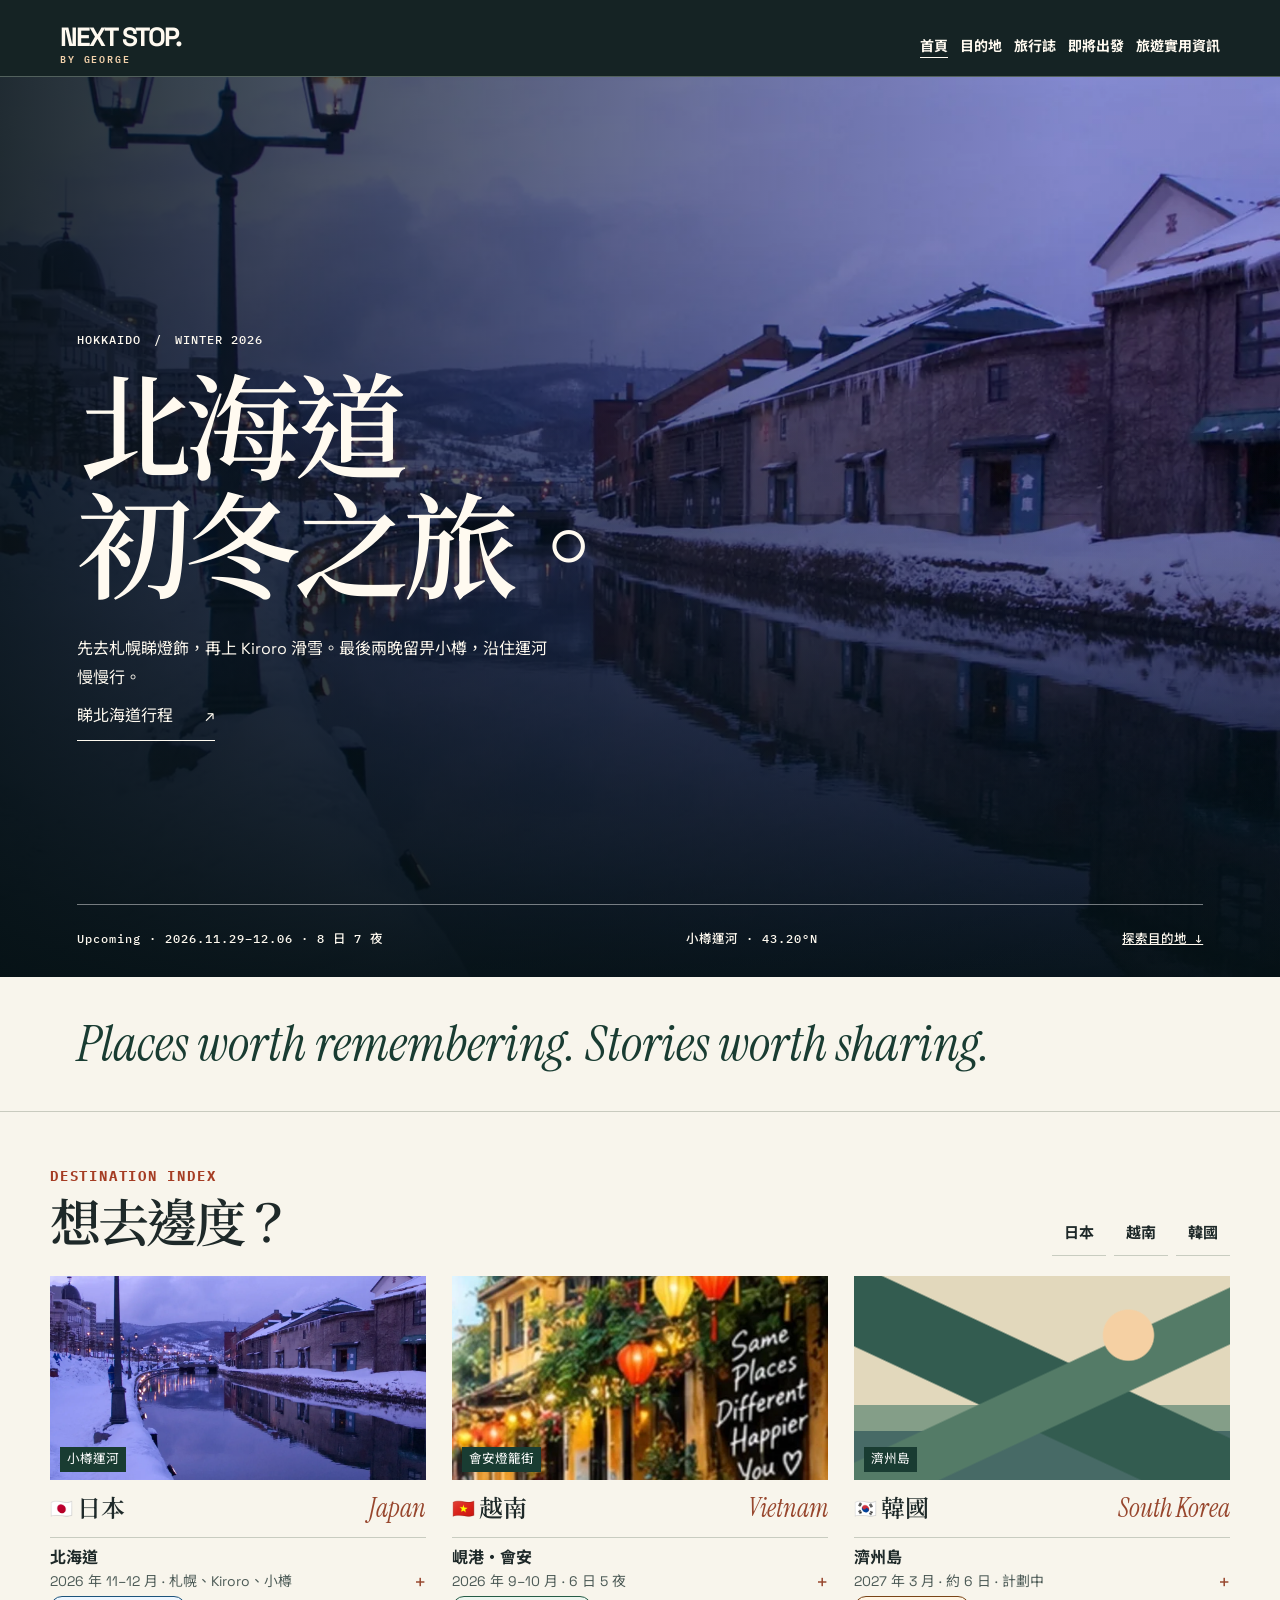
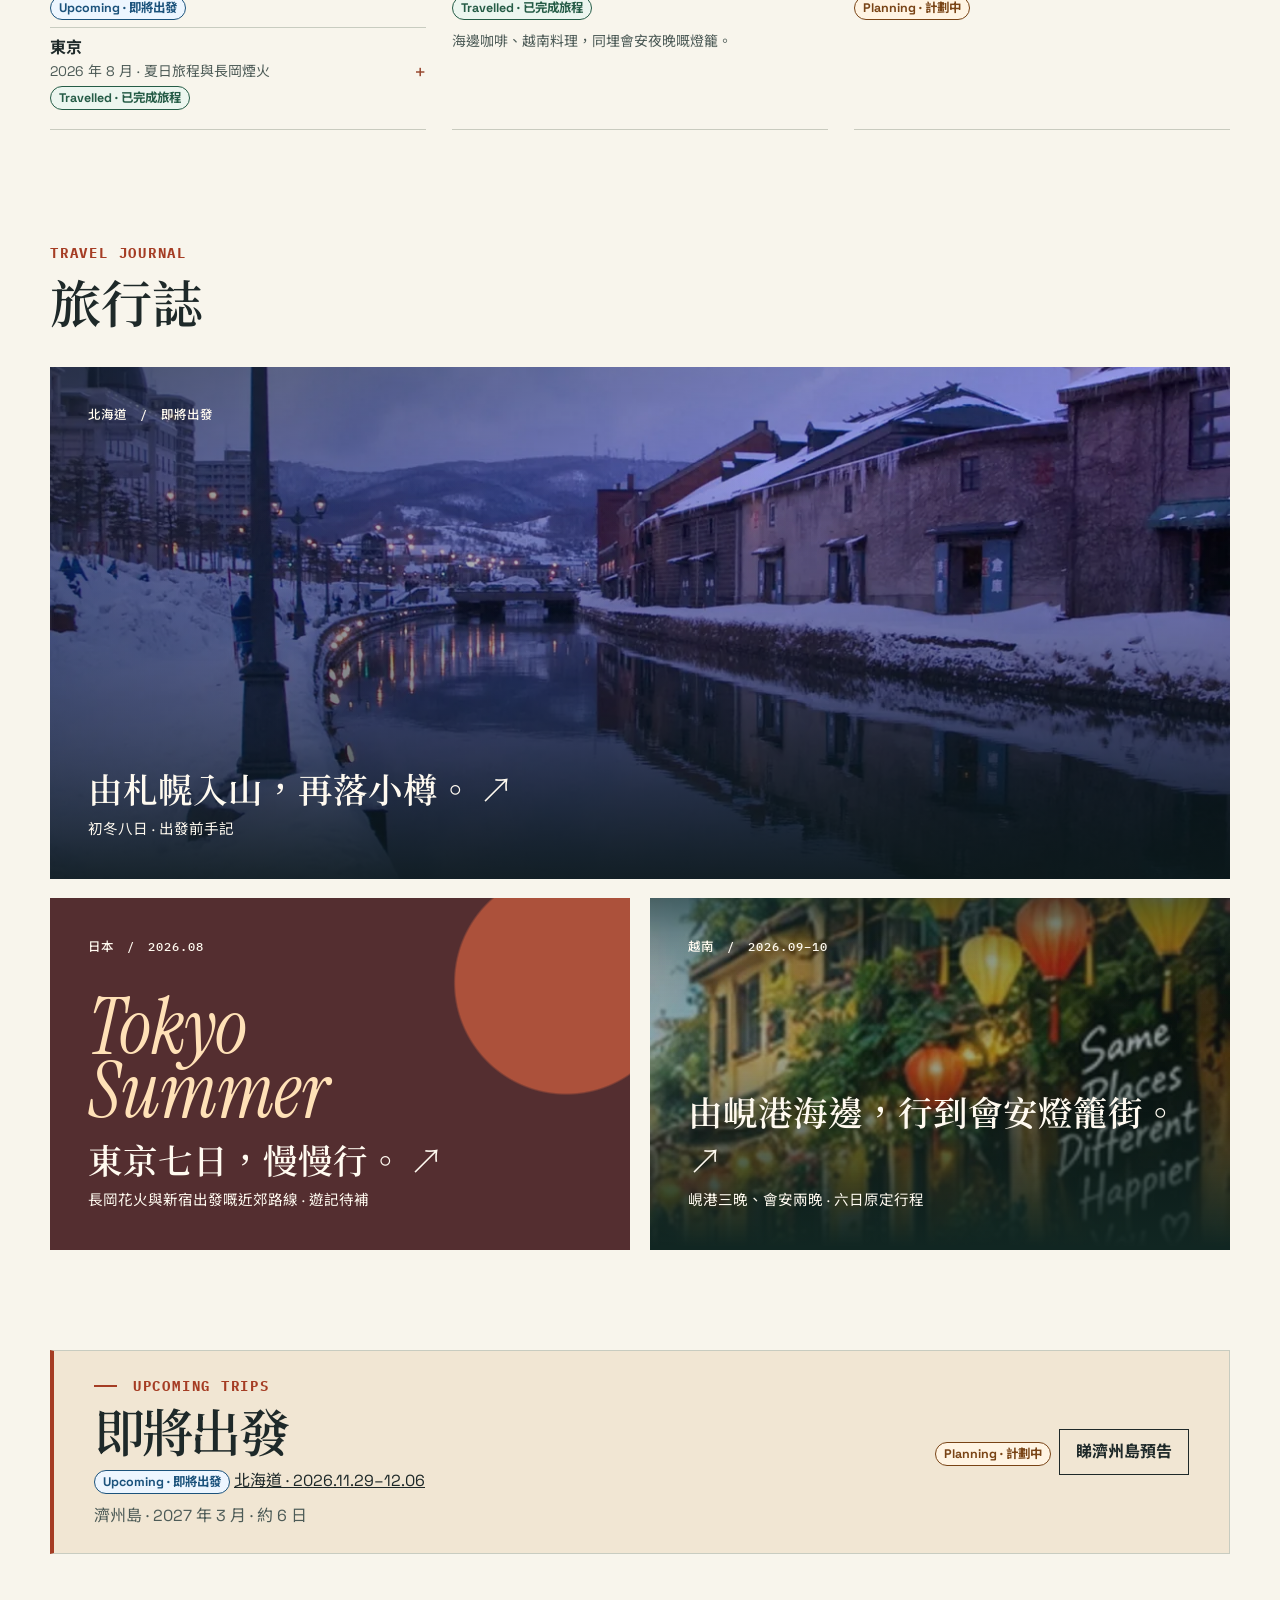
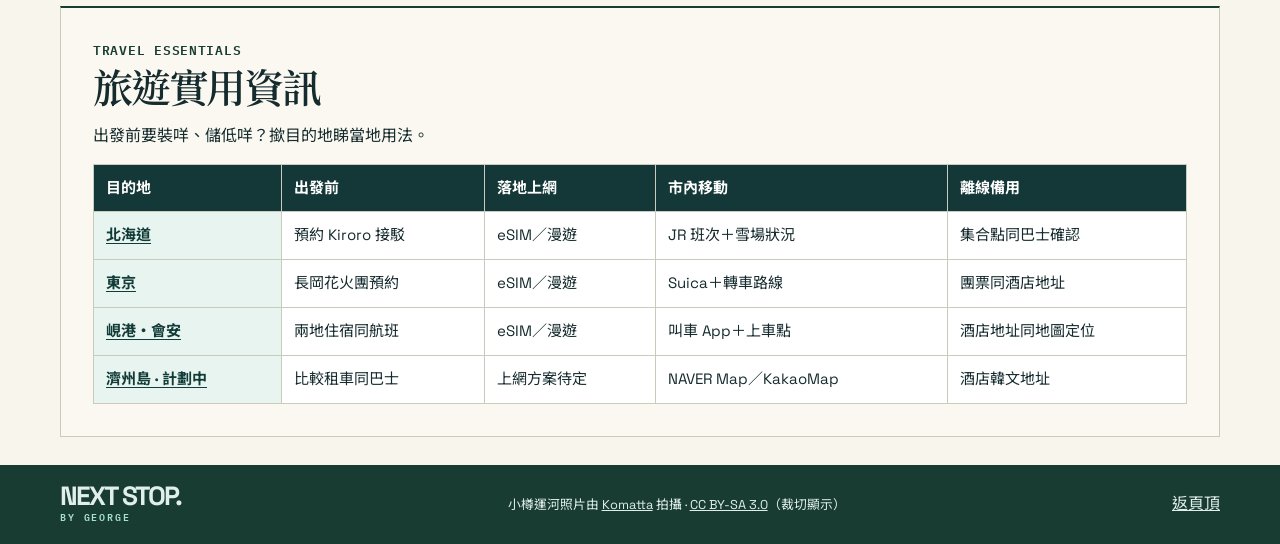
<file: index.html>
<!doctype html>
<html lang="zh-Hant-HK">
<head>
  <meta charset="utf-8">
  <meta name="viewport" content="width=device-width, initial-scale=1">
  <meta name="theme-color" content="#f5f2e9">
  <title>Next Stop by George</title>
  <meta name="description" content="香港出發嘅繁體中文旅行誌。跟 George 睇東京、峴港・會安行程，預覽北海道同濟州島旅程，以及各地旅遊科技實用筆記。">
  <link rel="canonical" href="https://geolhc.github.io/travel-george/">
  <meta property="og:title" content="Next Stop by George">
  <meta property="og:description" content="香港出發嘅繁體中文旅行誌。跟 George 睇東京、峴港・會安行程，預覽北海道同濟州島旅程，以及各地旅遊科技實用筆記。">
  <meta property="og:url" content="https://geolhc.github.io/travel-george/">
  <meta property="og:site_name" content="Next Stop by George">
  <meta property="og:locale" content="zh_HK">
  <meta property="og:type" content="website">
  <meta property="og:image" content="https://geolhc.github.io/travel-george/otaru-canal.webp">
  <meta property="og:image:alt" content="小樽運河初冬景色">
  <meta name="twitter:card" content="summary_large_image">
  <meta name="twitter:title" content="Next Stop by George">
  <meta name="twitter:description" content="香港出發嘅繁體中文旅行誌。跟 George 睇東京、峴港・會安行程，預覽北海道同濟州島旅程，以及各地旅遊科技實用筆記。">
  <meta name="twitter:image" content="https://geolhc.github.io/travel-george/otaru-canal.webp">
  <link rel="preconnect" href="https://fonts.googleapis.com">
  <link rel="preconnect" href="https://fonts.gstatic.com" crossorigin>
  <link rel="stylesheet" href="journal.css">
  <script src="journal.js" defer></script>
<meta name="author" content="George">
  <link href="https://fonts.googleapis.com/css2?family=IBM+Plex+Mono:wght@500;600&amp;family=Instrument+Serif:ital@0;1&amp;family=Noto+Sans+HK:wght@400;600;700&amp;family=Noto+Serif+HK:wght@600;700&amp;family=Space+Grotesk:wght@500;700&amp;display=swap" rel="stylesheet">
  <link rel="stylesheet" href="travel-system.css">
  <link rel="stylesheet" href="cinematic.css">
  <script src="navigation.js" defer></script>
</head>
<body id="top" class="film-home">
  <a class="skip-link" href="#main">跳至主要內容</a>
  <header class="journal-header">
    <div class="frame masthead">
      <a class="brand" href="./"><strong lang="en">NEXT STOP.</strong> <span lang="en">BY GEORGE</span></a>
      <button class="nav-toggle" type="button" aria-expanded="false" aria-controls="site-nav" hidden>選單 <span aria-hidden="true">☰</span></button>
      <nav id="site-nav" aria-label="主選單"><a href="./" aria-current="page">首頁</a><a href="#destinations">目的地</a><a href="#journal">旅行誌</a><a href="#next">即將出發</a><a href="#tech-matrix">旅遊實用資訊</a></nav>
    </div>
  </header>
  <main id="main">
    <section class="film-cover" aria-labelledby="cover-title">
      <img class="film-still" src="otaru-canal.webp" width="1200" height="1800" fetchpriority="high" alt="黃昏嘅小樽運河，倉庫倒映喺水面">
      <div class="film-lead">
        <p class="film-meta" lang="en">HOKKAIDO　/　WINTER 2026</p>
        <h1 id="cover-title">北海道<span>初冬之旅。</span></h1>
        <p>先去札幌睇燈飾，再上 Kiroro 滑雪。最後兩晚留畀小樽，沿住運河慢慢行。</p>
        <a class="film-link" href="hokkaido.html">睇北海道行程 <span aria-hidden="true">↗</span></a>
      </div>
      <div class="film-foot"><span>Upcoming · 2026.11.29–12.06 · 8 日 7 夜</span><span>小樽運河 · 43.20°N</span><a class="scroll-cue" href="#destinations">探索目的地 ↓</a></div>
    </section>
    <p class="film-tagline" lang="en">Places worth remembering. Stories worth sharing.</p>
    <section class="frame directory" id="destinations" aria-labelledby="destination-title">
      <div class="section-top">
        <div><p class="eyebrow">DESTINATION INDEX</p><h2 id="destination-title">想去邊度？</h2></div>
        <nav class="country-nav" aria-label="按國家探索">
          <a href="#japan">日本</a><a href="#vietnam">越南</a><a href="#korea">韓國</a>
        </nav>
      </div>
      <div class="country-grid">
        <section class="country" id="japan" aria-labelledby="japan-title">
          <div class="country-art art-japan" aria-hidden="true"><img src="otaru-canal.webp" alt="" loading="lazy" decoding="async"><span>小樽運河</span></div>
          <div class="country-title"><h3 id="japan-title"><span aria-hidden="true">🇯🇵</span> 日本</h3><span lang="en">Japan</span></div>
          <a class="trip-entry" href="hokkaido.html"><span><strong>北海道</strong><small>2026 年 11–12 月 · 札幌、Kiroro、小樽</small><span class="travel-badge travel-badge--upcoming"><span lang="en">Upcoming</span> · 即將出發</span></span><span class="link-mark" aria-hidden="true">+</span></a>
          <a class="trip-entry" href="archive.html#tokyo"><span><strong>東京</strong><small>2026 年 8 月 · 夏日旅程與長岡煙火</small><span class="travel-badge travel-badge--travelled"><span lang="en">Travelled</span> · 已完成旅程</span></span><span class="link-mark" aria-hidden="true">+</span></a>
        </section>
        <section class="country" id="vietnam" aria-labelledby="vietnam-title">
          <div class="country-art art-vietnam" aria-hidden="true"><img src="hoi-an-lanterns.webp" alt="" loading="lazy" decoding="async"><span>會安燈籠街</span></div>
          <div class="country-title"><h3 id="vietnam-title"><span aria-hidden="true">🇻🇳</span> 越南</h3><span lang="en">Vietnam</span></div>
          <a class="trip-entry" href="da-nang-hoi-an.html"><span><strong>峴港・會安</strong><small>2026 年 9–10 月 · 6 日 5 夜</small><span class="travel-badge travel-badge--travelled"><span lang="en">Travelled</span> · 已完成旅程</span></span><span class="link-mark" aria-hidden="true">+</span></a>
          <p class="country-note">海邊咖啡、越南料理，同埋會安夜晚嘅燈籠。</p>
        </section>
        <section class="country" id="korea" aria-labelledby="korea-title">
          <div class="country-art art-korea" aria-hidden="true"><span>濟州島</span></div>
          <div class="country-title"><h3 id="korea-title"><span aria-hidden="true">🇰🇷</span> 韓國</h3><span lang="en">South Korea</span></div>
          <a class="trip-entry" href="jeju.html"><span><strong>濟州島</strong><small>2027 年 3 月 · 約 6 日 · 計劃中</small><span class="travel-badge travel-badge--planning"><span lang="en">Planning</span> · 計劃中</span></span><span class="link-mark" aria-hidden="true">+</span></a>
        </section>
      </div>
    </section>
    <section class="frame film-chapters" id="journal" aria-labelledby="dispatch-title">
      <p class="eyebrow" lang="en">TRAVEL JOURNAL</p><h2 id="dispatch-title">旅行誌</h2>
      <div class="chapter-pair">
        <a class="chapter-entry winter-print" href="hokkaido.html">
          <img src="otaru-canal.webp" width="1200" height="1800" alt="黃昏嘅小樽運河" loading="lazy" decoding="async">
          <small>北海道　/　即將出發</small><strong>由札幌入山，再落小樽。 ↗</strong>
          <span>初冬八日 · 出發前手記</span>
        </a>
        <a class="chapter-entry summer-print" href="archive.html#tokyo">
          <small>日本　/　2026.08</small><em lang="en">Tokyo<br>Summer</em>
          <strong>東京七日，慢慢行。 ↗</strong><span>長岡花火與新宿出發嘅近郊路線 · 遊記待補</span>
        </a>
        <a class="chapter-entry lantern-print" href="da-nang-hoi-an.html">
          <img src="hoi-an-lanterns.webp" width="480" height="469" loading="lazy" alt="原行程圖嘅會安燈籠街插畫">
          <small>越南　/　2026.09–10</small><strong>由峴港海邊，行到會安燈籠街。 ↗</strong>
          <span>峴港三晚、會安兩晚 · 六日原定行程</span>
        </a>
      </div>
    </section>
    <section class="frame next-stop" id="next" aria-labelledby="next-title">
      <div>
        <p class="eyebrow"><span class="accent-rule"></span> UPCOMING TRIPS</p>
        <h2 id="next-title">即將出發</h2>
        <p><span class="travel-badge travel-badge--upcoming"><span lang="en">Upcoming</span> · 即將出發</span> <a href="hokkaido.html">北海道 · 2026.11.29–12.06</a></p>
        <p>濟州島 · 2027 年 3 月 · 約 6 日</p>
      </div>
      <div class="upcoming-links"><span class="travel-badge travel-badge--planning"><span lang="en">Planning</span> · 計劃中</span> <a class="button button-outline" href="jeju.html">睇濟州島預告</a></div>
    </section>
    <section class="trip-shell tech-matrix" id="tech-matrix" aria-labelledby="matrix-heading">
  <p class="matrix-label" lang="en">TRAVEL ESSENTIALS</p><h2 id="matrix-heading">旅遊實用資訊</h2>
  <p id="matrix-note">出發前要裝咩、儲低咩？撳目的地睇當地用法。</p>
  <div class="matrix-scroll" role="region" aria-labelledby="matrix-heading" tabindex="0">
    <table aria-describedby="matrix-note"><thead><tr><th scope="col">目的地</th><th scope="col">出發前</th><th scope="col">落地上網</th><th scope="col">市內移動</th><th scope="col">離線備用</th></tr></thead><tbody><tr><th scope="row"><a href="hokkaido.html#travel-tech">北海道</a></th><td>預約 Kiroro 接駁</td><td>eSIM／漫遊</td><td>JR 班次＋雪場狀況</td><td>集合點同巴士確認</td></tr><tr><th scope="row"><a href="archive.html#travel-tech">東京</a></th><td>長岡花火團預約</td><td>eSIM／漫遊</td><td>Suica＋轉車路線</td><td>團票同酒店地址</td></tr><tr><th scope="row"><a href="da-nang-hoi-an.html#travel-tech">峴港・會安</a></th><td>兩地住宿同航班</td><td>eSIM／漫遊</td><td>叫車 App＋上車點</td><td>酒店地址同地圖定位</td></tr><tr><th scope="row"><a href="jeju.html#travel-tech">濟州島 · 計劃中</a></th><td>比較租車同巴士</td><td>上網方案待定</td><td>NAVER Map／KakaoMap</td><td>酒店韓文地址</td></tr></tbody></table>
  </div>
</section>
  </main>
  <footer class="george-footer"><div class="trip-shell footer-inner">
      <a class="footer-brand" href="./"><strong lang="en">NEXT STOP.</strong> <span lang="en">BY GEORGE</span></a>
      <small>小樽運河照片由 <a href="https://commons.wikimedia.org/wiki/File:Otaru_Canal_Dusk.jpg">Komatta</a> 拍攝 · <a href="https://creativecommons.org/licenses/by-sa/3.0/">CC BY-SA 3.0</a>（裁切顯示）</small>
      <a href="#top">返頁頂</a>
    </div></footer>
</body>
</html>
</file>
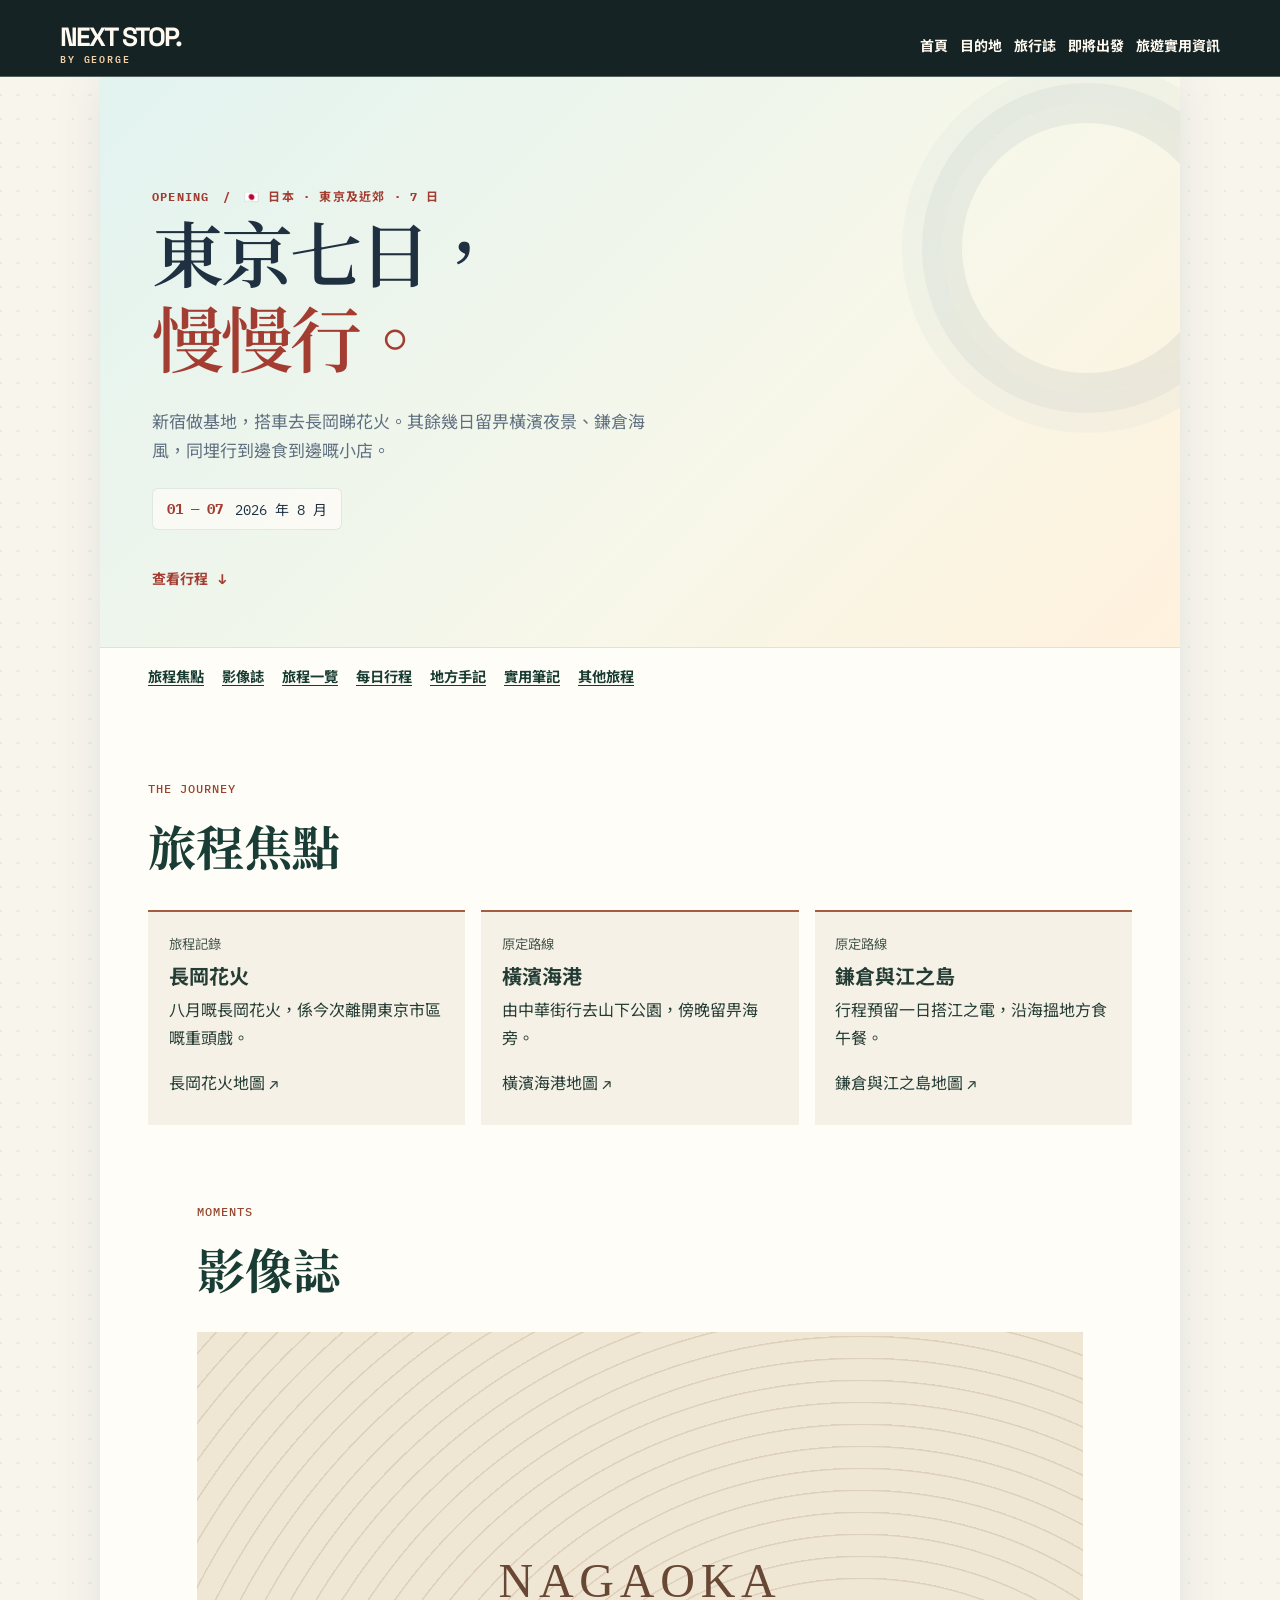
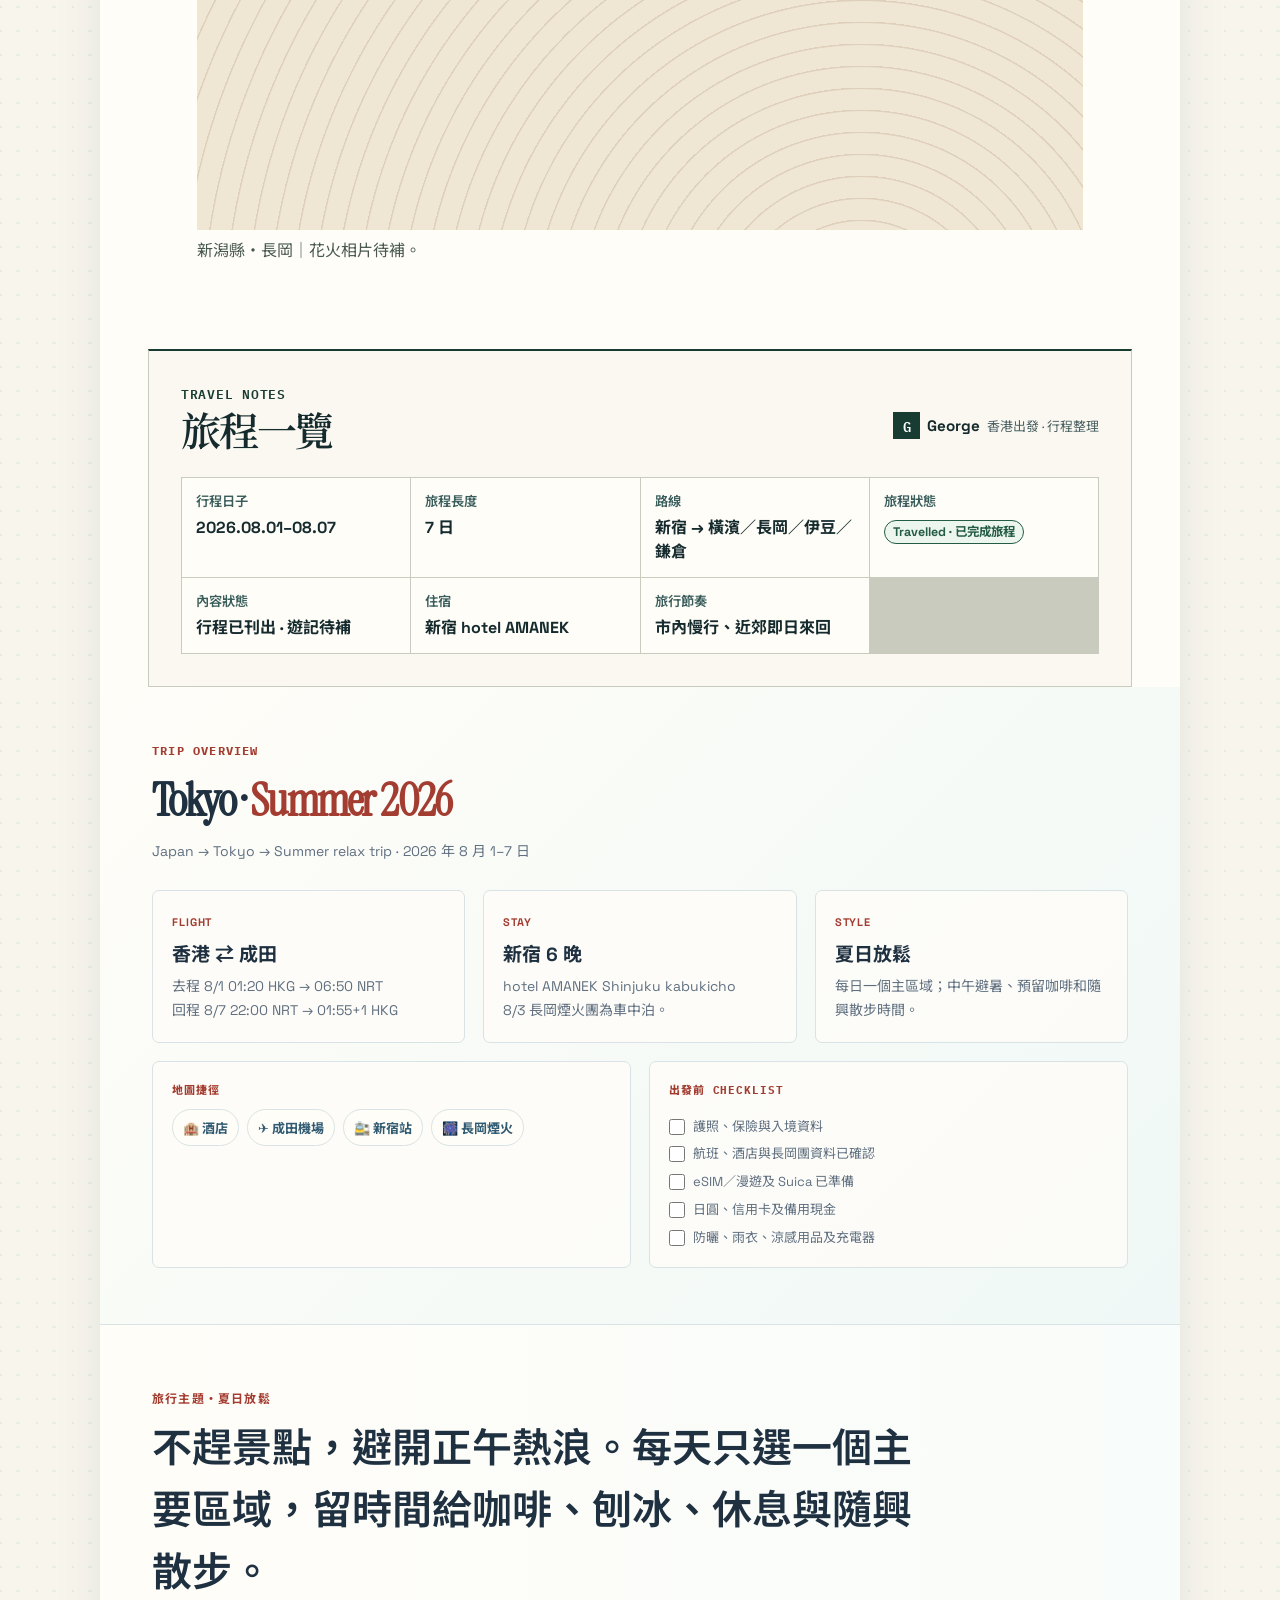
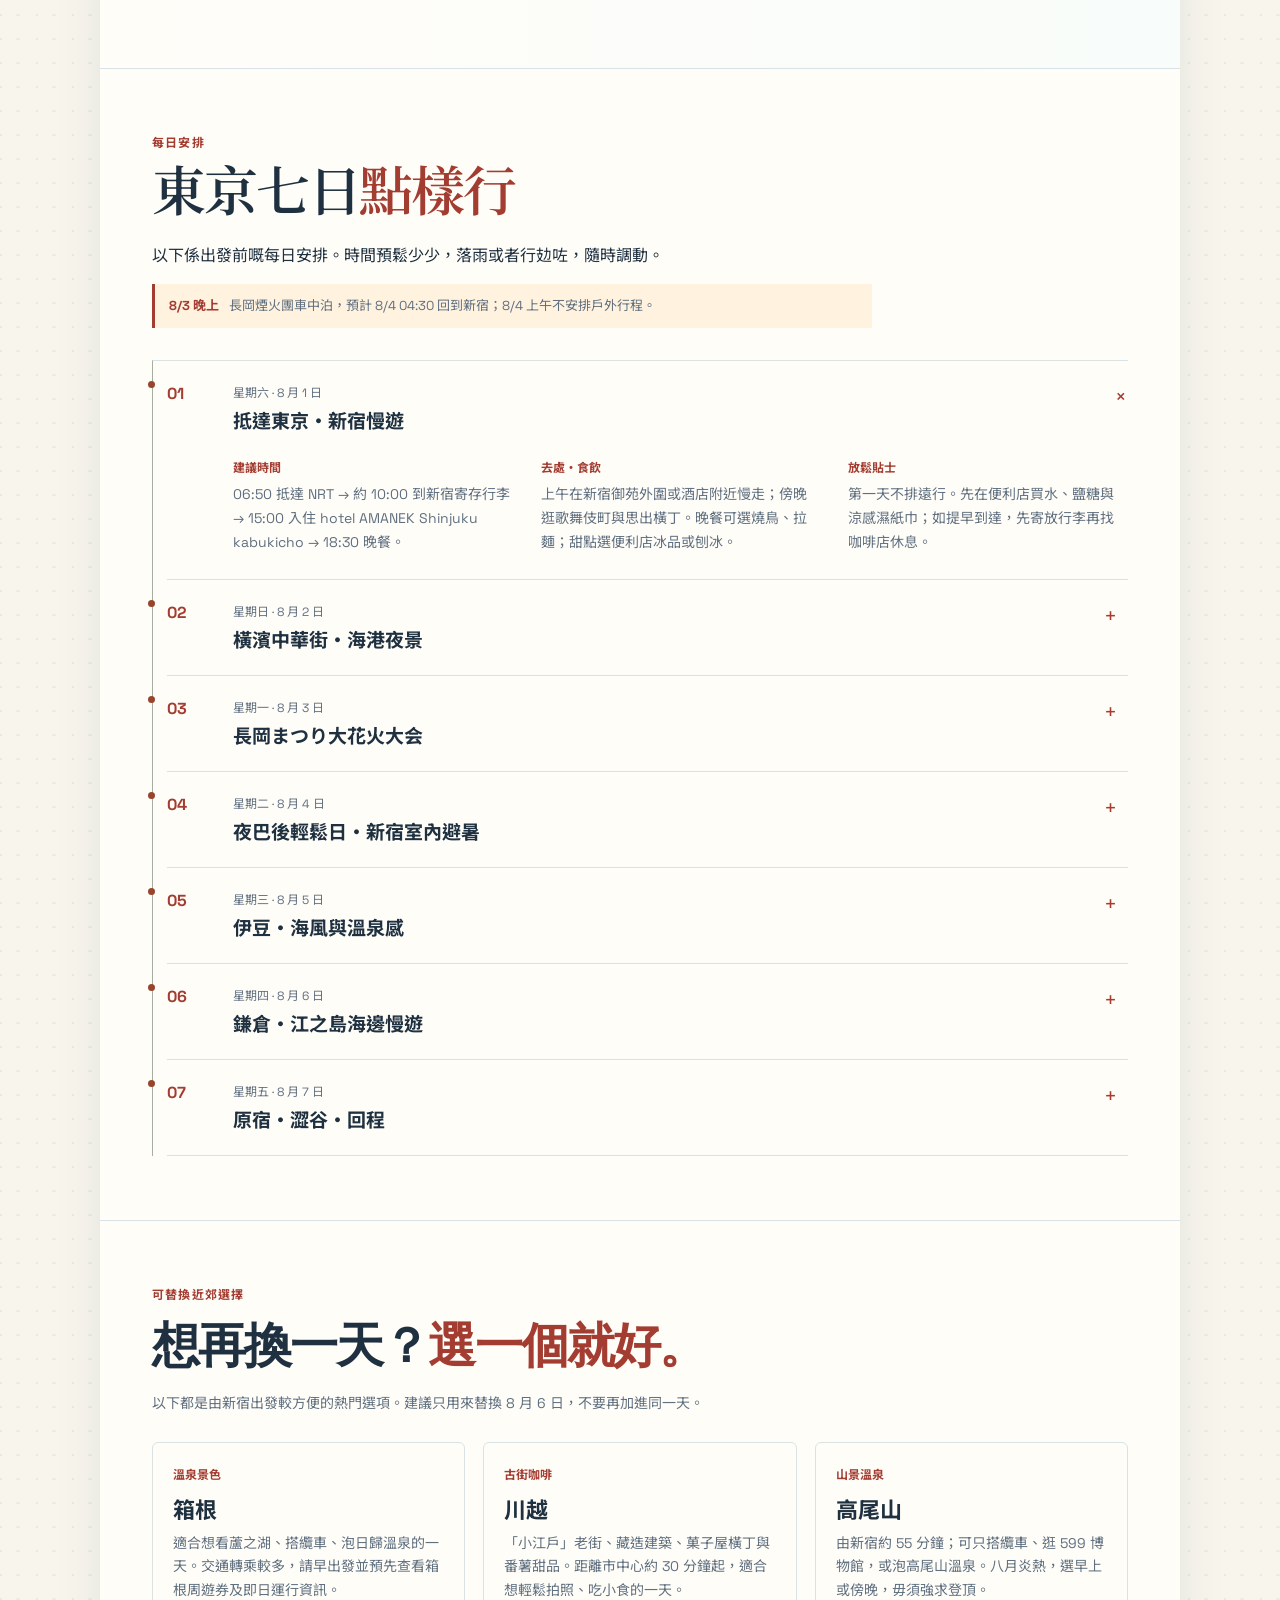
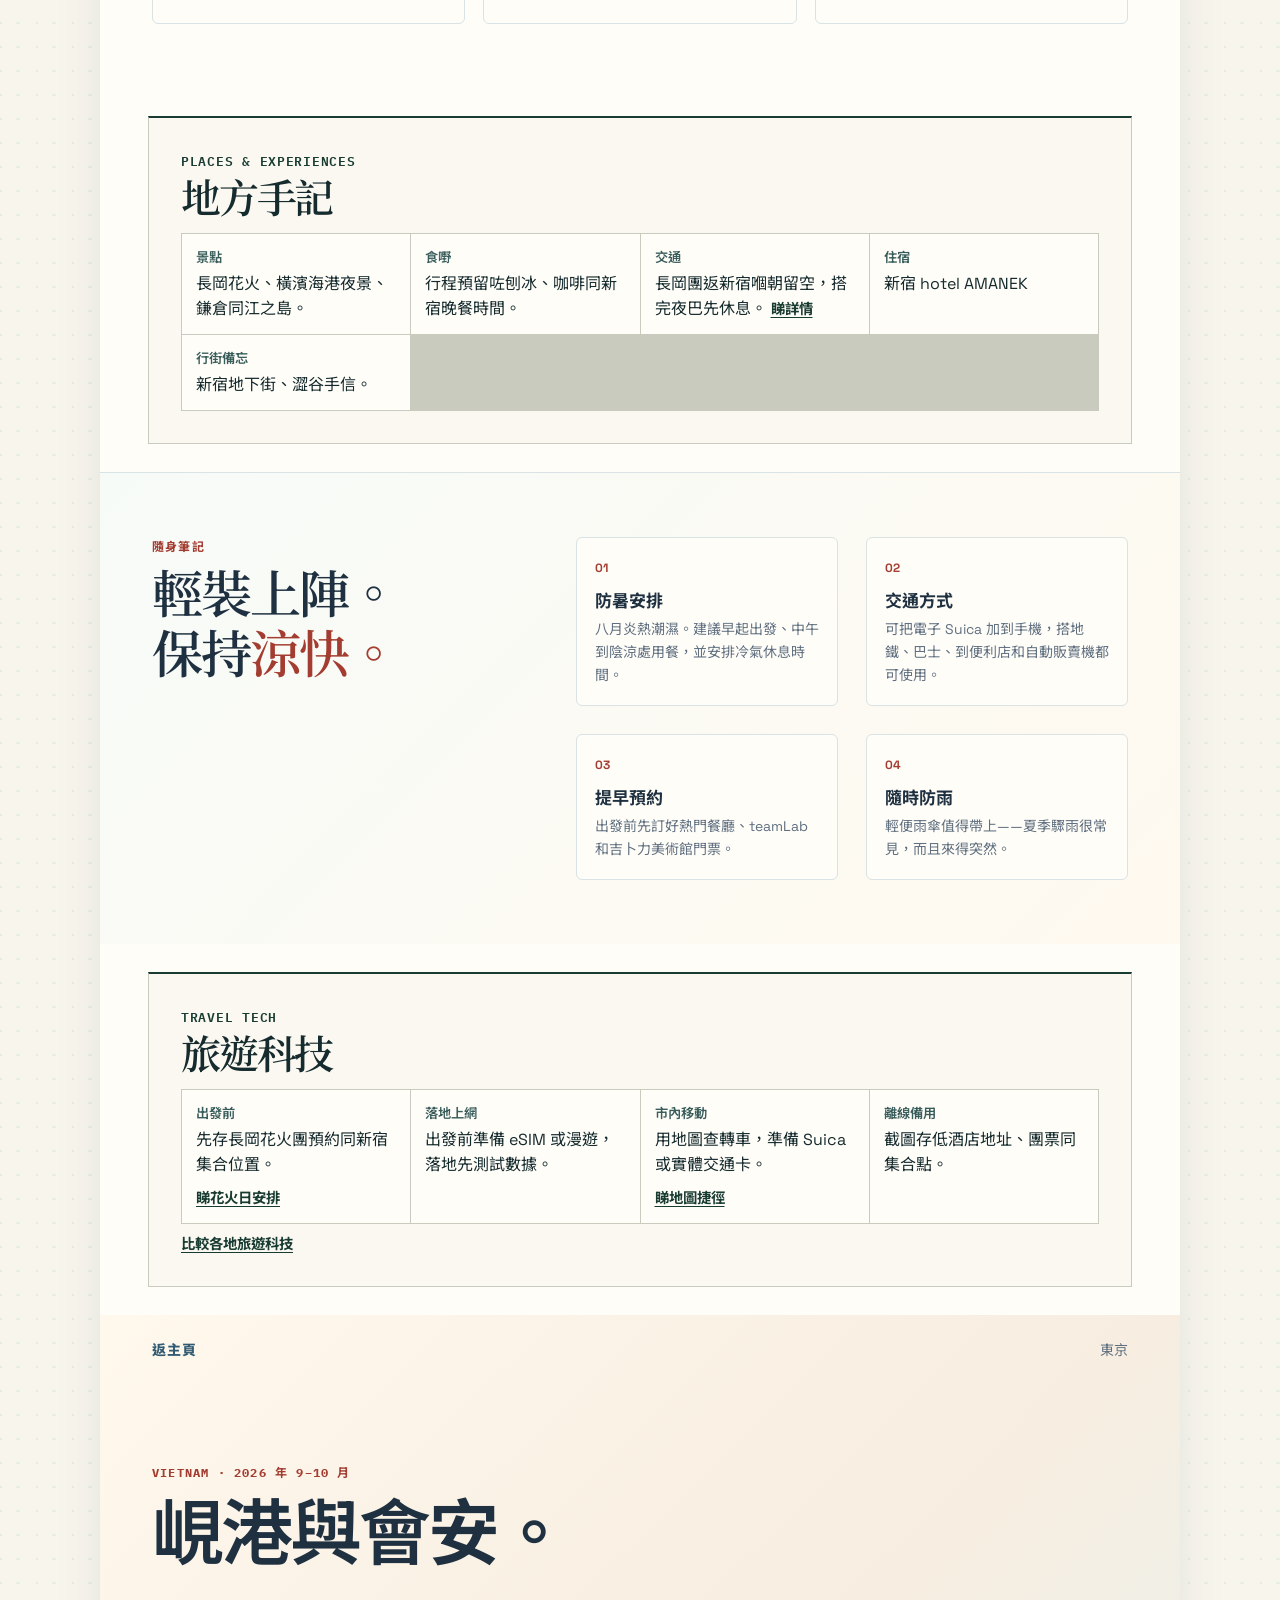
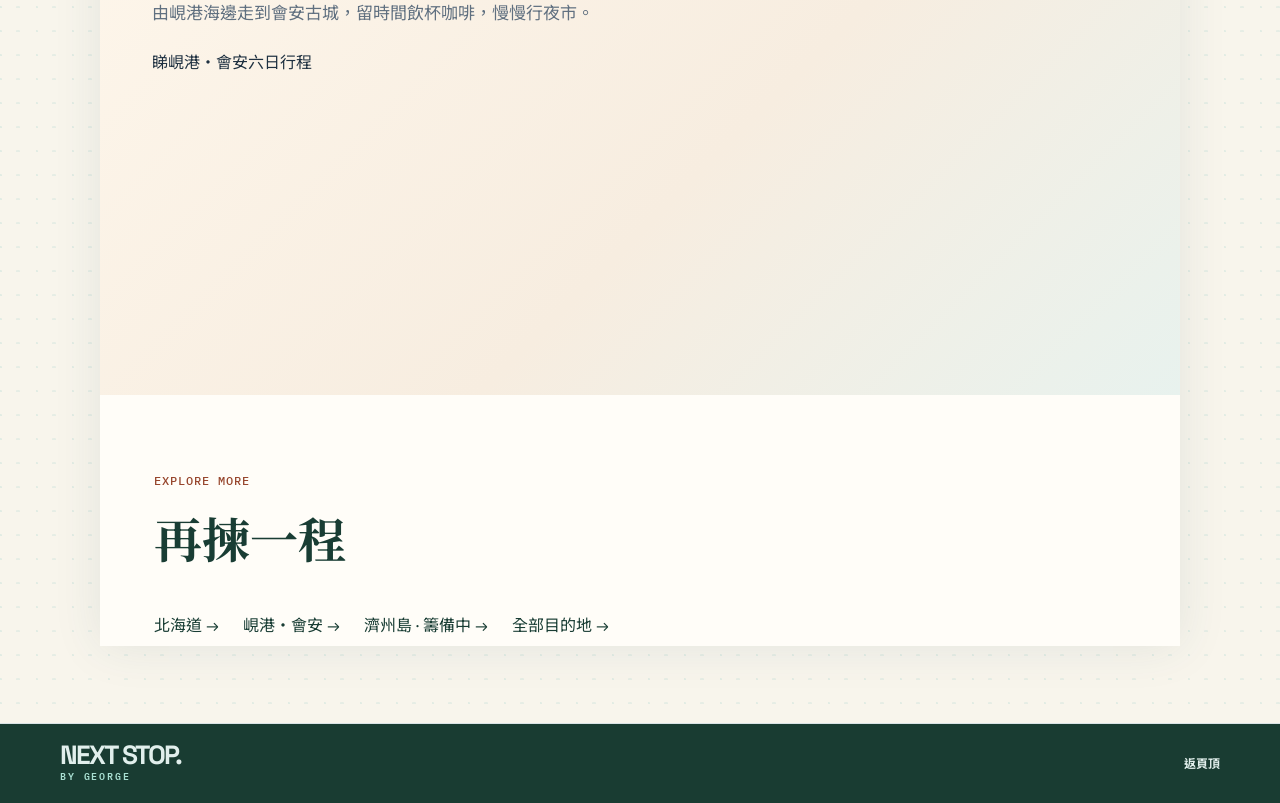
<file: archive.html>
<!doctype html>
<html lang="zh-Hant-HK">
<head>
  <meta charset="UTF-8" />
  <meta name="viewport" content="width=device-width, initial-scale=1.0" />
  <title>東京夏日之旅｜Next Stop by George</title>
  <meta name="description" content="2026 年 8 月東京七日行程，收錄新宿住宿、長岡花火、橫濱及鎌倉路線。旅程已完成，遊記待補。">
  <link rel="canonical" href="https://geolhc.github.io/travel-george/archive.html">
  <meta property="og:title" content="東京夏日之旅｜Next Stop by George">
  <meta property="og:description" content="2026 年 8 月東京七日行程，收錄新宿住宿、長岡花火、橫濱及鎌倉路線。旅程已完成，遊記待補。">
  <meta property="og:url" content="https://geolhc.github.io/travel-george/archive.html">
  <meta property="og:site_name" content="Next Stop by George">
  <meta property="og:locale" content="zh_HK">
  <meta property="og:type" content="article">
  <meta property="og:image" content="https://geolhc.github.io/travel-george/journal-cover.png">
  <meta property="og:image:alt" content="Next Stop by George 旅行誌刊頭">
  <meta name="twitter:image" content="https://geolhc.github.io/travel-george/journal-cover.png">
  <meta name="twitter:card" content="summary_large_image">
  <meta name="twitter:title" content="東京夏日之旅｜Next Stop by George">
  <meta name="twitter:description" content="2026 年 8 月東京七日行程，收錄新宿住宿、長岡花火、橫濱及鎌倉路線。旅程已完成，遊記待補。">
  <link rel="preconnect" href="https://fonts.googleapis.com">
  <link rel="preconnect" href="https://fonts.gstatic.com" crossorigin>
  <link rel="stylesheet" href="styles.css" />
<link rel="stylesheet" href="masthead.css"><meta name="author" content="George">
  <link href="https://fonts.googleapis.com/css2?family=IBM+Plex+Mono:wght@500;600&amp;family=Instrument+Serif:ital@0;1&amp;family=Noto+Sans+HK:wght@400;600;700&amp;family=Noto+Serif+HK:wght@600;700&amp;family=Space+Grotesk:wght@500;700&amp;display=swap" rel="stylesheet">
  <link rel="stylesheet" href="travel-system.css">
<link rel="stylesheet" href="destination-journal.css">
  <link rel="stylesheet" href="cinematic.css">
  <script src="navigation.js" defer></script>
</head>
<body id="top">
  <a class="skip-link" href="#main">跳至主要內容</a>
  <header class="journal-header">
    <div class="frame masthead">
      <a class="brand" href="./"><strong lang="en">NEXT STOP.</strong> <span lang="en">BY GEORGE</span></a>
      <button class="nav-toggle" type="button" aria-expanded="false" aria-controls="site-nav" hidden>選單 <span aria-hidden="true">☰</span></button>
      <nav id="site-nav" aria-label="主選單"><a href="./">首頁</a><a href="./#destinations">目的地</a><a href="./#journal">旅行誌</a><a href="./#next">即將出發</a><a href="./#tech-matrix">旅遊實用資訊</a></nav>
    </div>
  </header>
  <main id="main" tabindex="-1">
    <div>
    <div id="japan">
    <div id="tokyo">
    <section class="hero" id="tokyo-trip">
      <div class="hero-copy">
        <p class="eyebrow">OPENING　/　🇯🇵 日本 · 東京及近郊 · 7 日</p>
        <h1>東京七日，<br><em>慢慢行。</em></h1>
        <p class="lede">新宿做基地，搭車去長岡睇花火。其餘幾日留畀橫濱夜景、鎌倉海風，同埋行到邊食到邊嘅小店。</p>
        <div class="dates"><strong>01 — 07</strong><span>2026 年 8 月</span></div>
      </div>
      <div class="sun"></div><div class="skyline" aria-hidden="true"></div>
      <div class="vertical">35.6762° N · 139.6503° E</div>
      <a class="scroll" href="#plan">查看行程 <span>↓</span></a>
    </section>

    <div class="trip-shell">
  <nav class="trip-index" aria-label="行程目錄"><a href="#highlights">旅程焦點</a><a href="#photo-stories">影像誌</a><a href="#trip-brief">旅程一覽</a><a href="#plan">每日行程</a><a href="#trip-picks">地方手記</a><a href="#notes">實用筆記</a><a href="#explore">其他旅程</a></nav>
<section class="journal-spread" id="highlights"><p class="chapter-label" lang="en">THE JOURNEY</p><h2>旅程焦點</h2><div class="journal-cards"><article class="journal-card"><small>旅程記錄</small><h3>長岡花火</h3><p>八月嘅長岡花火，係今次離開東京市區嘅重頭戲。</p><a href="https://www.google.com/maps/search/?api=1&amp;query=Nagaoka+Fireworks+Festival">長岡花火地圖 ↗</a></article><article class="journal-card"><small>原定路線</small><h3>橫濱海港</h3><p>由中華街行去山下公園，傍晚留畀海旁。</p><a href="https://www.google.com/maps/search/?api=1&amp;query=Yamashita+Park+Yokohama">橫濱海港地圖 ↗</a></article><article class="journal-card"><small>原定路線</small><h3>鎌倉與江之島</h3><p>行程預留一日搭江之電，沿海搵地方食午餐。</p><a href="https://www.google.com/maps/search/?api=1&amp;query=Enoshima+Station">鎌倉與江之島地圖 ↗</a></article></div></section>
<section class="journal-spread journal-outer" id="photo-stories"><p class="chapter-label" lang="en">MOMENTS</p><h2>影像誌</h2><div class="journal-gallery"><figure><div class="journal-plate" aria-hidden="true">NAGAOKA</div><figcaption class="journal-caption">新潟縣・長岡｜花火相片待補。</figcaption></figure></div></section>
  <section class="trip-brief" id="trip-brief" aria-labelledby="brief-heading">
    <div class="brief-heading"><div><p class="matrix-label" lang="en">TRAVEL NOTES</p><h2 id="brief-heading">旅程一覽</h2></div><p class="george-byline"><span>G</span><b lang="en">George</b><small>香港出發 · 行程整理</small></p></div>
    <dl class="trip-stats"><div><dt>行程日子</dt><dd>2026.08.01–08.07</dd></div><div><dt>旅程長度</dt><dd>7 日</dd></div><div><dt>路線</dt><dd>新宿 → 橫濱／長岡／伊豆／鎌倉</dd></div><div><dt>旅程狀態</dt><dd><span class="travel-badge travel-badge--travelled"><span lang="en">Travelled</span> · 已完成旅程</span></dd></div><div><dt>內容狀態</dt><dd>行程已刊出 · 遊記待補</dd></div><div><dt>住宿</dt><dd>新宿 hotel AMANEK</dd></div><div><dt>旅行節奏</dt><dd>市內慢行、近郊即日來回</dd></div></dl>
  </section>
</div>
    <section class="trip-overview" id="overview">
      <div class="overview-heading"><div><p class="eyebrow">Trip Overview</p><h2>Tokyo · <em>Summer 2026</em></h2><p>Japan → Tokyo → Summer relax trip · 2026 年 8 月 1–7 日</p></div></div>
      <div class="overview-grid">
        <article><span>FLIGHT</span><h3>香港 ⇄ 成田</h3><p>去程 8/1 01:20 HKG → 06:50 NRT<br>回程 8/7 22:00 NRT → 01:55+1 HKG</p></article>
        <article><span>STAY</span><h3>新宿 6 晚</h3><p>hotel AMANEK Shinjuku kabukicho<br>8/3 長岡煙火團為車中泊。</p></article>
        <article><span>STYLE</span><h3>夏日放鬆</h3><p>每日一個主區域；中午避暑、預留咖啡和隨興散步時間。</p></article>
      </div>
      <div class="trip-tools">
        <div class="map-tools"><p class="eyebrow">地圖捷徑</p><div><a href="https://www.google.com/maps/search/?api=1&query=hotel+AMANEK+Shinjuku+Kabukicho" target="_blank" rel="noopener">🏨 酒店</a><a href="https://www.google.com/maps/search/?api=1&query=Narita+International+Airport" target="_blank" rel="noopener">✈️ 成田機場</a><a href="https://www.google.com/maps/search/?api=1&query=Shinjuku+Station" target="_blank" rel="noopener">🚉 新宿站</a><a href="https://www.google.com/maps/search/?api=1&query=Nagaoka+Fireworks+Festival" target="_blank" rel="noopener">🎆 長岡煙火</a></div></div>
        <div class="trip-checklist"><p class="eyebrow">出發前 checklist</p><label><input type="checkbox" data-checklist-key="tokyo-passport" /> 護照、保險與入境資料</label><label><input type="checkbox" data-checklist-key="tokyo-flight" /> 航班、酒店與長岡團資料已確認</label><label><input type="checkbox" data-checklist-key="tokyo-transport" /> eSIM／漫遊及 Suica 已準備</label><label><input type="checkbox" data-checklist-key="tokyo-money" /> 日圓、信用卡及備用現金</label><label><input type="checkbox" data-checklist-key="tokyo-summer" /> 防曬、雨衣、涼感用品及充電器</label></div>
      </div>
    </section>

    <section class="intro"><p class="eyebrow">旅行主題・夏日放鬆</p><p class="large">不趕景點，避開正午熱浪。每天只選一個主要區域，留時間給咖啡、刨冰、休息與隨興散步。</p></section>

    <section class="plan" id="plan">
      <header><p class="eyebrow">每日安排</p><h2>東京七日<em>點樣行</em></h2><p>以下係出發前嘅每日安排。時間預鬆少少，落雨或者行攰咗，隨時調動。</p><div class="quick-note"><b>8/3 晚上</b><span>長岡煙火團車中泊，預計 8/4 04:30 回到新宿；8/4 上午不安排戶外行程。</span></div></header>
      <div class="days">
        <details class="day" name="tokyo-days" open><summary><span class="number">01</span><span><small>星期六 · 8 月 1 日</small><b>抵達東京・新宿慢遊</b></span><i aria-hidden="true">+</i></summary><div class="details"><div><span>建議時間</span><p>06:50 抵達 NRT → 約 10:00 到新宿寄存行李 → 15:00 入住 hotel AMANEK Shinjuku kabukicho → 18:30 晚餐。</p></div><div><span>去處・食飲</span><p>上午在新宿御苑外圍或酒店附近慢走；傍晚逛歌舞伎町與思出橫丁。晚餐可選燒鳥、拉麵；甜點選便利店冰品或刨冰。</p></div><div><span>放鬆貼士</span><p>第一天不排遠行。先在便利店買水、鹽糖與涼感濕紙巾；如提早到達，先寄放行李再找咖啡店休息。</p></div></div></details>
        <details class="day" name="tokyo-days"><summary><span class="number">02</span><span><small>星期日 · 8 月 2 日</small><b>橫濱中華街・海港夜景</b></span><i aria-hidden="true">+</i></summary><div class="details"><div><span>建議時間</span><p>10:00 從新宿出發 → 11:30 到橫濱中華街 → 15:30 山下公園／紅磚倉庫 → 18:30 回新宿。</p></div><div><span>去處・食飲</span><p>中華街可吃小籠包、燒賣、叉燒包與杏仁軟雪糕；避暑時到橫濱媽咪塔或咖啡店。傍晚選山下公園、港未來或紅磚倉庫看海風與夜景。</p></div><div><span>放鬆貼士</span><p>中華街店舖超過 600 間，別排太多餐廳；先選一間正餐，再挑兩款小食分享。海邊較舒服，但午後仍要補水和防曬。</p></div></div></details>
        <details class="day" name="tokyo-days"><summary><span class="number">03</span><span><small>星期一 · 8 月 3 日</small><b>長岡まつり大花火大会</b></span><i aria-hidden="true">+</i></summary><div class="details"><div><span>建議時間</span><p>10:50 在新宿 Island Tower LOVE 雕塑前集合，11:00 巴士出發；19:20–21:10 煙火；21:45–22:00 離場後車中泊。</p></div><div><span>去處・食飲</span><p>重點是左岸有椅觀賞席與壓軸煙火。午餐、晚餐需自行準備；集合前可在新宿站買飯糰、三文治、茶與運動飲品。</p></div><div><span>放鬆貼士</span><p>穿透氣衣物、舒適鞋；帶雨衣（不要雨傘）、手電筒、防蚊用品、薄外套與充電器。由停車場步行至座位可能約 30–40 分鐘。<a class="tour-link" href="https://www.dreamjourney.jp/dj_wds/details?XCD=836887&amp;HEAD=00&amp;CODE1=53&amp;CODE2=110H&amp;CODE3=H2" target="_blank" rel="noopener">查看一日團詳情 ↗</a></p></div></div></details>
        <details class="day" name="tokyo-days"><summary><span class="number">04</span><span><small>星期二 · 8 月 4 日</small><b>夜巴後輕鬆日・新宿室內避暑</b></span><i aria-hidden="true">+</i></summary><div class="details"><div><span>建議時間</span><p>約 04:30 回新宿 → 先到 hotel AMANEK 寄存行李（不安排睡覺）→ 08:00 早餐 → 10:00–16:00 室內慢遊 → 約 16:00 辦理入住。</p></div><div><span>去處・食飲</span><p>首選新宿站地下街、LUMINE／伊勢丹百貨、書店與咖啡店；午餐吃冷蕎麥麵、鰻魚飯或百貨地下美食。精神夠才傍晚到東京都廳看夜景。</p></div><div><span>放鬆貼士</span><p>夜巴後避免另排遠郊與長時間步行。可帶頸枕、眼罩和薄外套，找有座位的咖啡店分段休息；這天重點是清醒地過渡到酒店入住。</p></div></div></details>
        <details class="day" name="tokyo-days"><summary><span class="number">05</span><span><small>星期三 · 8 月 5 日</small><b>伊豆・海風與溫泉感</b></span><i aria-hidden="true">+</i></summary><div class="details"><div><span>建議時間</span><p>07:30 出發 → 約 10:00 到熱海／伊豆高原一帶 → 16:30 開始回程 → 約 19:00 回新宿。實際車次請出發前確認。</p></div><div><span>去處・食飲</span><p>以「熱海商店街＋海邊散步」或「伊豆高原＋城崎海岸」二選一，避免趕路。可揀海鮮丼、金目鯛、溫泉饅頭與柑橘甜品。</p></div><div><span>放鬆貼士</span><p>伊豆範圍很大，這天只選一個區域；若想泡湯，先找可日歸入浴的設施並帶毛巾。海邊日照強，帽子與防曬必備。</p></div></div></details>
        <details class="day" name="tokyo-days"><summary><span class="number">06</span><span><small>星期四 · 8 月 6 日</small><b>鎌倉・江之島海邊慢遊</b></span><i aria-hidden="true">+</i></summary><div class="details"><div><span>建議時間</span><p>08:00 從新宿出發 → 09:30 鎌倉站 → 10:00 長谷寺／鎌倉大佛 → 13:00 江之島午餐 → 17:30 回新宿。</p></div><div><span>去處・食飲</span><p>長谷寺與鎌倉大佛選一至兩處即可；下午乘江之電到江之島看海。吃吻仔魚丼、海鮮、抹茶刨冰或江之島汽水。</p></div><div><span>放鬆貼士</span><p>炎熱日子避免爬上江之島展望台，改在海邊咖啡店休息。江之電與熱門寺院可能排隊，早出發並預留站內轉乘時間。</p></div></div></details>
        <details class="day" name="tokyo-days"><summary><span class="number">07</span><span><small>星期五 · 8 月 7 日</small><b>原宿・澀谷・回程</b></span><i aria-hidden="true">+</i></summary><div class="details"><div><span>建議時間</span><p>10:00 退房及寄行李 → 10:30 明治神宮 → 13:00 表參道／澀谷午餐 → 16:30 取行李 → 約 17:30 前往 NRT → 22:00 起飛。</p></div><div><span>去處・食飲</span><p>明治神宮走樹蔭路、表參道找咖啡與甜品、澀谷買手信。午餐可選蕎麥麵、壽司或百貨地下美食；最後在機場買東京香蕉與伴手禮。</p></div><div><span>放鬆貼士</span><p>起飛前請預留至少 3 小時到成田；下午不再排需要排隊的景點。22:00 由 NRT 出發，翌日 01:55 抵達香港。</p></div></div></details>
      </div>
    </section>

    <section class="alternatives">
      <p class="eyebrow">可替換近郊選擇</p>
      <h2>想再換一天？<em>選一個就好。</em></h2>
      <p class="alternative-intro">以下都是由新宿出發較方便的熱門選項。建議只用來替換 8 月 6 日，不要再加進同一天。</p>
      <div class="alternative-grid">
        <article><span>溫泉景色</span><h3>箱根</h3><p>適合想看蘆之湖、搭纜車、泡日歸溫泉的一天。交通轉乘較多，請早出發並預先查看箱根周遊券及即日運行資訊。</p></article>
        <article><span>古街咖啡</span><h3>川越</h3><p>「小江戶」老街、藏造建築、菓子屋橫丁與番薯甜品。距離市中心約 30 分鐘起，適合想輕鬆拍照、吃小食的一天。</p></article>
        <article><span>山景溫泉</span><h3>高尾山</h3><p>由新宿約 55 分鐘；可只搭纜車、逛 599 博物館，或泡高尾山溫泉。八月炎熱，選早上或傍晚，毋須強求登頂。</p></article>
      </div>
    </section>

    <section class="trip-module trip-shell" id="trip-picks" aria-labelledby="picks-heading">
  <p class="matrix-label" lang="en">PLACES &amp; EXPERIENCES</p><h2 id="picks-heading">地方手記</h2>
  <dl class="trip-stats picks-stats"><div><dt>景點</dt><dd>長岡花火、橫濱海港夜景、鎌倉同江之島。</dd></div><div><dt>食嘢</dt><dd>行程預留咗刨冰、咖啡同新宿晚餐時間。</dd></div><div><dt>交通</dt><dd>長岡團返新宿嗰朝留空，搭完夜巴先休息。 <a href="#plan">睇詳情</a></dd></div><div><dt>住宿</dt><dd>新宿 hotel AMANEK</dd></div><div><dt>行街備忘</dt><dd>新宿地下街、澀谷手信。</dd></div></dl>
</section>
    <section class="notes" id="notes"><div><p class="eyebrow">隨身筆記</p><h2>輕裝上陣。<br>保持<em>涼快。</em></h2></div><div class="note-grid"><article><span>01</span><h3>防暑安排</h3><p>八月炎熱潮濕。建議早起出發、中午到陰涼處用餐，並安排冷氣休息時間。</p></article><article><span>02</span><h3>交通方式</h3><p>可把電子 Suica 加到手機，搭地鐵、巴士、到便利店和自動販賣機都可使用。</p></article><article><span>03</span><h3>提早預約</h3><p>出發前先訂好熱門餐廳、teamLab 和吉卜力美術館門票。</p></article><article><span>04</span><h3>隨時防雨</h3><p>輕便雨傘值得帶上——夏季驟雨很常見，而且來得突然。</p></article></div></section>
    </div>

    </div>
    <section class="trip-module trip-shell" id="travel-tech" aria-labelledby="tech-heading">
  <p class="matrix-label" lang="en">TRAVEL TECH</p><h2 id="tech-heading">旅遊科技</h2>
  <dl class="trip-stats tech-stats"><div><dt>出發前</dt><dd>先存長岡花火團預約同新宿集合位置。<p><a href="#plan">睇花火日安排</a></p></dd></div><div><dt>落地上網</dt><dd>出發前準備 eSIM 或漫遊，落地先測試數據。</dd></div><div><dt>市內移動</dt><dd>用地圖查轉車，準備 Suica 或實體交通卡。<p><a href="#overview">睇地圖捷徑</a></p></dd></div><div><dt>離線備用</dt><dd>截圖存低酒店地址、團票同集合點。</dd></div></dl>
  <p class="matrix-crosslink"><a href="./#tech-matrix">比較各地旅遊科技</a></p>
</section>
    <section class="vietnam-trip" id="vietnam" aria-labelledby="vietnam-title">
      <nav aria-label="越南旅程"><a class="brand" href="./">返主頁</a><div><a href="#tokyo">東京</a></div></nav>
      <p class="eyebrow">VIETNAM · 2026 年 9–10 月</p>
      <h2 id="vietnam-title">峴港與會安。</h2>
      <p class="lede">由峴港海邊走到會安古城，留時間飲杯咖啡，慢慢行夜市。</p>
      <p><a href="da-nang-hoi-an.html">睇峴港・會安六日行程</a></p>
    </section>
    </div>
  <section class="journal-spread journal-outer" id="explore"><p class="chapter-label" lang="en">EXPLORE MORE</p><h2>再揀一程</h2><div class="journal-more"><a href="hokkaido.html">北海道 →</a><a href="da-nang-hoi-an.html">峴港・會安 →</a><a href="jeju.html">濟州島 · 籌備中 →</a><a href="./#destinations">全部目的地 →</a></div></section></main>
  <footer class="george-footer"><div class="trip-shell footer-inner">
      <a class="footer-brand" href="./"><strong lang="en">NEXT STOP.</strong> <span lang="en">BY GEORGE</span></a>
      
      <a href="#top">返頁頂</a>
    </div></footer>
  <script src="script.js"></script>
</body>
</html>
</file>
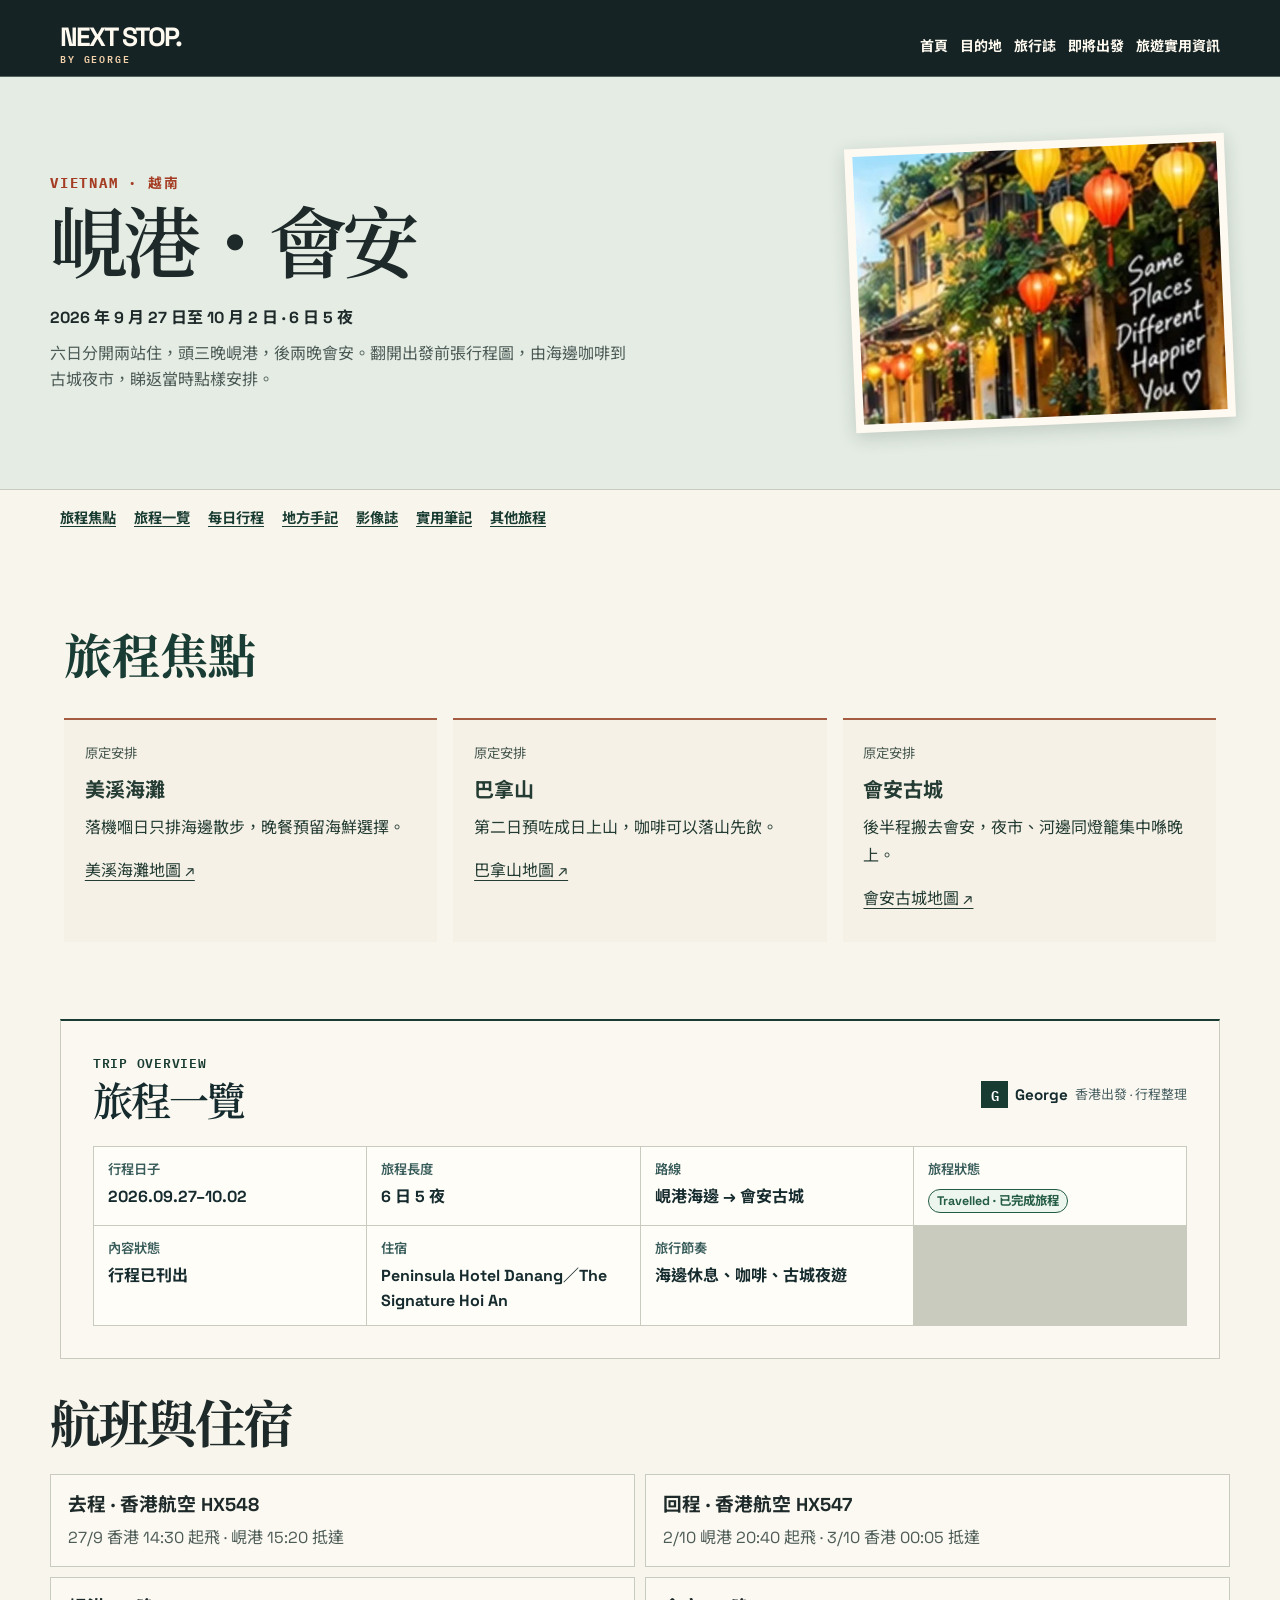
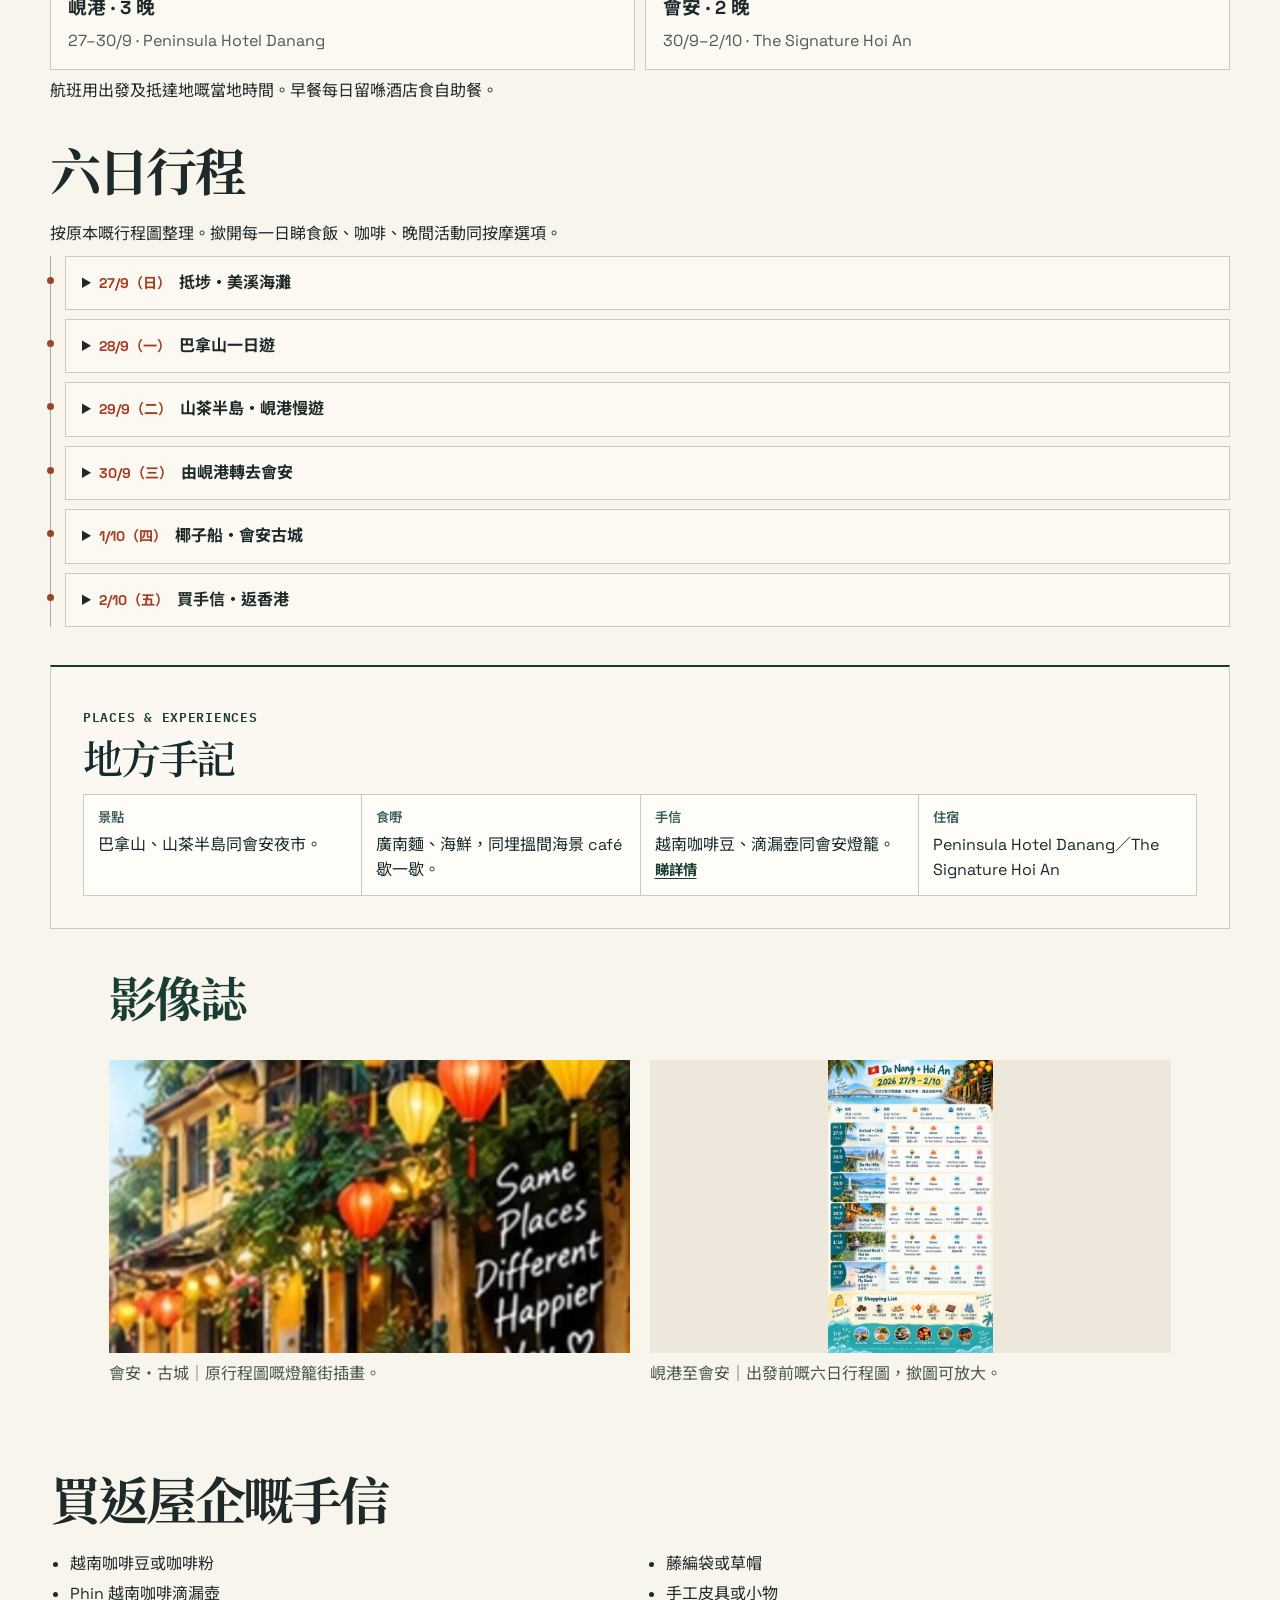
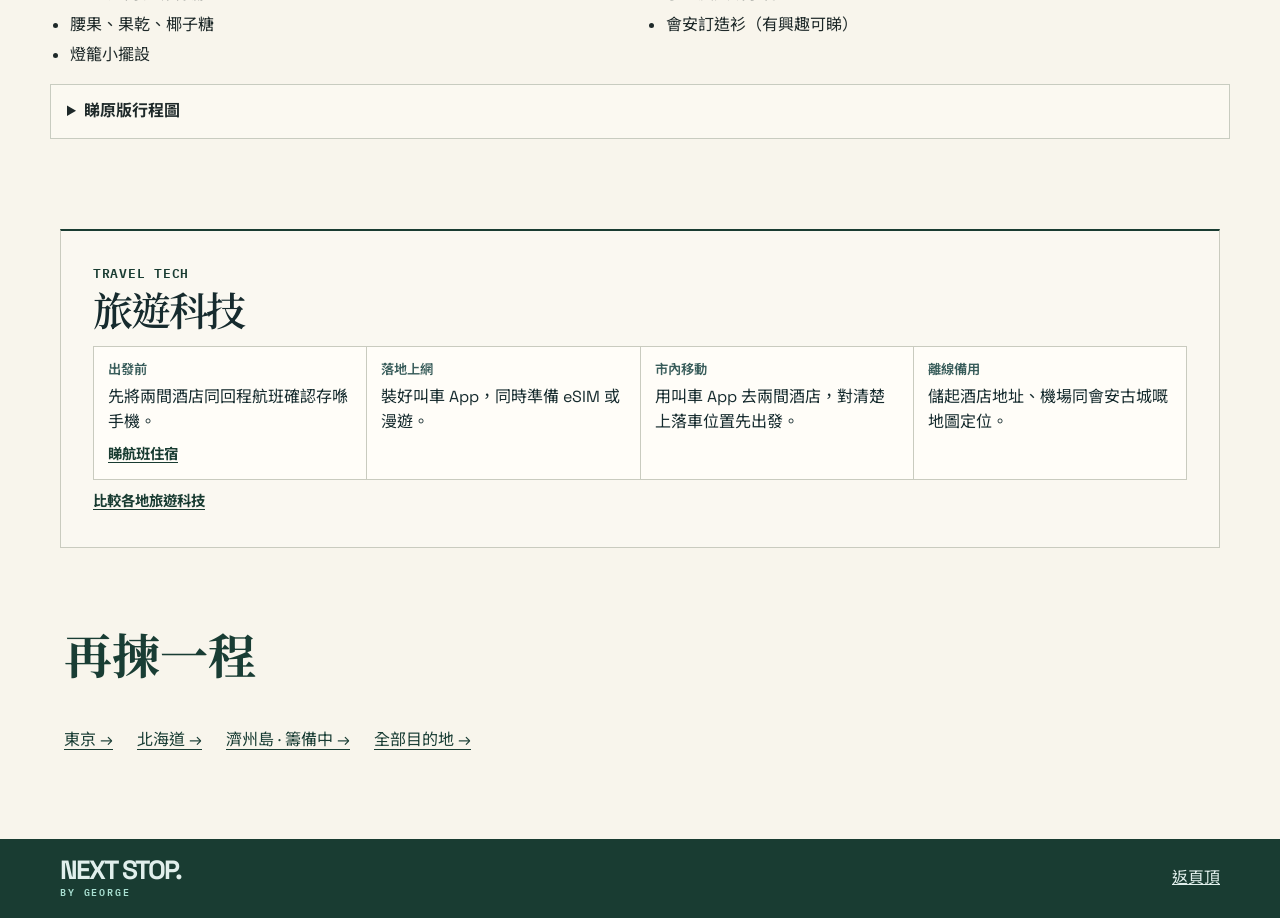
<file: da-nang-hoi-an.html>
<!doctype html>
<html lang="zh-Hant-HK">
<head>
  <meta charset="utf-8">
  <meta name="viewport" content="width=device-width, initial-scale=1">
  <title>峴港・會安六日行程｜Next Stop by George</title>
  <meta name="description" content="2026 年 9–10 月峴港・會安六日五夜行程，收錄兩地住宿、每日路線、咖啡同手信選項。旅程已完成。">
  <link rel="canonical" href="https://geolhc.github.io/travel-george/da-nang-hoi-an.html">
  <meta property="og:title" content="峴港・會安六日行程｜Next Stop by George">
  <meta property="og:description" content="2026 年 9–10 月峴港・會安六日五夜行程，收錄兩地住宿、每日路線、咖啡同手信選項。旅程已完成。">
  <meta property="og:url" content="https://geolhc.github.io/travel-george/da-nang-hoi-an.html">
  <meta property="og:site_name" content="Next Stop by George">
  <meta property="og:locale" content="zh_HK">
  <meta property="og:type" content="article">
  <meta property="og:image" content="https://geolhc.github.io/travel-george/hoi-an-lanterns.webp">
  <meta property="og:image:alt" content="會安燈籠街插畫">
  <meta name="twitter:card" content="summary_large_image">
  <meta name="twitter:title" content="峴港・會安六日行程｜Next Stop by George">
  <meta name="twitter:description" content="2026 年 9–10 月峴港・會安六日五夜行程，收錄兩地住宿、每日路線、咖啡同手信選項。旅程已完成。">
  <meta name="twitter:image" content="https://geolhc.github.io/travel-george/hoi-an-lanterns.webp">
  <link rel="preconnect" href="https://fonts.googleapis.com">
  <link rel="preconnect" href="https://fonts.gstatic.com" crossorigin>
  <link rel="stylesheet" href="journal.css">
<meta name="author" content="George">
  <link href="https://fonts.googleapis.com/css2?family=IBM+Plex+Mono:wght@500;600&amp;family=Instrument+Serif:ital@0;1&amp;family=Noto+Sans+HK:wght@400;600;700&amp;family=Noto+Serif+HK:wght@600;700&amp;family=Space+Grotesk:wght@500;700&amp;display=swap" rel="stylesheet">
  <link rel="stylesheet" href="travel-system.css">
<link rel="stylesheet" href="destination-journal.css">
  <link rel="stylesheet" href="cinematic.css">
  <script src="navigation.js" defer></script>
</head>
<body id="top">
  <a class="skip-link" href="#main">跳至主要內容</a>
  <header class="journal-header">
    <div class="frame masthead">
      <a class="brand" href="./"><strong lang="en">NEXT STOP.</strong> <span lang="en">BY GEORGE</span></a>
      <button class="nav-toggle" type="button" aria-expanded="false" aria-controls="site-nav" hidden>選單 <span aria-hidden="true">☰</span></button>
      <nav id="site-nav" aria-label="主選單"><a href="./">首頁</a><a href="./#destinations">目的地</a><a href="./#journal">旅行誌</a><a href="./#next">即將出發</a><a href="./#tech-matrix">旅遊實用資訊</a></nav>
    </div>
  </header>
  <main id="main">
    <header class="article-heading">
      <div class="frame article-grid">
        <div>
          <p class="eyebrow">VIETNAM · 越南</p>
          <h1 class="article-title">峴港・會安</h1>
          <p class="article-meta">2026 年 9 月 27 日至 10 月 2 日 · 6 日 5 夜</p>
          <p class="article-intro">六日分開兩站住，頭三晚峴港，後兩晚會安。翻開出發前張行程圖，由海邊咖啡到古城夜市，睇返當時點樣安排。</p>
          
        </div>
        <figure class="postcard article-postcard"><img src="hoi-an-lanterns.webp" alt="原行程圖中的會安燈籠街插畫" width="480" height="469"></figure>
      </div>
    </header>
    <div class="trip-shell">
  <nav class="trip-index" aria-label="行程目錄"><a href="#highlights">旅程焦點</a><a href="#trip-brief">旅程一覽</a><a href="#daily">每日行程</a><a href="#trip-picks">地方手記</a><a href="#photo-stories">影像誌</a><a href="#travel-tech">實用筆記</a><a href="#explore">其他旅程</a></nav>
<section class="journal-spread" id="highlights"><h2>旅程焦點</h2><div class="journal-cards"><article class="journal-card"><small>原定安排</small><h3>美溪海灘</h3><p>落機嗰日只排海邊散步，晚餐預留海鮮選擇。</p><a href="https://www.google.com/maps/search/?api=1&amp;query=My+Khe+Beach+Da+Nang">美溪海灘地圖 ↗</a></article><article class="journal-card"><small>原定安排</small><h3>巴拿山</h3><p>第二日預咗成日上山，咖啡可以落山先飲。</p><a href="https://www.google.com/maps/search/?api=1&amp;query=Ba+Na+Hills">巴拿山地圖 ↗</a></article><article class="journal-card"><small>原定安排</small><h3>會安古城</h3><p>後半程搬去會安，夜市、河邊同燈籠集中喺晚上。</p><a href="https://www.google.com/maps/search/?api=1&amp;query=Hoi+An+Ancient+Town">會安古城地圖 ↗</a></article></div></section>
  <section class="trip-brief" id="trip-brief" aria-labelledby="brief-heading">
    <div class="brief-heading"><div><p class="matrix-label" lang="en">TRIP OVERVIEW</p><h2 id="brief-heading">旅程一覽</h2></div><p class="george-byline"><span>G</span><b lang="en">George</b><small>香港出發 · 行程整理</small></p></div>
    <dl class="trip-stats"><div><dt>行程日子</dt><dd>2026.09.27–10.02</dd></div><div><dt>旅程長度</dt><dd>6 日 5 夜</dd></div><div><dt>路線</dt><dd>峴港海邊 → 會安古城</dd></div><div><dt>旅程狀態</dt><dd><span class="travel-badge travel-badge--travelled"><span lang="en">Travelled</span> · 已完成旅程</span></dd></div><div><dt>內容狀態</dt><dd>行程已刊出</dd></div><div><dt>住宿</dt><dd>Peninsula Hotel Danang／The Signature Hoi An</dd></div><div><dt>旅行節奏</dt><dd>海邊休息、咖啡、古城夜遊</dd></div></dl>
  </section>
</div>
    <div class="frame article-content">
      <section id="flights" aria-labelledby="flights-title">
        <h2 id="flights-title">航班與住宿</h2>
        <div class="travel-facts">
          <article><h3>去程 · 香港航空 HX548</h3><p>27/9 香港 14:30 起飛 · 峴港 15:20 抵達</p></article>
          <article><h3>回程 · 香港航空 HX547</h3><p>2/10 峴港 20:40 起飛 · 3/10 香港 00:05 抵達</p></article>
          <article><h3>峴港 · 3 晚</h3><p>27–30/9 · Peninsula Hotel Danang</p></article>
          <article><h3>會安 · 2 晚</h3><p>30/9–2/10 · The Signature Hoi An</p></article>
        </div>
        <p>航班用出發及抵達地嘅當地時間。早餐每日留喺酒店食自助餐。</p>
      </section>
      <section id="daily" aria-labelledby="daily-title">
        <h2 id="daily-title">六日行程</h2>
        <p>按原本嘅行程圖整理。撳開每一日睇食飯、咖啡、晚間活動同按摩選項。</p>
        <div class="day-list">
          <details>
            <summary><span>27/9（日）</span>抵埗・美溪海灘</summary>
            <dl class="daily-picks">
              <div><dt>主要安排</dt><dd>到埗後入住酒店，留返時間喺海邊放鬆。</dd></div>
              <div><dt>午餐</dt><dd>機場簡單食，或者飛機輕食。</dd></div>
              <div><dt>下午茶・咖啡</dt><dd>酒店休息，或者搵間海邊 café。</dd></div>
              <div><dt>晚餐</dt><dd>My Hanh Seafood 或 Be Man Seafood。</dd></div>
              <div><dt>夜晚</dt><dd>美溪海灘散步，或者去龍橋一帶。</dd></div>
              <div><dt>按摩</dt><dd>酒店附近足底或全身按摩。</dd></div>
            </dl>
          </details>
          <details>
            <summary><span>28/9（一）</span>巴拿山一日遊</summary>
            <dl class="daily-picks">
              <div><dt>主要安排</dt><dd>全日留畀巴拿山。</dd></div>
              <div><dt>午餐</dt><dd>巴拿山園內午餐。</dd></div>
              <div><dt>下午茶・咖啡</dt><dd>園內 café，或者落山後再飲咖啡。</dd></div>
              <div><dt>晚餐</dt><dd>Madame Lan 或 Ngon Villa。</dd></div>
              <div><dt>夜晚</dt><dd>漢江邊散步，或者去山茶夜市 Son Tra Night Market。</dd></div>
              <div><dt>按摩</dt><dd>晚間全身按摩。</dd></div>
            </dl>
          </details>
          <details>
            <summary><span>29/9（二）</span>山茶半島・峴港慢遊</summary>
            <dl class="daily-picks">
              <div><dt>主要安排</dt><dd>山茶半島、靈應寺，再返市區慢慢行。</dd></div>
              <div><dt>午餐</dt><dd>廣南麵 Mì Quảng 或越南煎餅 Bánh xèo。</dd></div>
              <div><dt>下午茶・咖啡</dt><dd>43 Factory 或海景 café。</dd></div>
              <div><dt>晚餐</dt><dd>Cabanon Palace。</dd></div>
              <div><dt>夜晚</dt><dd>天台酒吧，或者沿河散步。</dd></div>
              <div><dt>按摩</dt><dd>Healing Hands Spa 或越式洗頭。</dd></div>
            </dl>
          </details>
          <details>
            <summary><span>30/9（三）</span>由峴港轉去會安</summary>
            <dl class="daily-picks">
              <div><dt>主要安排</dt><dd>峴港退房，轉住會安。途中可選擇停五行山。</dd></div>
              <div><dt>午餐</dt><dd>沿途搵間本地小店食午餐。</dd></div>
              <div><dt>下午茶・咖啡</dt><dd>會安 café 或 Faifo Coffee。</dd></div>
              <div><dt>晚餐</dt><dd>Morning Glory 或 HOME Hoi An。</dd></div>
              <div><dt>夜晚</dt><dd>會安夜市加古城夜景。</dd></div>
              <div><dt>按摩</dt><dd>會安足底按摩或 spa。</dd></div>
            </dl>
          </details>
          <details>
            <summary><span>1/10（四）</span>椰子船・會安古城</summary>
            <dl class="daily-picks">
              <div><dt>主要安排</dt><dd>搭椰子船，再留半日慢行古城。</dd></div>
              <div><dt>午餐</dt><dd>雞飯或其他會安地道小食。</dd></div>
              <div><dt>下午茶・咖啡</dt><dd>Reaching Out Tea House 或河邊 café。</dd></div>
              <div><dt>晚餐</dt><dd>White Rose 或 Secret Garden。</dd></div>
              <div><dt>夜晚</dt><dd>放河燈、行夜市、睇燈籠夜景。</dd></div>
              <div><dt>按摩</dt><dd>會安全身按摩，預 60–90 分鐘。</dd></div>
            </dl>
          </details>
          <details>
            <summary><span>2/10（五）</span>買手信・返香港</summary>
            <dl class="daily-picks">
              <div><dt>主要安排</dt><dd>最後散步、補買手信，再去峴港機場。</dd></div>
              <div><dt>午餐</dt><dd>高樓麵 Cao Lầu 或越南法包 Bánh mì。</dd></div>
              <div><dt>下午茶・咖啡</dt><dd>旅程最後一杯咖啡，可以揀椰子咖啡。</dd></div>
              <div><dt>晚餐</dt><dd>去機場前食早啲，或者簡單輕食。</dd></div>
              <div><dt>夜晚</dt><dd>回程 HX547，峴港當地時間 20:40 起飛。</dd></div>
              <div><dt>按摩</dt><dd>有時間可以加最後一次足底按摩。</dd></div>
            </dl>
          </details>
        </div>
      </section>
      <section class="trip-module" id="trip-picks" aria-labelledby="picks-heading">
  <p class="matrix-label" lang="en">PLACES &amp; EXPERIENCES</p><h2 id="picks-heading">地方手記</h2>
  <dl class="trip-stats picks-stats"><div><dt>景點</dt><dd>巴拿山、山茶半島同會安夜市。</dd></div><div><dt>食嘢</dt><dd>廣南麵、海鮮，同埋搵間海景 café 歇一歇。</dd></div><div><dt>手信</dt><dd>越南咖啡豆、滴漏壺同會安燈籠。 <a href="#shopping">睇詳情</a></dd></div><div><dt>住宿</dt><dd>Peninsula Hotel Danang／The Signature Hoi An</dd></div></dl>
</section><section class="journal-spread journal-outer" id="photo-stories"><h2>影像誌</h2><div class="journal-gallery"><figure><img src="hoi-an-lanterns.webp" alt="原行程圖會安燈籠街插畫" loading="lazy"><figcaption class="journal-caption">會安・古城｜原行程圖嘅燈籠街插畫。</figcaption></figure><figure><a href="vietnam-itinerary.webp"><img class="poster" src="vietnam-itinerary.webp" loading="lazy" alt="開啟六日原版行程圖"></a><figcaption class="journal-caption">峴港至會安｜出發前嘅六日行程圖，撳圖可放大。</figcaption></figure></div></section>
    <section id="shopping" aria-labelledby="shopping-title">
        <h2 id="shopping-title">買返屋企嘅手信</h2>
        <ul class="shopping-list">
          <li>越南咖啡豆或咖啡粉</li><li>Phin 越南咖啡滴漏壺</li><li>腰果、果乾、椰子糖</li>
          <li>燈籠小擺設</li><li>藤編袋或草帽</li><li>手工皮具或小物</li><li>會安訂造衫（有興趣可睇）</li>
        </ul>
        <details class="source-note"><summary>睇原版行程圖</summary><img src="vietnam-itinerary.webp" alt="峴港與會安六日行程圖，圖中資訊已整理成上方行程及手信清單" width="864" height="1536" loading="lazy"></details>
      </section>
    </div>
  <section class="trip-module trip-shell" id="travel-tech" aria-labelledby="tech-heading">
  <p class="matrix-label" lang="en">TRAVEL TECH</p><h2 id="tech-heading">旅遊科技</h2>
  <dl class="trip-stats tech-stats"><div><dt>出發前</dt><dd>先將兩間酒店同回程航班確認存喺手機。<p><a href="#flights">睇航班住宿</a></p></dd></div><div><dt>落地上網</dt><dd>裝好叫車 App，同時準備 eSIM 或漫遊。</dd></div><div><dt>市內移動</dt><dd>用叫車 App 去兩間酒店，對清楚上落車位置先出發。</dd></div><div><dt>離線備用</dt><dd>儲起酒店地址、機場同會安古城嘅地圖定位。</dd></div></dl>
  <p class="matrix-crosslink"><a href="./#tech-matrix">比較各地旅遊科技</a></p>
</section>
    <section class="journal-spread journal-outer" id="explore"><h2>再揀一程</h2><div class="journal-more"><a href="archive.html">東京 →</a><a href="hokkaido.html">北海道 →</a><a href="jeju.html">濟州島 · 籌備中 →</a><a href="./#destinations">全部目的地 →</a></div></section></main>
  <footer class="george-footer"><div class="trip-shell footer-inner">
      <a class="footer-brand" href="./"><strong lang="en">NEXT STOP.</strong> <span lang="en">BY GEORGE</span></a>
      
      <a href="#top">返頁頂</a>
    </div></footer>
</body>
</html>
</file>
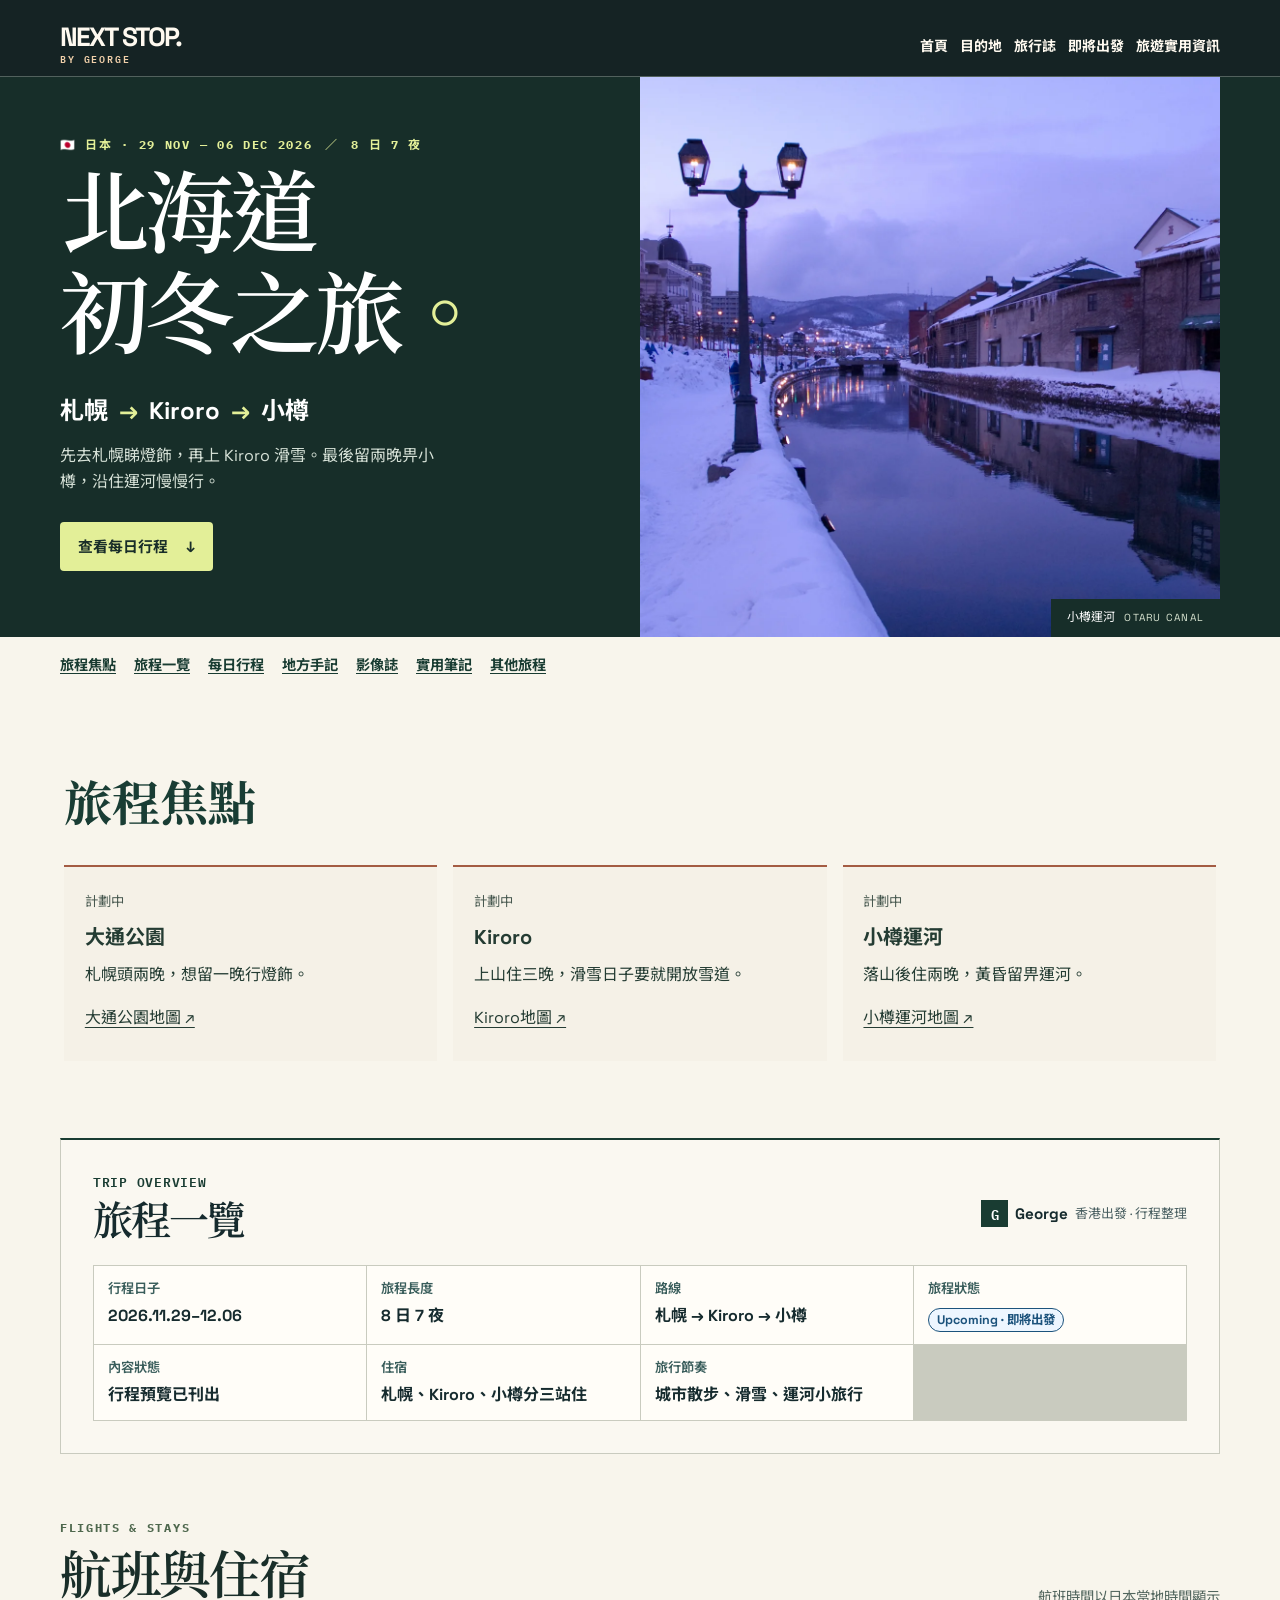
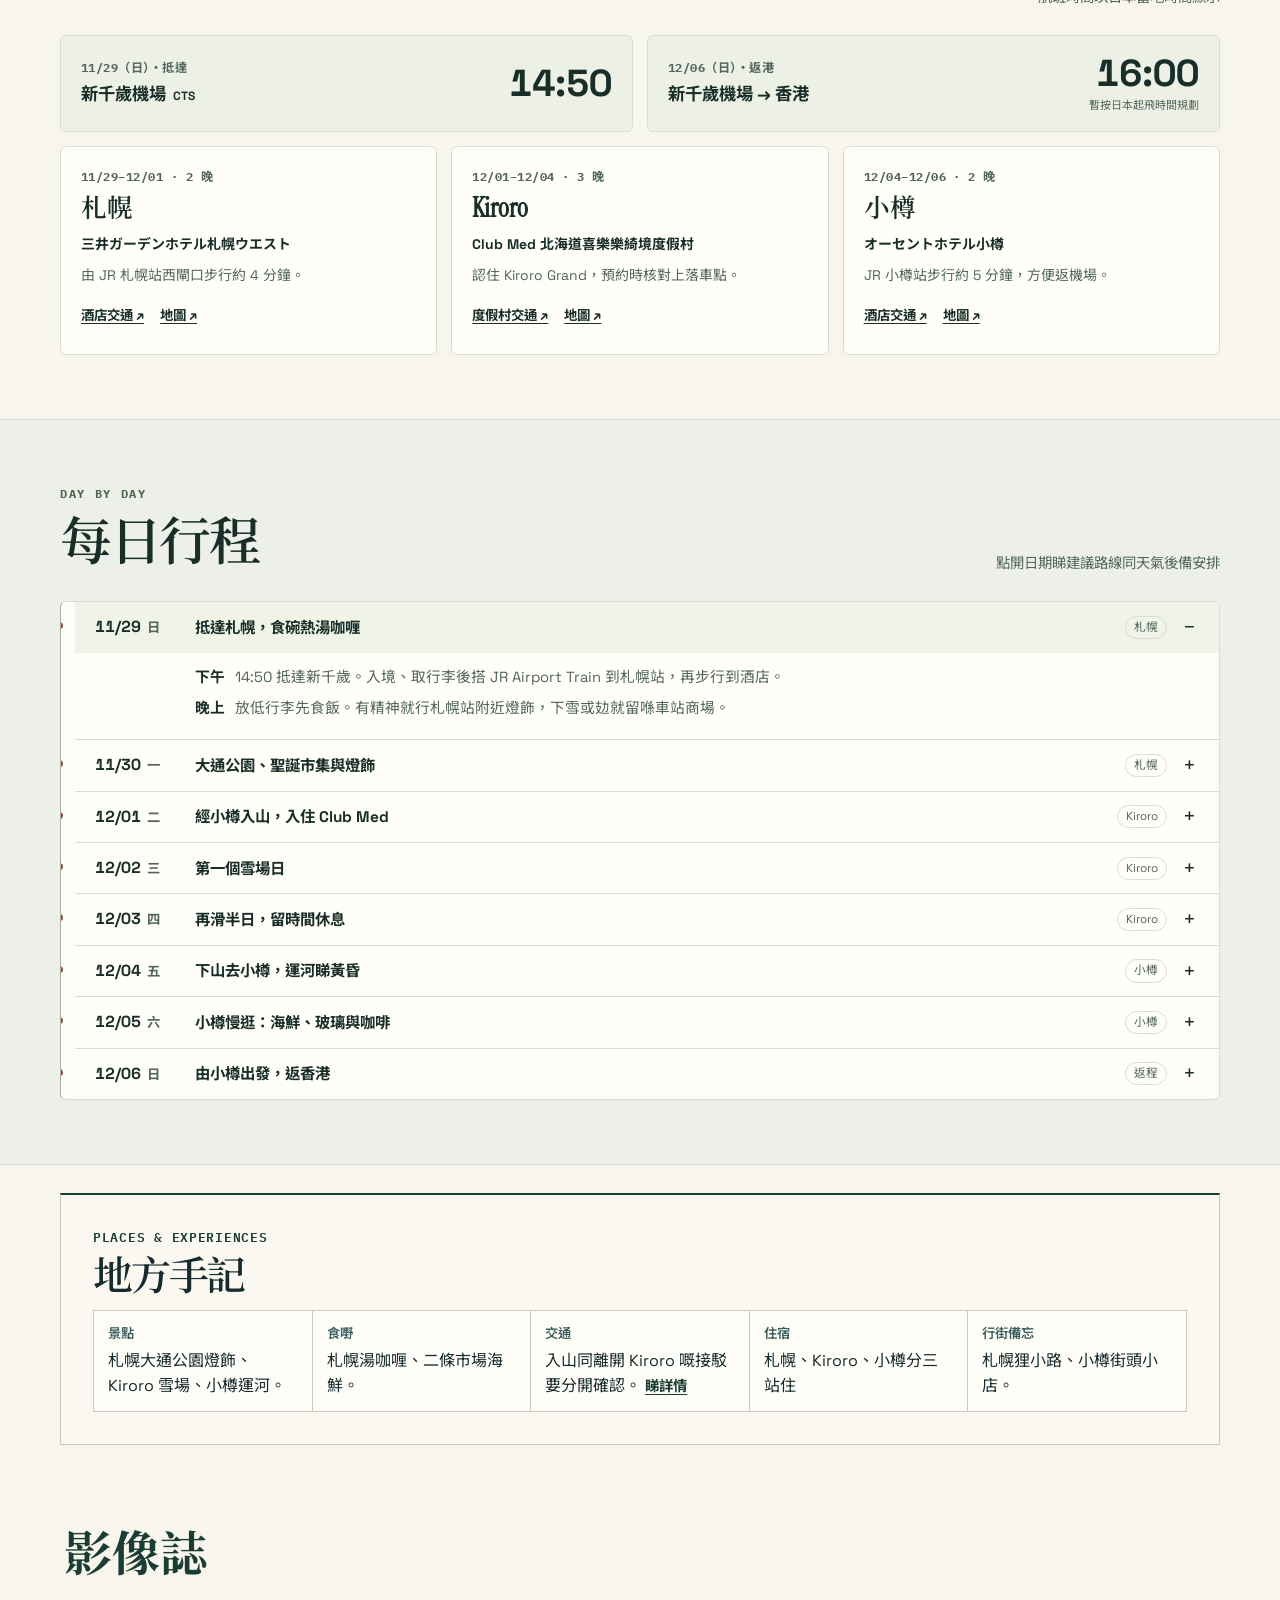
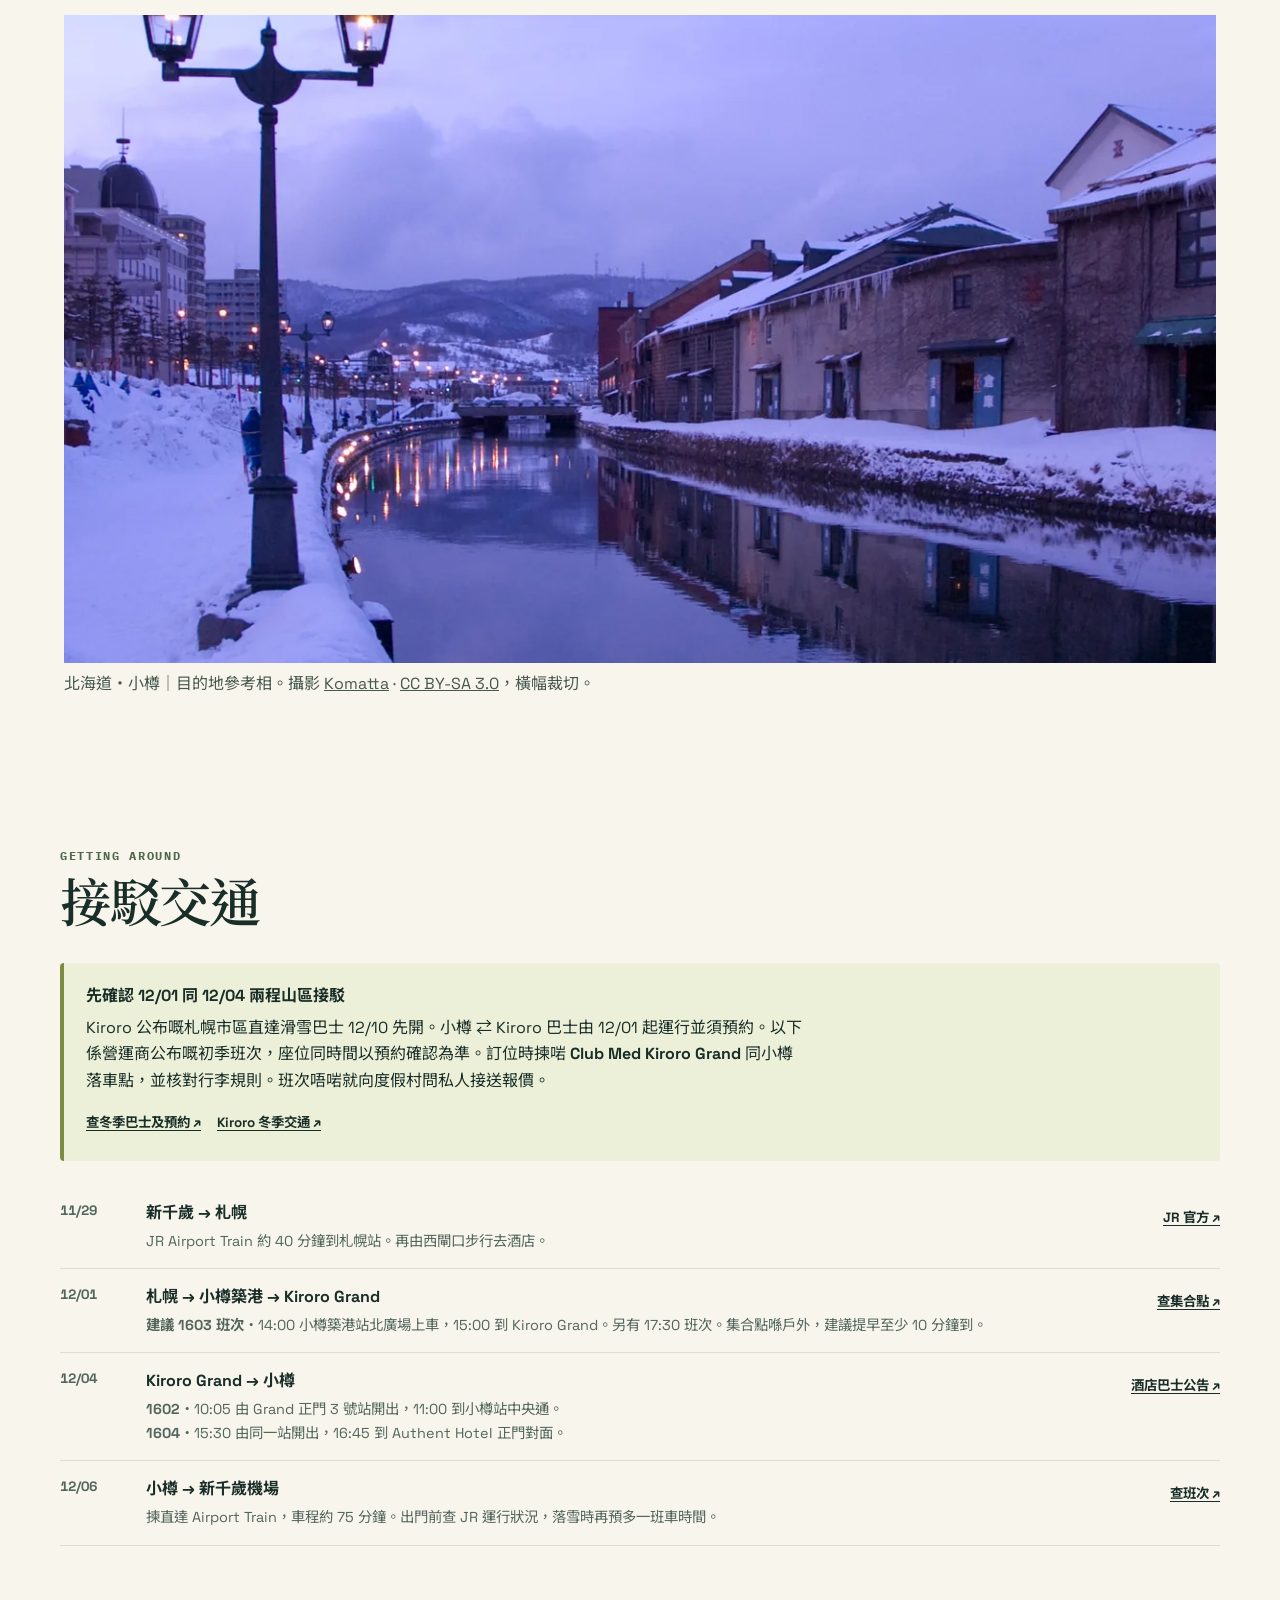
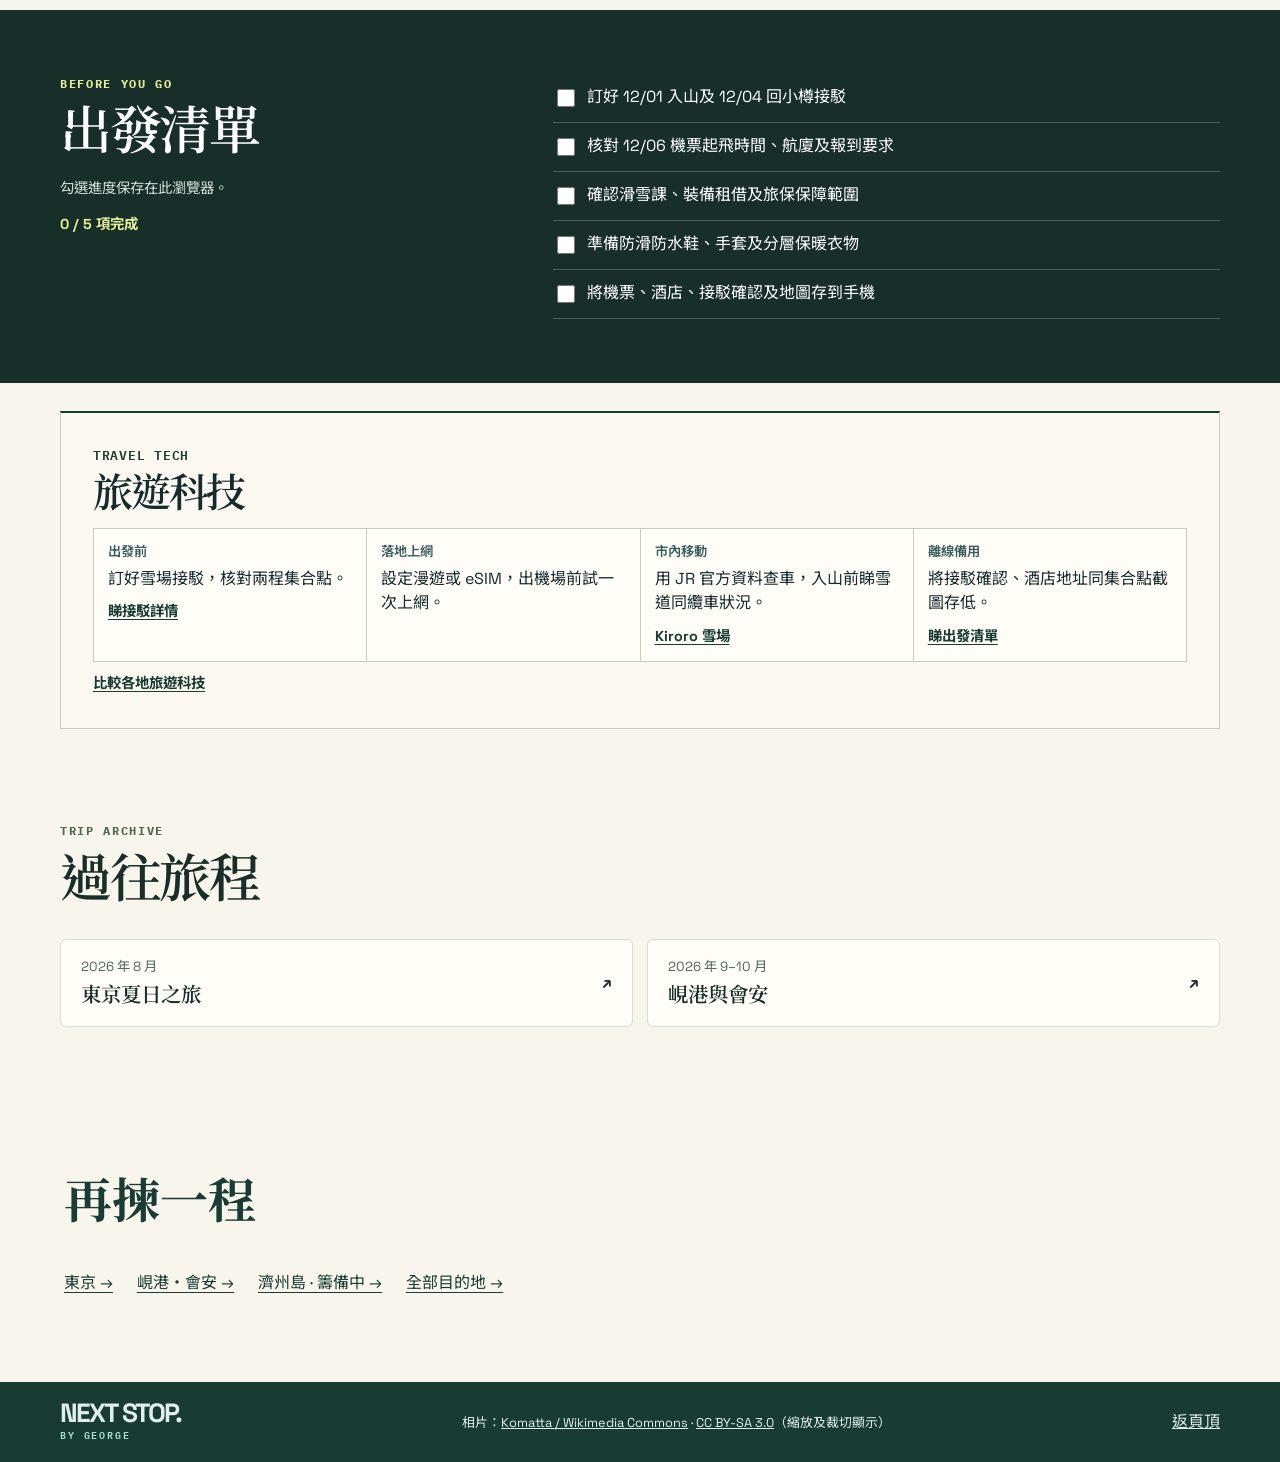
<file: hokkaido.html>
<!doctype html>
<html lang="zh-Hant-HK">
<head>
  <meta charset="utf-8">
  <meta name="viewport" content="width=device-width, initial-scale=1">
  <meta name="theme-color" content="#172e29">
  <title>北海道初冬八日行程｜Next Stop by George</title>
  <meta name="description" content="2026 年 11 月 29 日至 12 月 6 日北海道初冬行程，串連札幌、Kiroro 同小樽，附住宿、接駁同出發清單。">
  <link rel="canonical" href="https://geolhc.github.io/travel-george/hokkaido.html">
  <meta property="og:title" content="北海道初冬八日行程｜Next Stop by George">
  <meta property="og:description" content="2026 年 11 月 29 日至 12 月 6 日北海道初冬行程，串連札幌、Kiroro 同小樽，附住宿、接駁同出發清單。">
  <meta property="og:url" content="https://geolhc.github.io/travel-george/hokkaido.html">
  <meta property="og:site_name" content="Next Stop by George">
  <meta property="og:locale" content="zh_HK">
  <meta property="og:type" content="article">
  <meta property="og:image" content="https://geolhc.github.io/travel-george/otaru-canal.webp">
  <meta property="og:image:alt" content="小樽運河初冬景色">
  <meta name="twitter:card" content="summary_large_image">
  <meta name="twitter:title" content="北海道初冬八日行程｜Next Stop by George">
  <meta name="twitter:description" content="2026 年 11 月 29 日至 12 月 6 日北海道初冬行程，串連札幌、Kiroro 同小樽，附住宿、接駁同出發清單。">
  <meta name="twitter:image" content="https://geolhc.github.io/travel-george/otaru-canal.webp">
  <link rel="preconnect" href="https://fonts.googleapis.com">
  <link rel="preconnect" href="https://fonts.gstatic.com" crossorigin>
  <link rel="stylesheet" href="hokkaido.css">
  <script src="script.js" defer></script>
<link rel="stylesheet" href="masthead.css"><meta name="author" content="George">
  <link href="https://fonts.googleapis.com/css2?family=IBM+Plex+Mono:wght@500;600&amp;family=Instrument+Serif:ital@0;1&amp;family=Noto+Sans+HK:wght@400;600;700&amp;family=Noto+Serif+HK:wght@600;700&amp;family=Space+Grotesk:wght@500;700&amp;display=swap" rel="stylesheet">
  <link rel="stylesheet" href="travel-system.css">
<link rel="stylesheet" href="destination-journal.css">
  <link rel="stylesheet" href="cinematic.css">
  <script src="navigation.js" defer></script>
</head>
<body id="top">
  <a class="skip-link" href="#hokkaido">跳至北海道行程</a>
  <header class="journal-header">
    <div class="frame masthead">
      <a class="brand" href="./"><strong lang="en">NEXT STOP.</strong> <span lang="en">BY GEORGE</span></a>
      <button class="nav-toggle" type="button" aria-expanded="false" aria-controls="site-nav" hidden>選單 <span aria-hidden="true">☰</span></button>
      <nav id="site-nav" aria-label="主選單"><a href="./">首頁</a><a href="./#destinations">目的地</a><a href="./#journal">旅行誌</a><a href="./#next">即將出發</a><a href="./#tech-matrix">旅遊實用資訊</a></nav>
    </div>
  </header>

  <main id="hokkaido">
    <section class="winter-hero" aria-labelledby="trip-title">
      <div class="hero-inner wrap">
        <div class="hero-text">
          <p class="kicker">🇯🇵 日本 · 29 NOV — 06 DEC 2026 <span aria-hidden="true">／</span> 8 日 7 夜</p>
          <h1 id="trip-title">北海道<br>初冬之旅<span>。</span></h1>
          <p class="hero-route">札幌 <span>→</span> Kiroro <span>→</span> 小樽</p>
          <p class="hero-description">先去札幌睇燈飾，再上 Kiroro 滑雪。最後留兩晚畀小樽，沿住運河慢慢行。</p>
          <a class="primary-link" href="#itinerary">查看每日行程 <span aria-hidden="true">↓</span></a>
        </div>
        <figure class="hero-image">
          <img src="otaru-canal.webp" alt="冬日黃昏的小樽運河，石造倉庫倒映在水面" width="1200" height="1800" fetchpriority="high">
          <figcaption>小樽運河 <span lang="en">OTARU CANAL</span></figcaption>
        </figure>
      </div>
    </section>

    <div class="trip-shell">
  <nav class="trip-index" aria-label="行程目錄"><a href="#highlights">旅程焦點</a><a href="#trip-brief">旅程一覽</a><a href="#itinerary">每日行程</a><a href="#trip-picks">地方手記</a><a href="#photo-stories">影像誌</a><a href="#transport">實用筆記</a><a href="#explore">其他旅程</a></nav>
<section class="journal-spread" id="highlights"><h2>旅程焦點</h2><div class="journal-cards"><article class="journal-card"><small>計劃中</small><h3>大通公園</h3><p>札幌頭兩晚，想留一晚行燈飾。</p><a href="https://www.google.com/maps/search/?api=1&amp;query=Odori+Park+Sapporo">大通公園地圖 ↗</a></article><article class="journal-card"><small>計劃中</small><h3>Kiroro</h3><p>上山住三晚，滑雪日子要就開放雪道。</p><a href="https://www.google.com/maps/search/?api=1&amp;query=Club+Med+Kiroro+Grand">Kiroro地圖 ↗</a></article><article class="journal-card"><small>計劃中</small><h3>小樽運河</h3><p>落山後住兩晚，黃昏留畀運河。</p><a href="https://www.google.com/maps/search/?api=1&amp;query=Otaru+Canal">小樽運河地圖 ↗</a></article></div></section>
  <section class="trip-brief" id="trip-brief" aria-labelledby="brief-heading">
    <div class="brief-heading"><div><p class="matrix-label" lang="en">TRIP OVERVIEW</p><h2 id="brief-heading">旅程一覽</h2></div><p class="george-byline"><span>G</span><b lang="en">George</b><small>香港出發 · 行程整理</small></p></div>
    <dl class="trip-stats"><div><dt>行程日子</dt><dd>2026.11.29–12.06</dd></div><div><dt>旅程長度</dt><dd>8 日 7 夜</dd></div><div><dt>路線</dt><dd>札幌 → Kiroro → 小樽</dd></div><div><dt>旅程狀態</dt><dd><span class="travel-badge travel-badge--upcoming"><span lang="en">Upcoming</span> · 即將出發</span></dd></div><div><dt>內容狀態</dt><dd>行程預覽已刊出</dd></div><div><dt>住宿</dt><dd>札幌、Kiroro、小樽分三站住</dd></div><div><dt>旅行節奏</dt><dd>城市散步、滑雪、運河小旅行</dd></div></dl>
  </section>
</div>

    <section class="wrap section" id="stays" aria-labelledby="stays-title">
      <div class="section-heading">
        <div><p class="kicker">FLIGHTS &amp; STAYS</p><h2 id="stays-title">航班與住宿</h2></div>
        <p>航班時間以日本當地時間顯示</p>
      </div>
      <div class="flight-grid">
        <article class="flight">
          <div><p class="card-label">11/29（日）・抵達</p><h3>新千歲機場 <span>CTS</span></h3></div>
          <time datetime="2026-11-29T14:50:00+09:00">14:50</time>
        </article>
        <article class="flight">
          <div><p class="card-label">12/06（日）・返港</p><h3>新千歲機場 → 香港</h3></div>
          <div class="return-time"><time datetime="2026-12-06T16:00:00+09:00">16:00</time><small>暫按日本起飛時間規劃</small></div>
        </article>
      </div>
      <div class="stay-grid">
        <article class="stay">
          <p class="card-label">11/29–12/01 · 2 晚</p><h3>札幌</h3>
          <p class="hotel-name" lang="ja">三井ガーデンホテル札幌ウエスト</p>
          <p>由 JR 札幌站西閘口步行約 4 分鐘。</p>
          <div class="link-row"><a href="https://www.gardenhotels.co.jp/sapporo-west/eng/access/">酒店交通 ↗</a><a href="https://www.google.com/maps/search/?api=1&amp;query=Mitsui+Garden+Hotel+Sapporo+West">地圖 ↗</a></div>
        </article>
        <article class="stay">
          <p class="card-label">12/01–12/04 · 3 晚</p><h3>Kiroro</h3>
          <p class="hotel-name">Club Med 北海道喜樂樂綺境度假村</p>
          <p>認住 Kiroro Grand，預約時核對上落車點。</p>
          <div class="link-row"><a href="https://www.clubmed.co.jp/l/hokkaido-access">度假村交通 ↗</a><a href="https://www.google.com/maps/search/?api=1&amp;query=Club+Med+Kiroro+Grand">地圖 ↗</a></div>
        </article>
        <article class="stay">
          <p class="card-label">12/04–12/06 · 2 晚</p><h3>小樽</h3>
          <p class="hotel-name" lang="ja">オーセントホテル小樽</p>
          <p>JR 小樽站步行約 5 分鐘，方便返機場。</p>
          <div class="link-row"><a href="https://www.authent.co.jp/access/">酒店交通 ↗</a><a href="https://www.google.com/maps/search/?api=1&amp;query=Authent+Hotel+Otaru">地圖 ↗</a></div>
        </article>
      </div>
    </section>

    <section class="day-section" id="itinerary" aria-labelledby="itinerary-title">
      <div class="wrap section">
        <div class="section-heading">
          <div><p class="kicker">DAY BY DAY</p><h2 id="itinerary-title">每日行程</h2></div>
          <p>點開日期睇建議路線同天氣後備安排</p>
        </div>
        <div class="day-list">
          <details class="day-plan" open>
            <summary><time datetime="2026-11-29">11/29 <small>日</small></time><strong>抵達札幌，食碗熱湯咖喱</strong><span class="day-place">札幌</span></summary>
            <div class="day-content"><p><b>下午</b> 14:50 抵達新千歲。入境、取行李後搭 JR Airport Train 到札幌站，再步行到酒店。</p><p><b>晚上</b> 放低行李先食飯。有精神就行札幌站附近燈飾，下雪或攰就留喺車站商場。</p></div>
          </details>
          <details class="day-plan">
            <summary><time datetime="2026-11-30">11/30 <small>一</small></time><strong>大通公園、聖誕市集與燈飾</strong><span class="day-place">札幌</span></summary>
            <div class="day-content"><p><b>白天</b> 二條市場食海鮮午餐，下午行狸小路或者搵間咖啡店休息。</p><p><b>黃昏</b> 大通公園睇 <a href="https://www.sapporo.travel/en/spot/feature/winter/">白色燈樹節同德國聖誕市集 ↗</a>。風雪大就用札幌站至大通嘅地下通道縮短戶外路段。</p></div>
          </details>
          <details class="day-plan">
            <summary><time datetime="2026-12-01">12/01 <small>二</small></time><strong>經小樽入山，入住 Club Med</strong><span class="day-place">Kiroro</span></summary>
            <div class="day-content"><p><b>轉酒店</b> 建議搭 JR 去小樽築港站，喺站旁食午餐，再由北廣場搭 14:00 巴士，預計 15:00 到 Kiroro Grand。</p><p><b>入住後</b> 確認滑雪課程、租裝備同翌日開放雪道；早啲休息適應山上氣溫。<a href="#transport">睇接駁方案 ↓</a></p></div>
          </details>
          <details class="day-plan">
            <summary><time datetime="2026-12-02">12/02 <small>三</small></time><strong>第一個雪場日</strong><span class="day-place">Kiroro</span></summary>
            <div class="day-content"><p><b>上午</b> 如果雪道開放，安排滑雪熱身或入門課。出發前睇 <a href="https://www.kiroro.co.jp/">Kiroro 官網即日雪道及纜車狀況 ↗</a>。</p><p><b>下午</b> 視乎體力決定繼續滑定回酒店休息。雪況一般就改用度假村當日開放嘅室內設施。</p></div>
          </details>
          <details class="day-plan">
            <summary><time datetime="2026-12-03">12/03 <small>四</small></time><strong>再滑半日，留時間休息</strong><span class="day-place">Kiroro</span></summary>
            <div class="day-content"><p><b>上午</b> 雪況好就上第二堂或練習。想放慢可以喺度假村食早餐、浸浴或休息，按當日設施安排。</p><p><b>晚上</b> 整理雪具同濕衫，再核對翌日返小樽嘅集合點及行李安排。</p></div>
          </details>
          <details class="day-plan">
            <summary><time datetime="2026-12-04">12/04 <small>五</small></time><strong>下山去小樽，運河睇黃昏</strong><span class="day-place">小樽</span></summary>
            <div class="day-content"><p><b>轉酒店</b> 想留多啲時間行運河，可選 10:05 班次，11:00 到小樽站附近，步行去酒店寄存行李。想喺度假村留耐啲，可揀 15:30 班次，16:45 到酒店對面。</p><p><b>下午至傍晚</b> 想睇黃昏就揀早班。到埗後可以去 <a href="https://www.google.com/maps/search/?api=1&amp;query=Otaru+Canal+Asakusa+Bridge">淺草橋 ↗</a> 睇運河亮燈，晚餐揀壽司或海鮮。</p></div>
          </details>
          <details class="day-plan">
            <summary><time datetime="2026-12-05">12/05 <small>六</small></time><strong>小樽慢逛：海鮮、玻璃與咖啡</strong><span class="day-place">小樽</span></summary>
            <div class="day-content"><p><b>上午</b> 三角市場食海鮮丼，再去堺町通行玻璃店同 <a href="https://www.otaru-orgel.co.jp/en">小樽音樂盒堂 ↗</a>。</p><p><b>下午</b> 揀北一硝子三號館嘅咖啡館或 LeTAO 甜品休息，天氣好再沿運河散步。落雪就集中行店舖，留意濕滑路面。</p></div>
          </details>
          <details class="day-plan">
            <summary><time datetime="2026-12-06">12/06 <small>日</small></time><strong>由小樽出發，返香港</strong><span class="day-place">返程</span></summary>
            <div class="day-content"><p><b>上午</b> 早餐後退房，建議 10:45–11:15 左右由小樽站出發，以 13:00 前到新千歲國際線航廈為目標。</p><p><b>下午</b> 暫按新千歲 16:00 起飛規劃。以上係時間預算，請用機票同當日 JR 班次核對。</p></div>
          </details>
        </div>
      </div>
    </section>

    <section class="trip-module trip-shell" id="trip-picks" aria-labelledby="picks-heading">
  <p class="matrix-label" lang="en">PLACES &amp; EXPERIENCES</p><h2 id="picks-heading">地方手記</h2>
  <dl class="trip-stats picks-stats"><div><dt>景點</dt><dd>札幌大通公園燈飾、Kiroro 雪場、小樽運河。</dd></div><div><dt>食嘢</dt><dd>札幌湯咖喱、二條市場海鮮。</dd></div><div><dt>交通</dt><dd>入山同離開 Kiroro 嘅接駁要分開確認。 <a href="#transport">睇詳情</a></dd></div><div><dt>住宿</dt><dd>札幌、Kiroro、小樽分三站住</dd></div><div><dt>行街備忘</dt><dd>札幌狸小路、小樽街頭小店。</dd></div></dl>
</section><section class="journal-spread journal-outer" id="photo-stories"><h2>影像誌</h2><div class="journal-gallery"><figure><img loading="lazy" src="otaru-canal.webp" alt="黃昏嘅小樽運河同岸邊倉庫"><figcaption class="journal-caption">北海道・小樽｜目的地參考相。攝影 <a href="https://commons.wikimedia.org/wiki/File:Otaru_Canal_Dusk.jpg">Komatta</a> · <a href="https://creativecommons.org/licenses/by-sa/3.0/">CC BY-SA 3.0</a>，橫幅裁切。</figcaption></figure></div></section>
    <section class="wrap section" id="transport" aria-labelledby="transport-title">
      <div class="section-heading">
        <div><p class="kicker">GETTING AROUND</p><h2 id="transport-title">接駁交通</h2></div>
      </div>
      <aside class="transfer-note"><h3>先確認 12/01 同 12/04 兩程山區接駁</h3><p>Kiroro 公布嘅札幌市區直達滑雪巴士 12/10 先開。小樽 ⇄ Kiroro 巴士由 12/01 起運行並須預約。以下係營運商公布嘅初季班次，座位同時間以預約確認為準。訂位時揀啱 <b>Club Med Kiroro Grand</b> 同小樽落車點，並核對行李規則。班次唔啱就向度假村問私人接送報價。</p><div class="link-row"><a href="https://www.access-n.jp/winter2026/en/skibus/detail/otaru_kiroro.html">查冬季巴士及預約 ↗</a><a href="https://www.kiroro.co.jp/access-winter/">Kiroro 冬季交通 ↗</a></div></aside>
      <ol class="transfer-list">
        <li><time datetime="2026-11-29">11/29</time><div><h3>新千歲 → 札幌</h3><p>JR Airport Train 約 40 分鐘到札幌站。再由西閘口步行去酒店。</p></div><a href="https://www.jrhokkaido.co.jp/global/english/travel/airport.html">JR 官方 ↗</a></li>
        <li><time datetime="2026-12-01">12/01</time><div><h3>札幌 → 小樽築港 → Kiroro Grand</h3><p><b>建議 1603 班次</b>・14:00 小樽築港站北廣場上車，15:00 到 Kiroro Grand。另有 17:30 班次。集合點喺戶外，建議提早至少 10 分鐘到。</p></div><a href="https://www.access-n.jp/winter2026/en/skibus/detail/otaru_kiroro.html">查集合點 ↗</a></li>
        <li><time datetime="2026-12-04">12/04</time><div><h3>Kiroro Grand → 小樽</h3><p><b>1602</b>・10:05 由 Grand 正門 3 號站開出，11:00 到小樽站中央通。<br><b>1604</b>・15:30 由同一站開出，16:45 到 Authent Hotel 正門對面。</p></div><a href="https://www.authent.co.jp/information/post-9957/">酒店巴士公告 ↗</a></li>
        <li><time datetime="2026-12-06">12/06</time><div><h3>小樽 → 新千歲機場</h3><p>揀直達 Airport Train，車程約 75 分鐘。出門前查 JR 運行狀況，落雪時再預多一班車時間。</p></div><a href="https://www.jrhokkaido.co.jp/global/english/travel/airport.html">查班次 ↗</a></li>
      </ol>
    </section>

    <section class="check-section" id="checklist" aria-labelledby="checklist-title">
      <div class="wrap section check-layout">
        <div><p class="kicker">BEFORE YOU GO</p><h2 id="checklist-title">出發清單</h2><p>勾選進度保存在此瀏覽器。</p><p class="check-progress" aria-live="polite" data-checklist-progress hidden></p></div>
        <div class="check-items">
          <label><input type="checkbox" data-checklist-key="hokkaido-bus">訂好 12/01 入山及 12/04 回小樽接駁</label>
          <label><input type="checkbox" data-checklist-key="hokkaido-flight">核對 12/06 機票起飛時間、航廈及報到要求</label>
          <label><input type="checkbox" data-checklist-key="hokkaido-ski">確認滑雪課、裝備租借及旅保保障範圍</label>
          <label><input type="checkbox" data-checklist-key="hokkaido-packing">準備防滑防水鞋、手套及分層保暖衣物</label>
          <label><input type="checkbox" data-checklist-key="hokkaido-offline">將機票、酒店、接駁確認及地圖存到手機</label>
        </div>
      </div>
    </section>

    <section class="trip-module trip-shell" id="travel-tech" aria-labelledby="tech-heading">
  <p class="matrix-label" lang="en">TRAVEL TECH</p><h2 id="tech-heading">旅遊科技</h2>
  <dl class="trip-stats tech-stats"><div><dt>出發前</dt><dd>訂好雪場接駁，核對兩程集合點。<p><a href="#transport">睇接駁詳情</a></p></dd></div><div><dt>落地上網</dt><dd>設定漫遊或 eSIM，出機場前試一次上網。</dd></div><div><dt>市內移動</dt><dd>用 JR 官方資料查車，入山前睇雪道同纜車狀況。<p><a href="https://www.kiroro.co.jp/">Kiroro 雪場</a></p></dd></div><div><dt>離線備用</dt><dd>將接駁確認、酒店地址同集合點截圖存低。<p><a href="#checklist">睇出發清單</a></p></dd></div></dl>
  <p class="matrix-crosslink"><a href="./#tech-matrix">比較各地旅遊科技</a></p>
</section>
    <section class="wrap section trip-archive" aria-labelledby="archive-title">
      <div class="section-heading"><div><p class="kicker">TRIP ARCHIVE</p><h2 id="archive-title">過往旅程</h2></div></div>
      <div class="archive-grid">
        <a href="archive.html#tokyo"><span>2026 年 8 月</span><strong>東京夏日之旅</strong><b aria-hidden="true">↗</b></a>
        <a href="da-nang-hoi-an.html"><span>2026 年 9–10 月</span><strong>峴港與會安</strong><b aria-hidden="true">↗</b></a>
      </div>
    </section>
  <section class="journal-spread journal-outer" id="explore"><h2>再揀一程</h2><div class="journal-more"><a href="archive.html">東京 →</a><a href="da-nang-hoi-an.html">峴港・會安 →</a><a href="jeju.html">濟州島 · 籌備中 →</a><a href="./#destinations">全部目的地 →</a></div></section></main>
  <footer class="george-footer"><div class="trip-shell footer-inner">
      <a class="footer-brand" href="./"><strong lang="en">NEXT STOP.</strong> <span lang="en">BY GEORGE</span></a>
      <small>相片：<a href="https://commons.wikimedia.org/wiki/File:Otaru_Canal_Dusk.jpg">Komatta / Wikimedia Commons</a> · <a href="https://creativecommons.org/licenses/by-sa/3.0/">CC BY-SA 3.0</a>（縮放及裁切顯示）</small>
      <a href="#top">返頁頂</a>
    </div></footer>
</body>
</html>
</file>
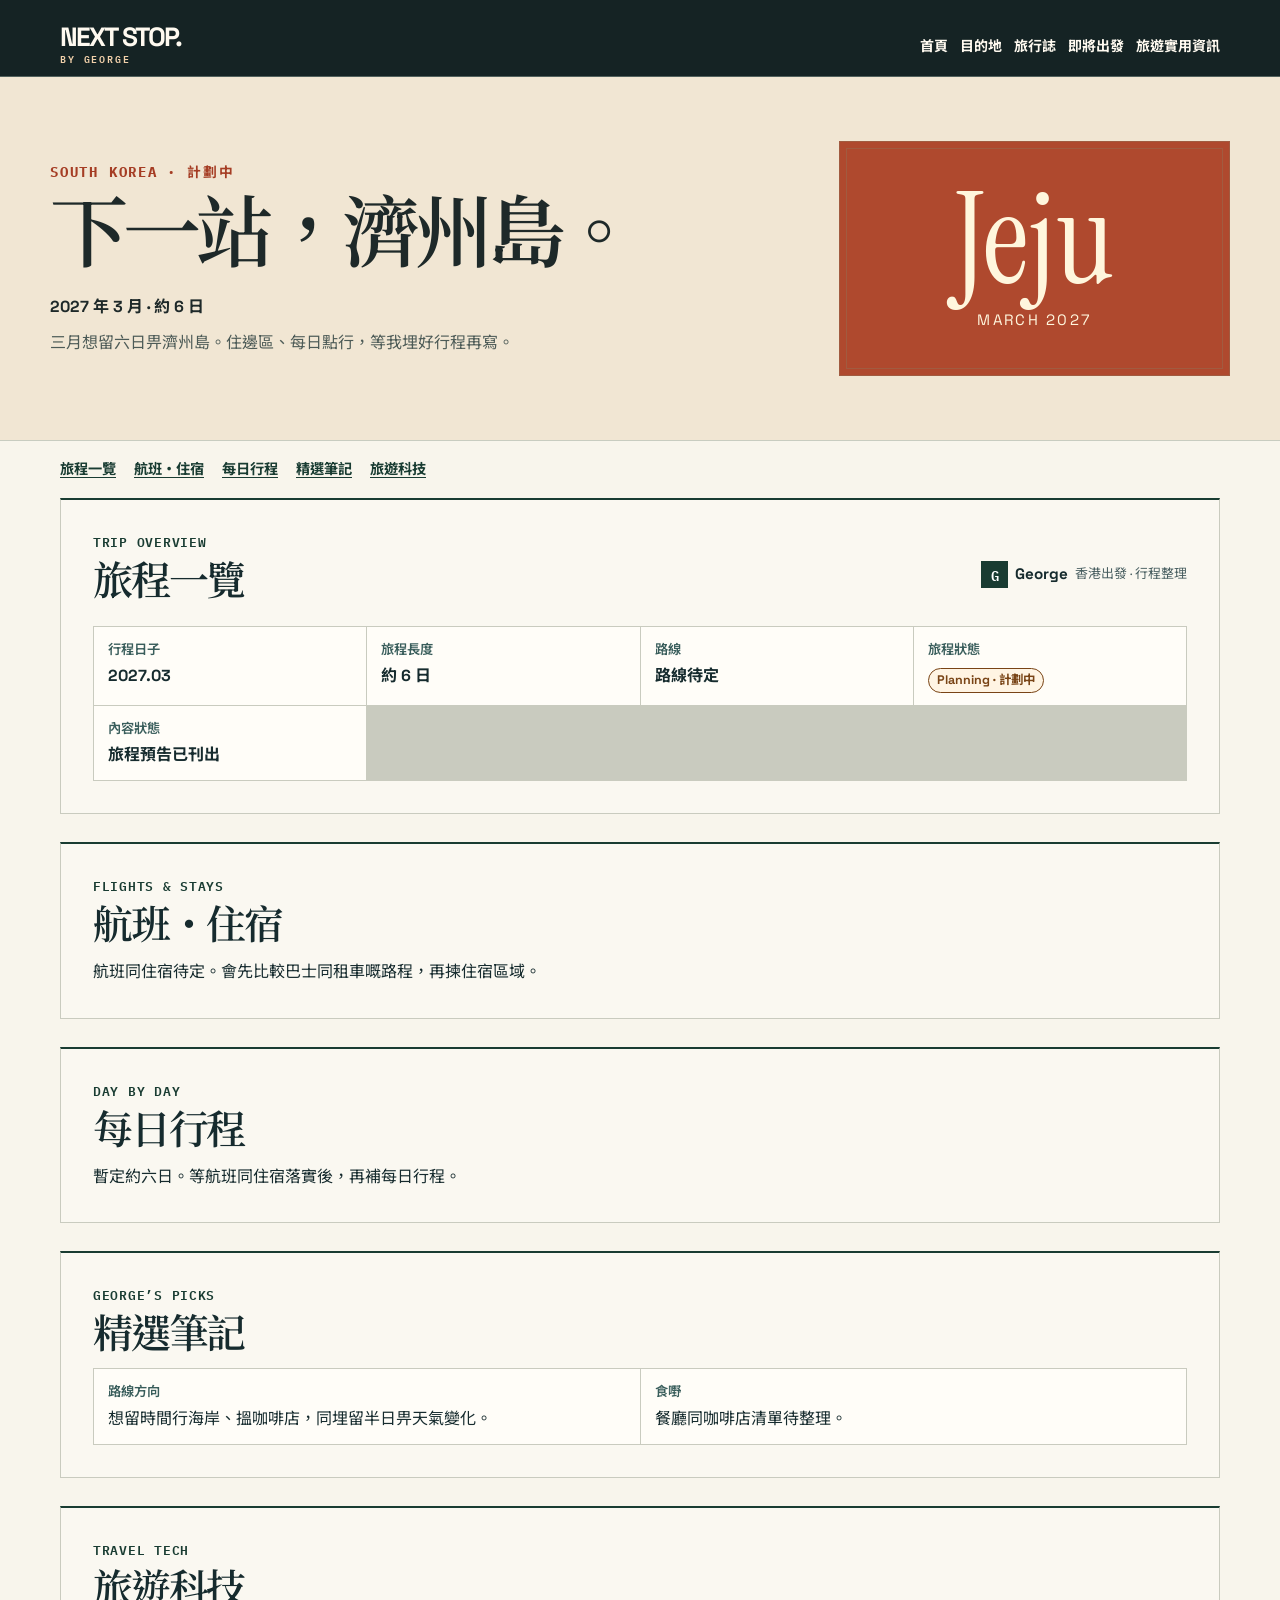
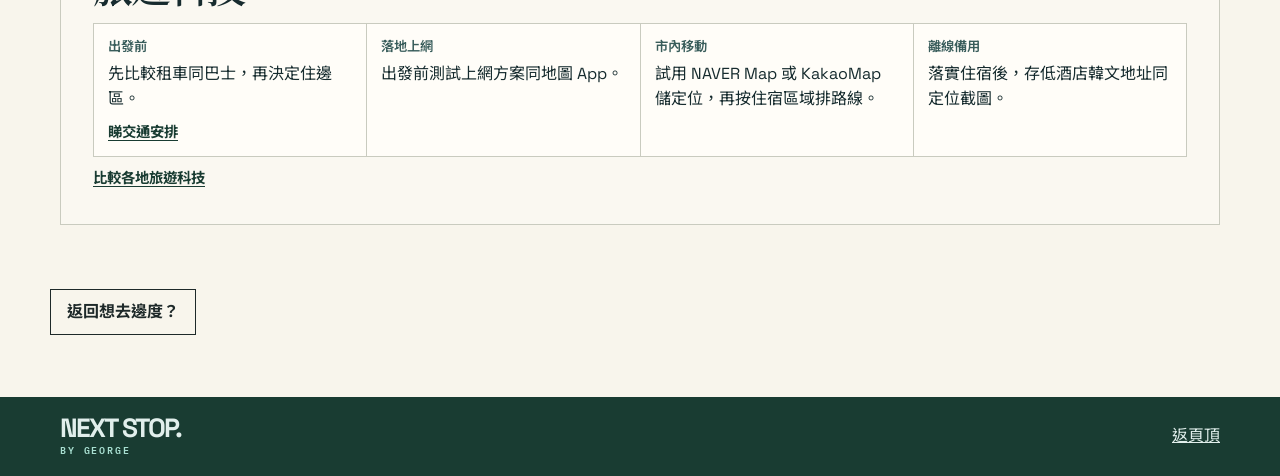
<file: jeju.html>
<!doctype html>
<html lang="zh-Hant-HK">
<head>
  <meta charset="utf-8">
  <meta name="viewport" content="width=device-width, initial-scale=1">
  <title>濟州島旅程預告｜Next Stop by George</title>
  <meta name="description" content="2027 年 3 月濟州島約六日旅程計劃，整理住宿區域、交通同地圖準備事項，詳細行程待定。">
  <link rel="canonical" href="https://geolhc.github.io/travel-george/jeju.html">
  <meta property="og:title" content="濟州島旅程預告｜Next Stop by George">
  <meta property="og:description" content="2027 年 3 月濟州島約六日旅程計劃，整理住宿區域、交通同地圖準備事項，詳細行程待定。">
  <meta property="og:url" content="https://geolhc.github.io/travel-george/jeju.html">
  <meta property="og:site_name" content="Next Stop by George">
  <meta property="og:locale" content="zh_HK">
  <meta property="og:type" content="article">
  <meta property="og:image" content="https://geolhc.github.io/travel-george/journal-cover.png">
  <meta property="og:image:alt" content="Next Stop by George 旅行誌刊頭">
  <meta name="twitter:image" content="https://geolhc.github.io/travel-george/journal-cover.png">
  <meta name="twitter:card" content="summary_large_image">
  <meta name="twitter:title" content="濟州島旅程預告｜Next Stop by George">
  <meta name="twitter:description" content="2027 年 3 月濟州島約六日旅程計劃，整理住宿區域、交通同地圖準備事項，詳細行程待定。">
  <link rel="preconnect" href="https://fonts.googleapis.com">
  <link rel="preconnect" href="https://fonts.gstatic.com" crossorigin>
  <link rel="stylesheet" href="journal.css">
<meta name="author" content="George">
  <link href="https://fonts.googleapis.com/css2?family=IBM+Plex+Mono:wght@500;600&amp;family=Instrument+Serif:ital@0;1&amp;family=Noto+Sans+HK:wght@400;600;700&amp;family=Noto+Serif+HK:wght@600;700&amp;family=Space+Grotesk:wght@500;700&amp;display=swap" rel="stylesheet">
  <link rel="stylesheet" href="travel-system.css">
  <link rel="stylesheet" href="cinematic.css">
  <script src="navigation.js" defer></script>
</head>
<body id="top">
  <a class="skip-link" href="#main">跳至主要內容</a>
  <header class="journal-header">
    <div class="frame masthead">
      <a class="brand" href="./"><strong lang="en">NEXT STOP.</strong> <span lang="en">BY GEORGE</span></a>
      <button class="nav-toggle" type="button" aria-expanded="false" aria-controls="site-nav" hidden>選單 <span aria-hidden="true">☰</span></button>
      <nav id="site-nav" aria-label="主選單"><a href="./">首頁</a><a href="./#destinations">目的地</a><a href="./#journal">旅行誌</a><a href="./#next">即將出發</a><a href="./#tech-matrix">旅遊實用資訊</a></nav>
    </div>
  </header>
  <main id="main">
    <header class="article-heading jeju">
      <div class="frame article-grid">
        <div>
          <p class="eyebrow">SOUTH KOREA · 計劃中</p>
          <h1 class="article-title">下一站，濟州島。</h1>
          <p class="article-meta">2027 年 3 月 · 約 6 日</p>
          <p class="article-intro">三月想留六日畀濟州島。住邊區、每日點行，等我埋好行程再寫。</p>
        </div>
        <div class="jeju-print" aria-hidden="true"><strong>Jeju</strong><span>MARCH 2027</span></div>
      </div>
    </header>
    <div class="trip-shell">
  <nav class="trip-index" aria-label="行程目錄"><a href="#trip-brief">旅程一覽</a><a href="#trip-logistics">航班・住宿</a><a href="#trip-itinerary">每日行程</a><a href="#trip-picks">精選筆記</a><a href="#travel-tech">旅遊科技</a></nav>
  <section class="trip-brief" id="trip-brief" aria-labelledby="brief-heading">
    <div class="brief-heading"><div><p class="matrix-label" lang="en">TRIP OVERVIEW</p><h2 id="brief-heading">旅程一覽</h2></div><p class="george-byline"><span>G</span><b lang="en">George</b><small>香港出發 · 行程整理</small></p></div>
    <dl class="trip-stats"><div><dt>行程日子</dt><dd>2027.03</dd></div><div><dt>旅程長度</dt><dd>約 6 日</dd></div><div><dt>路線</dt><dd>路線待定</dd></div><div><dt>旅程狀態</dt><dd><span class="travel-badge travel-badge--planning"><span lang="en">Planning</span> · 計劃中</span></dd></div><div><dt>內容狀態</dt><dd>旅程預告已刊出</dd></div></dl>
  </section>
</div>
<section class="trip-module trip-shell" id="trip-logistics" aria-labelledby="logistics-heading">
  <p class="matrix-label" lang="en">FLIGHTS &amp; STAYS</p>
  <h2 id="logistics-heading">航班・住宿</h2>
  <p>航班同住宿待定。會先比較巴士同租車嘅路程，再揀住宿區域。</p>
</section>
<section class="trip-module trip-shell" id="trip-itinerary" aria-labelledby="itinerary-heading">
  <p class="matrix-label" lang="en">DAY BY DAY</p>
  <h2 id="itinerary-heading">每日行程</h2>
  <p>暫定約六日。等航班同住宿落實後，再補每日行程。</p>
</section>
<section class="trip-module trip-shell" id="trip-picks" aria-labelledby="picks-heading">
  <p class="matrix-label" lang="en">GEORGE’S PICKS</p><h2 id="picks-heading">精選筆記</h2>
  <dl class="trip-stats picks-stats"><div><dt>路線方向</dt><dd>想留時間行海岸、搵咖啡店，同埋留半日畀天氣變化。</dd></div><div><dt>食嘢</dt><dd>餐廳同咖啡店清單待整理。</dd></div></dl>
</section>
<section class="trip-module trip-shell" id="travel-tech" aria-labelledby="tech-heading">
  <p class="matrix-label" lang="en">TRAVEL TECH</p><h2 id="tech-heading">旅遊科技</h2>
  <dl class="trip-stats tech-stats"><div><dt>出發前</dt><dd>先比較租車同巴士，再決定住邊區。<p><a href="#trip-logistics">睇交通安排</a></p></dd></div><div><dt>落地上網</dt><dd>出發前測試上網方案同地圖 App。</dd></div><div><dt>市內移動</dt><dd>試用 NAVER Map 或 KakaoMap 儲定位，再按住宿區域排路線。</dd></div><div><dt>離線備用</dt><dd>落實住宿後，存低酒店韓文地址同定位截圖。</dd></div></dl>
  <p class="matrix-crosslink"><a href="./#tech-matrix">比較各地旅遊科技</a></p>
</section>
    <div class="frame article-content">
      <a class="button button-outline" href="./#destinations">返回想去邊度？</a>
    </div>
  </main>
  <footer class="george-footer"><div class="trip-shell footer-inner">
      <a class="footer-brand" href="./"><strong lang="en">NEXT STOP.</strong> <span lang="en">BY GEORGE</span></a>
      
      <a href="#top">返頁頂</a>
    </div></footer>
</body>
</html>
</file>
<file: journal.css>
:root {
  color-scheme: light;
  --paper: #f5f2e9;
  --ink: #1e2929;
  --muted: #4d5b57;
  --line: #c8ccc0;
  --forest: #233d37;
  --accent: #a53d24;
  --serif: "Noto Serif TC", Georgia, serif;
  --display: "Instrument Serif", Georgia, serif;
  --sans: "DM Sans", "Noto Sans TC", sans-serif;
}
* { box-sizing: border-box; }
html { scroll-behavior: smooth; }
body { margin: 0; background: var(--paper); color: var(--ink); font: 400 1rem/1.65 var(--sans); }
h1, h2, h3, p, dl, dd, figure { margin: 0; }
a { color: inherit; }
img { display: block; width: 100%; height: auto; }
a:focus-visible, summary:focus-visible { outline: 3px solid #ad5024; outline-offset: 4px; }
[id] { scroll-margin-top: 20px; }
.frame { width: min(1220px, calc(100% - 100px)); margin-inline: auto; }
.skip-link { position: absolute; top: 10px; left: 10px; padding: 10px; background: white; z-index: 2; transform: translateY(-160%); }
.skip-link:focus { transform: none; }
.journal-header { border-bottom: 1px solid var(--line); }
.masthead, .masthead nav, .brand { display: flex; align-items: center; gap: 24px; }
.masthead { justify-content: space-between; min-height: 80px; }
.brand, .masthead nav a { text-decoration: none; }
.brand { gap: 15px; }
.brand span:first-child { font: 400 clamp(1.8rem, 4vw, 2.55rem)/1 var(--display); letter-spacing: -.02em; }
.brand span:last-child { font-size: .88rem; font-weight: 700; color: var(--accent); }
.masthead nav a, .country-nav a { display: inline-flex; align-items: center; min-height: 44px; font-weight: 700; font-size: .94rem; }
.masthead nav a:hover, .country-nav a:hover { color: var(--accent); }
.eyebrow { color: var(--accent); font-size: .86rem; font-weight: 700; letter-spacing: .13em; }
.accent-rule { display: inline-block; width: 23px; margin-right: 6px; border-top: 2px solid currentColor; vertical-align: .28em; }
.cover { display: grid; grid-template-columns: .86fr 1.14fr; margin-top: 26px; border: 1px solid var(--line); background: #e9e9dc; }
.cover-copy { display: flex; align-items: start; flex-direction: column; justify-content: center; padding: clamp(25px, 4.6vw, 68px); }
.cover h1, .article-title { font: 700 clamp(3.4rem, 6.1vw, 6.2rem)/1.13 var(--serif); letter-spacing: -.065em; }
.cover h1 { margin: 13px 0 0; }
.cover h1 span { display: block; }
.cover-english { margin: 9px 0 20px; color: #30534a; font: italic 400 clamp(1.9rem, 3.1vw, 3.2rem)/1.08 var(--display); }
.cover-route { font-weight: 700; }
.cover-route span { color: var(--accent); margin-inline: 2px; }
.cover-deck { color: var(--muted); margin-top: 7px; max-width: 26em; }
.cover-actions { display: flex; align-items: center; flex-wrap: wrap; gap: 10px 16px; margin-top: 24px; }
.cover-actions > span { color: var(--muted); font-size: .87rem; font-weight: 600; }
.button { display: inline-flex; align-items: center; min-height: 46px; padding: 8px 16px; background: var(--forest); border: 1px solid var(--forest); color: white; font-weight: 700; text-decoration: none; white-space: nowrap; }
.button:hover { background: #39645a; border-color: #39645a; }
.button-outline { background: transparent; color: inherit; border-color: currentColor; }
.button-outline:hover { background: var(--forest); color: white; }
.cover-photo { position: relative; min-height: 490px; background: #364655; }
.cover-photo img { position: absolute; inset: 0; height: 100%; object-fit: cover; object-position: 52% 58%; }
.cover-photo figcaption { position: absolute; bottom: 0; right: 0; padding: 8px 15px; background: #202f31; color: white; font-size: .85rem; }
.cover-photo figcaption span { margin-left: 5px; font-size: .79rem; letter-spacing: .12em; }
.directory { padding-block: 53px 64px; }
.section-top, .next-stop, .journal-footer .frame { display: flex; align-items: end; justify-content: space-between; gap: 12px 24px; }
.section-top h2, .dispatch h2, .next-stop h2, .article-content h2 { font: 700 clamp(2rem, 4vw, 3.3rem)/1.22 var(--serif); letter-spacing: -.055em; }
.section-top h2, .next-stop h2 { margin-top: 6px; }
.country-nav { display: flex; flex-wrap: wrap; gap: 4px 8px; }
.country-nav a { justify-content: center; min-width: 54px; padding-inline: 8px; border-bottom: 1px solid var(--line); text-decoration: none; }
.country-grid { display: grid; grid-template-columns: repeat(3, minmax(0, 1fr)); gap: 12px; margin-top: 20px; }
.country { padding: 16px 18px 13px; border: 1px solid var(--line); background: #fbf9f1; }
.country:target { border-color: var(--accent); box-shadow: inset 0 3px var(--accent); }
.country-title { display: flex; align-items: baseline; justify-content: space-between; gap: 8px; margin-bottom: 8px; }
.country-title h3 { font: 700 1.5rem/1.35 var(--serif); }
.country-title > span { font: italic 400 1.65rem/1 var(--display); color: var(--accent); }
.trip-entry { display: flex; align-items: center; justify-content: space-between; gap: 8px; min-height: 65px; padding: 7px 0; border-top: 1px solid var(--line); text-decoration: none; }
.trip-entry:hover { color: var(--accent); }
.trip-entry strong { display: block; }
.trip-entry small, .country-note { display: block; color: var(--muted); font-size: .87rem; line-height: 1.45; }
.link-mark { font-size: 1.25rem; color: var(--accent); }
.country-note { padding-top: 4px; }
.dispatch { padding-block: 46px; background: #e4ece4; }
.dispatch-inner { display: grid; grid-template-columns: .78fr 1.22fr; align-items: center; gap: clamp(24px, 6vw, 85px); max-width: 1054px; }
.postcard { display: block; padding: 8px; background: #fffaf1; transform: rotate(-2.5deg); box-shadow: 0 5px 18px #26382d30; }
.postcard img { aspect-ratio: 1.36; object-fit: cover; object-position: 50% 42%; }
.dispatch h2 { margin: 9px 0 12px; }
.dispatch-copy > p:not(.eyebrow) { color: var(--muted); max-width: 29em; }
.dispatch .button { margin-top: 18px; }
.next-stop { align-items: center; margin-block: 52px; padding: 24px clamp(16px, 4vw, 40px); border: 1px solid var(--line); border-left: 4px solid var(--accent); background: #f1e6d3; }
.next-stop p:last-child { margin-top: 8px; color: var(--muted); }
.journal-footer { border-top: 1px solid var(--line); padding-block: 24px; }
.journal-footer .frame { align-items: baseline; flex-wrap: wrap; font-size: .87rem; }
.journal-footer small { font-size: .84rem; }

.article-heading { background: #e4ece4; padding-block: clamp(28px, 5vw, 70px); border-bottom: 1px solid var(--line); }
.article-heading.jeju { background: #f1e6d3; }
.article-grid { display: grid; grid-template-columns: 1fr .55fr; gap: 24px clamp(24px, 6vw, 85px); align-items: center; }
.article-title { margin: 8px 0 14px; }
.article-meta { margin-top: 9px; font-weight: 700; }
.article-intro { margin-top: 10px; max-width: 36em; color: var(--muted); }
.article-postcard { max-width: 380px; width: 100%; justify-self: end; }
.article-content { padding-block: 36px 62px; }
.article-content > section + section { margin-top: 38px; }
.article-content h2 { margin-bottom: 16px; }
.article-content > p, .article-content section > p { margin-block: 8px; }
.travel-facts { display: grid; grid-template-columns: repeat(2, minmax(0, 1fr)); gap: 10px; }
.travel-facts article, .planning-note { border: 1px solid var(--line); padding: 15px 17px; background: #fbf9f1; }
.travel-facts p { margin-top: 4px; color: var(--muted); }
.trip-jump { display: flex; flex-wrap: wrap; gap: 6px 22px; padding-top: 16px; }
.trip-jump a { display: inline-flex; align-items: center; min-height: 44px; font-weight: 700; }
.day-list { display: grid; gap: 9px; }
.day-list details, .source-note { background: #fbf9f1; border: 1px solid var(--line); }
.day-list summary, .source-note summary { cursor: pointer; padding: 13px 16px; font-weight: 700; }
.day-list summary span { color: var(--accent); font-size: .88rem; margin-right: 8px; }
.day-list details[open] summary, .source-note[open] summary { border-bottom: 1px solid var(--line); }
.daily-picks { display: grid; grid-template-columns: repeat(2, minmax(0, 1fr)); gap: 12px 20px; padding: 14px 16px 16px; }
.daily-picks dt { font-weight: 700; }
.daily-picks dd { color: var(--muted); }
.shopping-list { padding-left: 1.25em; columns: 2; column-gap: 32px; }
.shopping-list li { margin-bottom: 4px; break-inside: avoid; }
.source-note img { max-width: 620px; margin: 15px auto; }
.jeju-print { display: grid; align-content: center; min-height: 235px; border: 1px solid #a15b40; outline: 1px solid #a15b40; outline-offset: -8px; padding: 24px; text-align: center; background: #af492e; color: #fff6dd; }
.jeju-print strong { font: italic 400 clamp(4.7rem, 10vw, 8.3rem)/.88 var(--display); }
.jeju-print span { margin-top: 12px; font-size: .94rem; letter-spacing: .15em; }
.planning-note p { color: var(--muted); }
@media (max-width: 950px) {
  .frame { width: calc(100% - 56px); }
  .cover-photo { min-height: 440px; }
  .cover h1 { font-size: clamp(3.4rem, 7.4vw, 5rem); }
}
@media (max-width: 720px) {
  .frame { width: calc(100% - 36px); }
  .masthead { min-height: 62px; gap: 10px; }
  .brand, .masthead nav { gap: 12px; }
  .cover { grid-template-columns: 1fr; margin-top: 14px; }
  .cover-copy { padding: 24px 20px; }
  .cover h1 { font-size: clamp(2.65rem, 8.4vw, 4.2rem); }
  .cover h1 span { display: inline; margin-left: .12em; }
  .cover-english { margin-bottom: 13px; }
  .cover-actions { margin-top: 16px; }
  .cover-photo { min-height: clamp(225px, 56vw, 380px); }
  .directory { padding-block: 36px 40px; }
  .section-top { align-items: start; flex-direction: column; }
  .country-grid { grid-template-columns: 1fr; }
  .dispatch-inner, .article-grid { grid-template-columns: 1fr; }
  .postcard { width: min(94%, 390px); margin-inline: auto; }
  .dispatch { padding-block: 33px; }
  .next-stop { align-items: start; flex-direction: column; margin-block: 32px; }
  .article-postcard { justify-self: start; }
}
@media (max-width: 410px) {
  .brand span:last-child { display: none; }
  .cover h1 { font-size: clamp(2.2rem, 8.8vw, 3.1rem); }
  .cover-actions > span { width: 100%; }
  .travel-facts, .daily-picks { grid-template-columns: 1fr; }
}
@media (prefers-reduced-motion: reduce) {
  html { scroll-behavior: auto; }
}

.country{border-top:3px solid var(--forest)}.country:nth-child(2){border-top-color:#a53d24}.country:nth-child(3){border-top-color:#355785}.country-title h3 span{font-size:1.15rem;vertical-align:.1em}
</file>
<file: travel-system.css>
:root {
  --trip-sans: "Space Grotesk", "Noto Sans HK", "Noto Sans TC", system-ui, sans-serif;
  --trip-mono: "IBM Plex Mono", "Noto Sans HK", ui-monospace, monospace;
  --trip-ink: #162b2e;
  --trip-green: #0b6059;
  --trip-line: #ccd9d6;
  --trip-panel: #f5faf8;
  --display: var(--trip-sans);
  --sans: var(--trip-sans);
  --serif: var(--trip-sans);
}

body { font-family: var(--trip-sans); }
h1, h2, h3, .hero h1, .plan h2, .notes h2, .overview-heading h2,
.vietnam-trip h2, .large { font-family: var(--trip-sans); }
.kicker, .eyebrow, .card-label, .dates, .matrix-label, .trip-stats dt {
  font-family: var(--trip-mono);
  font-variant-numeric: tabular-nums;
}
.cover-english, .country-title > span, .jeju-print strong { font-style: normal; }

.trip-shell, .journal-header .masthead {
  width: min(1160px, calc(100% - clamp(32px, 8vw, 96px)));
  margin-inline: auto;
}
.journal-header .masthead {
  display: flex;
  min-height: 72px;
  align-items: center;
  justify-content: space-between;
  gap: 8px 24px;
  padding: 10px 0;
}
.journal-header .brand {
  display: flex;
  flex-wrap: wrap;
  align-items: baseline;
  gap: 3px 10px;
  font: 700 1rem/1.2 var(--trip-sans);
  letter-spacing: normal;
}
.journal-header .brand strong {
  font-size: clamp(1.12rem, 3vw, 1.55rem);
  letter-spacing: -.065em;
}
.journal-header .brand span:last-child {
  display: inline;
  font: 600 .77rem/1.3 var(--trip-mono);
  color: var(--trip-green);
  letter-spacing: -.015em;
}
.journal-header nav { display: flex; flex-wrap: wrap; gap: 4px 12px; justify-content: start; }
.journal-header nav a {
  display: inline-flex;
  align-items: center;
  min-height: 36px;
  font: 700 .875rem/1.3 var(--trip-sans);
}

.trip-index {
  display: flex;
  flex-wrap: wrap;
  justify-content: flex-start;
  align-items: center;
  gap: 2px 18px;
  padding-block: 10px;
}
.trip-index a, .matrix-crosslink a, .trip-stats a {
  font-weight: 700;
  color: var(--trip-green);
  text-decoration: underline;
  text-underline-offset: .22em;
}
.trip-index a { padding-block: 7px; font-size: .89rem; }

.trip-brief, .trip-module, .tech-matrix {
  color: var(--trip-ink);
  background: var(--trip-panel);
  padding: clamp(16px, 3vw, 32px);
  border: 1px solid var(--trip-line);
  border-top: 4px solid var(--trip-green);
}
.trip-module, .tech-matrix { margin-block: 28px; }
.trip-brief h2, .trip-module h2, .tech-matrix h2 {
  margin: 4px 0 10px;
  font-size: clamp(1.65rem, 4.3vw, 2.5rem);
  line-height: 1.18;
  letter-spacing: -.055em;
}
.matrix-label { margin: 0; color: var(--trip-green); font-size: .83rem; font-weight: 600; letter-spacing: .055em; }
.brief-heading { display: flex; align-items: center; justify-content: space-between; flex-wrap: wrap; gap: 6px 18px; margin-bottom: 10px; }
.george-byline { display: flex; align-items: center; flex-wrap: wrap; gap: 7px; margin: 0; }
.george-byline span {
  display: grid;
  place-items: center;
  width: 27px;
  height: 27px;
  background: var(--trip-green);
  color: white;
  font: 600 .9rem var(--trip-mono);
}
.george-byline b { font-size: .95rem; }
.george-byline small { color: #495f61; font-size: .81rem; }

.trip-stats {
  display: grid;
  grid-template-columns: repeat(4, minmax(0, 1fr));
  margin: 0;
  border: 1px solid var(--trip-line);
  background: var(--trip-line);
  gap: 1px;
}
.picks-stats { grid-template-columns: repeat(auto-fit, minmax(min(100%, 215px), 1fr)); }
.trip-stats > div { background: #fff; padding: 12px 14px; }
.trip-stats dt { margin-bottom: 4px; color: #395d5b; font-size: .83rem; font-weight: 600; }
.trip-stats dd { margin: 0; font-size: 1rem; line-height: 1.55; }
.trip-brief dd { font-weight: 700; }
.trip-stats dd p, .matrix-crosslink { margin: 8px 0 0; }
.matrix-crosslink a, .trip-stats dd a { font-size: .9rem; }

.tech-matrix > p:not(.matrix-label) { margin: 0 0 14px; }
.matrix-scroll { overflow-x: auto; }
.matrix-scroll:focus-visible { outline: 2px solid var(--trip-green); outline-offset: 3px; }
.tech-matrix table { width: 100%; min-width: 670px; border-collapse: collapse; background: #fff; text-align: left; font-size: .94rem; }
.tech-matrix th, .tech-matrix td { padding: 11px 12px; border: 1px solid var(--trip-line); }
.tech-matrix thead th { background: #143837; color: #fff; font-family: var(--trip-mono); white-space: nowrap; }
.tech-matrix tbody th {
  position: sticky;
  left: 0;
  background: #e7f4ef;
  color: #123c38;
  white-space: nowrap;
}
.tech-matrix a { text-underline-offset: .2em; }

.george-footer { padding: 20px 0; color: #e1efec; background: #142b2d; text-align: left; }
.footer-inner { display: flex; flex-wrap: wrap; align-items: center; justify-content: space-between; gap: 12px 24px; }
.george-footer a { color: inherit; }
.george-footer .footer-brand { display: flex; flex-wrap: wrap; align-items: center; gap: 4px 10px; font-weight: 700; text-decoration: none; }
.footer-brand span { color: #a8dfd1; font: 500 .82rem var(--trip-mono); }
.george-footer small { font-size: .8rem; }

@media (max-width: 700px) {
  .trip-stats { grid-template-columns: repeat(2, minmax(0, 1fr)); }
  .journal-header .masthead { align-items: flex-start; flex-wrap: wrap; }
}
@media (max-width: 420px) {
  .picks-stats { grid-template-columns: minmax(0, 1fr); }
  .tech-matrix th, .tech-matrix td { padding: 9px 8px; }
}

.travel-badge {
  display: inline-block;
  width: fit-content;
  margin-top: 4px;
  padding: 2px 8px;
  border: 1px solid currentColor;
  border-radius: 99px;
  font-size: .78rem;
  font-weight: 700;
  line-height: 1.45;
}
.travel-badge--travelled { color: #255c46; background: #ecf6ef; }
.travel-badge--upcoming { color: #1c537c; background: #edf6ff; }
.travel-badge--planning { color: #794416; background: #fff4e3; }
.trip-entry .travel-badge { display: inline-block; }
.upcoming-links { display: flex; flex-wrap: wrap; gap: 8px; align-items: center; }
.journal-header nav a[aria-current="page"] { text-decoration: underline; text-underline-offset: .25em; }

/* Editorial edition */
:root {
  --edition-paper: #f8f5ec;
  --edition-forest: #193c32;
  --edition-ink: #262d29;
  --edition-rust: #97462d;
  --edition-line: #c9cbbf;
  --edition-serif: "Instrument Serif", "Noto Serif HK", Georgia, serif;
  --serif: var(--edition-serif);
  --display: var(--edition-serif);
  --trip-green: var(--edition-forest);
  --trip-panel: #faf8f1;
  --trip-line: var(--edition-line);
}
body { background-color: var(--edition-paper); }
.journal-header { background: var(--edition-paper); border-bottom: 1px solid var(--edition-line); color: var(--edition-ink); }
.journal-header .brand strong, .cover h1, .hero h1, .hero-text h1, .article-title,
.section-top h2, .dispatch h2, .next-stop h2, .trip-module h2, .tech-matrix h2,
.trip-brief h2, .plan h2, .notes h2, .overview-heading h2, .country-title h3 {
  font-family: var(--edition-serif);
  font-weight: 600;
}
.journal-header nav a { min-height: 44px; text-underline-offset: .35em; }
.journal-header nav a:hover, .trip-index a:hover { color: var(--edition-rust); }
.cover { border: 0; background: var(--edition-forest); color: #fffdf4; }
.cover .cover-copy { padding: clamp(25px, 4.6vw, 68px); }
.cover .eyebrow, .cover-route span { color: #f0b79b; }
.cover-english { color: #e2d4bc; font-family: var(--edition-serif); font-style: italic; }
.cover-deck, .cover-actions > span { color: #e3e7d8; }
.cover-actions .button { background: #f7eedc; border-color: #f7eedc; color: var(--edition-forest); }
.cover-photo figcaption { font-family: var(--trip-mono); background: var(--edition-forest); }
.country-grid { gap: clamp(12px, 2vw, 26px); }
.country-grid .country { padding: 0 0 12px; border: 0; border-bottom: 1px solid var(--edition-line); background: transparent; }
.country-art { aspect-ratio: 2.45; position: relative; overflow: hidden; isolation: isolate; background-color: var(--edition-forest); }
.country-art img { width: 100%; height: 100%; object-fit: cover; object-position: center 60%; }
.country-art span { position: absolute; left: 10px; bottom: 8px; padding: 2px 7px; background: #193c32; color: white; font-size: .79rem; }
.art-korea { background: radial-gradient(circle at 73% 29%, #f5d0a3 0 8%, transparent 8.5%), linear-gradient(155deg, transparent 0 49%, #547b67 49.5% 64%, transparent 64.5%), linear-gradient(25deg, transparent 0 35%, #335c50 35.5% 57%, transparent 57.5%), linear-gradient(#e2d8bc 0 63%, #849e88 63% 76%, #476a66 76%); }
.country-title { padding-block: 13px 4px; }
.country-title > span { font-family: var(--edition-serif); font-style: italic; color: var(--edition-rust); }
.trip-entry { min-height: 76px; }
.trip-entry:hover, .trip-entry:focus-visible { background-color: #eeeade; }
.link-mark { color: var(--edition-rust); }
.trip-brief, .trip-module, .tech-matrix { border-top-width: 2px; }
.trip-stats > div { background: #fffdf8; }
.day-list, .days { border-left: 1px solid #a5afa1; padding-left: 14px; }
.day-list > details, .days > .day { position: relative; }
.day-list > details::before, .days > .day::before { content: ""; position: absolute; left: -19px; top: 20px; width: 7px; height: 7px; border-radius: 50%; background: var(--edition-rust); }
.day-list summary, .days summary { min-height: 48px; }
.george-footer { background: var(--edition-forest); }
:focus-visible { outline: 3px solid #b76b45; outline-offset: 3px; }
@media (max-width: 700px) {
  .journal-header .masthead { display: block; padding: 11px 0 0; }
  .journal-header .masthead nav { display: grid; grid-template-columns: repeat(5,minmax(0,1fr)); gap: 0; width: 100%; margin-top: 8px; border-top: 1px solid var(--edition-line); }
  .journal-header .masthead nav a { justify-content: center; min-height: 46px; font-size: .84rem; white-space: nowrap; }
  .country-art { aspect-ratio: 2.8; }
  .trip-index a { display: inline-flex; align-items: center; min-height: 44px; }
}
@media (prefers-reduced-motion: no-preference) {
  .country-art img, .button, .trip-entry { transition: transform .22s ease, background-color .22s ease; }
  @media (hover: hover) {
    .country:hover .country-art img { transform: scale(1.035); }
    .button:hover { transform: translateY(-2px); }
  }
}
@media (prefers-reduced-motion: reduce) {
  html { scroll-behavior: auto; }
  *, *::before, *::after { transition-duration: 0s !important; animation-duration: 0s !important; }
}

.skip-link { position: absolute; top: 8px; left: 8px; z-index: 20; transform: translateY(-180%); padding: 10px 16px; background: #fffdf8; color: #193c32; }
.skip-link:focus { transform: none; }
</file>
<file: cinematic.css>
.journal-header .brand,.george-footer .footer-brand {display:inline-flex;flex-direction:column;align-items:flex-start;gap:2px}
.journal-header .brand strong,.george-footer .footer-brand strong {font:700 1.65rem/.9 "Space Grotesk",sans-serif;letter-spacing:-.075em}
.journal-header .brand span:last-child,.george-footer .footer-brand span {display:block;font:600 .64rem/1.35 var(--trip-mono);letter-spacing:.18em}
.film-home .journal-header {background:#111e20;color:#fffaf0;border-color:#405050}
.film-home .journal-header .brand span:last-child,.film-home .journal-header nav a:hover {color:#f2cfac}
.film-cover {position:relative;isolation:isolate;display:flex;flex-direction:column;justify-content:flex-end;min-height:100vh;min-height:100svh;background:#111e20;color:#fffaf0;padding:clamp(2rem,7vw,8rem) max(6%,calc((100% - 1160px)/2)) 1.3rem;box-sizing:border-box}
.film-still,.film-cover::before {position:absolute;inset:0;width:100%;height:100%;z-index:-1}
.film-still {object-fit:cover;object-position:50% 56%;z-index:-2}
.film-cover::before {content:"";background:linear-gradient(90deg,rgba(5,17,20,.87),rgba(5,17,20,.18) 84%),linear-gradient(0deg,rgba(5,17,20,.91),transparent 65%)}
.film-lead {max-width:36rem;margin-block:auto;padding-block:3rem}
.film-meta,.film-foot,.chapter-label,.chapter-entry small {font:500 .78rem/1.6 var(--trip-mono);letter-spacing:.08em}
.film-cover h1 {margin:.2em 0;font:600 clamp(4rem,9vw,9rem)/1.03 var(--edition-serif);letter-spacing:-.055em}
.film-cover h1 span {display:block}
.film-lead > p:not(.film-meta) {max-width:30em;line-height:1.85}
.film-link,.film-link:visited {display:inline-flex;align-items:center;gap:2rem;min-height:48px;color:#fffaf0;border-bottom:1px solid currentColor;text-decoration:none}
.film-foot {display:flex;flex-wrap:wrap;justify-content:space-between;gap:.4rem 2rem;padding-top:1rem;border-top:1px solid #ffffff70}
.film-tagline {margin:0;padding:2.4rem 6%;border-bottom:1px solid var(--edition-line);font:italic 400 clamp(1.7rem,4vw,3.8rem)/1.12 var(--edition-serif);color:var(--edition-forest)}
.chapter-label {color:var(--edition-rust)}
.film-chapters {padding-block:3rem}
.film-chapters h2 {font:600 clamp(2rem,4vw,4rem)/1.2 var(--edition-serif);margin:.2em 0 .6em}
.chapter-pair {display:grid;grid-template-columns:repeat(2,minmax(0,1fr));gap:1.2rem}
.chapter-entry {position:relative;isolation:isolate;display:flex;flex-direction:column;justify-content:flex-end;min-height:22rem;padding:clamp(1.3rem,3vw,3rem);text-decoration:none;color:#fffaf0;overflow:hidden}
.chapter-entry small {margin-bottom:auto}
.chapter-entry em {font:italic 400 clamp(3rem,6vw,6rem)/.83 var(--edition-serif);color:#ffe1b7;margin:1rem 0}
.chapter-entry strong {font:600 clamp(1.35rem,2.7vw,2.2rem)/1.4 var(--edition-serif)}
.chapter-entry span {font-size:.91rem}
.summer-print {background:radial-gradient(circle at 89% 24%,#ac513b 0 19%,transparent 19.4%),#542e30}
.lantern-print {background:#21322d}
.lantern-print img,.lantern-print::before {position:absolute;inset:0;width:100%;height:100%;object-fit:cover;z-index:-2}
.lantern-print::before {content:"";z-index:-1;background:linear-gradient(0deg,#112622 1%,transparent 90%),linear-gradient(180deg,#122623b3,transparent 45%)}
@media(max-width:700px){.chapter-pair{grid-template-columns:1fr}.film-cover::before{background:linear-gradient(0deg,#0c191af5 0%,#102022aa 65%,#10202240)}.chapter-entry{min-height:18rem}}
@media(min-width:701px) and (prefers-reduced-motion:no-preference){.film-lead{animation:film-enter .8s ease-out both}}
@media(min-width:701px) and (prefers-reduced-motion:no-preference) and (hover:hover){.chapter-entry strong{transition:transform .2s}.chapter-entry:hover strong{transform:translateX(.2rem)}}
@keyframes film-enter{from{transform:translateY(.55rem);opacity:.55}to{transform:none;opacity:1}}

@media(prefers-reduced-data:reduce){.film-lead{animation:none}}

/* Keep the masthead in flow. Its top inset scrolls away without resizing the page. */
.journal-header.nav-ready {
  position: sticky;
  top: -16px;
  z-index: 15;
  color: #fffaf0;
  background: #152324;
  border-bottom: 1px solid #52615d;
}
.journal-header.nav-ready .masthead {
  box-sizing: border-box;
  min-height: 76px;
  padding: 16px 0 0;
  flex-wrap: nowrap;
}
.journal-header.nav-ready.compact {
  background: rgba(17, 30, 32, .96);
  backdrop-filter: blur(8px);
}
.journal-header.nav-ready .brand span:last-child,
.journal-header.nav-ready nav a:hover { color: #f1d0aa; }
.journal-header.nav-ready nav a { color: #fffaf0; }
.journal-header.nav-ready nav a[aria-current] {
  text-decoration: underline;
  text-underline-offset: .4em;
}
.journal-header.compact .brand { transform: scale(.88); transform-origin: left center; }
main[id], main [id], main section[id] { scroll-margin-top: 80px; }
.journal-header .masthead #site-nav[hidden], .nav-toggle[hidden] { display: none; }
.nav-toggle {
  min-height: 44px;
  padding: 0 .8rem;
  color: inherit;
  font: inherit;
  background: transparent;
  border: 1px solid #778582;
  border-radius: 3px;
}
.scroll-cue { color: inherit; padding: .6em 0; }
.film-foot { align-items: center; }
.film-still { object-position: 50% 59%; }
.country-art { aspect-ratio: 1.85; }
.chapter-pair { grid-template-columns: repeat(2,minmax(0,1fr)); }
.winter-print { grid-column: 1 / -1; min-height: clamp(18rem,42vw,32rem); background: #152324; }
.winter-print img, .winter-print::after {
  position: absolute; inset: 0; width: 100%; height: 100%; z-index: -2;
  object-fit: cover; object-position: 50% 58%;
}
.winter-print::after {
  content: ''; z-index: -1;
  background: linear-gradient(0deg,#0c191aeb,transparent 80%),linear-gradient(160deg,#102022a6,transparent 50%);
}
@media (max-width: 700px) {
  .journal-header.nav-ready { top: 0; }
  .journal-header.nav-ready .masthead {
    display: flex; align-items: center; justify-content: space-between;
    min-height: 60px; padding: 4px 0;
  }
  .journal-header.nav-ready .masthead #site-nav {
    position: absolute; top: 100%; left: 0; right: 0;
    width: auto; max-height: calc(100svh - 60px); overflow-y: auto;
    display: grid; grid-template-columns: 1fr; gap: 0;
    margin: 0; padding: .35rem max(5%,1rem) .7rem;
    background: #152324; border-bottom: 1px solid #63746b;
  }
  .journal-header.nav-ready .masthead #site-nav[hidden] { display: none; }
  .journal-header.nav-ready .masthead #site-nav a { justify-content: flex-start; min-height: 46px; }
  .film-cover { padding-inline: 6%; }
  .film-cover h1 { font-size: clamp(3.4rem,15vw,5.4rem); }
  .film-still { object-position: 52% 53%; }
  .film-foot { gap: .3rem 1rem; }
  .chapter-pair { grid-template-columns: 1fr; }
}
@media (prefers-reduced-motion: no-preference) {
  html {scroll-behavior: smooth;}
  .journal-header .brand {transition: transform .18s ease;}
}
</file>
<file: styles.css>
:root {
  --ink: #1f3141;
  --muted: #607080;
  --line: #d9e3e5;
  --page: #eef7f6;
  --card: #fffdf8;
  --accent: #a43d31;
  --indigo: #315b73;
  --soft: #fff2df;
}

* { box-sizing: border-box; }
html { scroll-behavior: smooth; }
body { margin: 0; background-color: var(--page); background-image: radial-gradient(circle at 0 100%, rgba(109, 187, 185, .16) 0 2px, transparent 2.5px), radial-gradient(circle at 18px 100%, rgba(109, 187, 185, .13) 0 2px, transparent 2.5px); background-size: 36px 24px; color: var(--ink); font-family: "Noto Sans TC", -apple-system, BlinkMacSystemFont, "Segoe UI", sans-serif; }
a { color: inherit; text-decoration: none; }
main { max-width: 1080px; margin: 0 auto; background: var(--card); min-height: 100vh; box-shadow: 0 0 45px rgba(36, 80, 97, .10); }

.travel-home { position: relative; padding: 24px 52px 52px; overflow: hidden; background: linear-gradient(135deg, #e2f3f0 0%, #fff8ea 55%, #f9e7d2 100%); border-bottom: 1px solid var(--line); }
.travel-home::after { content: ""; position: absolute; right: -60px; bottom: -100px; width: 340px; height: 340px; border: 38px solid rgba(189, 74, 60, .08); border-radius: 50%; pointer-events: none; }
.travel-home-copy { max-width: 650px; margin: 84px 0 42px; }
.travel-home h1, .vietnam-trip h2 { margin: 0; font-family: "Noto Serif TC", Georgia, serif; font-size: clamp(42px, 6vw, 72px); font-weight: 600; line-height: 1.18; letter-spacing: -.04em; }
.country-cards { position: relative; z-index: 1; display: grid; grid-template-columns: repeat(2, minmax(0, 300px)); gap: 14px; }
.country-card { display: grid; gap: 5px; min-height: 148px; padding: 20px; border: 1px solid rgba(49, 91, 115, .15); border-radius: 8px; background: rgba(255, 253, 248, .82); transition: transform .2s ease, box-shadow .2s ease; }
.country-card:hover { transform: translateY(-3px); box-shadow: 0 12px 22px rgba(36, 80, 97, .12); }
.country-card span, .country-card b { color: var(--accent); font-size: 11px; font-weight: 800; letter-spacing: .09em; }
.country-card strong { font-family: "Noto Serif TC", Georgia, serif; font-size: 28px; }
.country-card small { color: var(--muted); font-size: 13px; }
.vietnam-card { background: linear-gradient(135deg, #fffdf8, #fff0de); }
.country-tabs { display: flex; gap: 8px; padding: 16px 52px; border-bottom: 1px solid var(--line); background: #fffdf8; }
.country-tab { padding: 9px 13px; border: 1px solid var(--line); border-radius: 999px; background: transparent; color: var(--muted); font: 700 13px "Noto Sans TC", sans-serif; cursor: pointer; }
.country-tab span { margin-left: 4px; font-weight: 500; }
.country-tab.active { border-color: var(--indigo); background: var(--indigo); color: white; }
.destination-view[hidden] { display: none; }
.city-tabs { display: flex; align-items: center; gap: 10px; padding: 14px 52px; background: #f7fbf8; border-bottom: 1px solid var(--line); }
.city-tabs > span { margin-right: 4px; color: var(--muted); font-size: 11px; font-weight: 800; letter-spacing: .08em; }
.city-tab { padding: 8px 12px; border: 1px solid var(--line); border-radius: 6px; background: #fffdf8; color: var(--muted); font: 700 14px "Noto Sans TC", sans-serif; cursor: pointer; }
.city-tab small { margin-left: 4px; font-weight: 500; }
.city-tab.active { border-color: var(--accent); color: var(--accent); box-shadow: inset 0 -2px 0 var(--accent); }
.city-view[hidden] { display: none; }

.hero { position: relative; padding: 24px 52px 58px; border-bottom: 1px solid var(--line); overflow: hidden; background: linear-gradient(135deg, #e2f3f0 0%, #f7f7e9 62%, #fff1dd 100%); }
.hero::after { content: ""; position: absolute; right: -52px; top: 26px; width: 250px; height: 250px; border: 20px solid rgba(49, 91, 115, .08); border-radius: 50%; box-shadow: 0 0 0 20px rgba(49, 91, 115, .05), 0 0 0 40px rgba(49, 91, 115, .03); pointer-events: none; }
nav { display: flex; align-items: center; justify-content: space-between; font-size: 14px; }
nav div { display: flex; gap: 22px; color: var(--muted); }
.country-nav { gap: 8px; }
.country-nav a { display: inline-flex; align-items: center; gap: 5px; padding: 7px 9px; border: 1px solid rgba(49, 91, 115, .14); border-radius: 999px; background: rgba(255, 253, 248, .55); font-size: 13px; }
.country-nav a:hover { border-color: var(--indigo); color: var(--indigo); }
.brand { color: var(--indigo); font-weight: 800; letter-spacing: .08em; }
.brand span { color: var(--accent); }
.hero-copy { max-width: 720px; margin-top: 86px; }
.eyebrow { margin: 0 0 12px; color: var(--accent); font-size: 12px; font-weight: 700; letter-spacing: .1em; text-transform: uppercase; }
.hero h1, .plan h2, .notes h2 { margin: 0; font-family: "Noto Serif TC", Georgia, serif; font-size: clamp(42px, 6vw, 72px); font-weight: 600; line-height: 1.18; letter-spacing: -.04em; }
em { color: var(--accent); font-style: normal; }
.lede { max-width: 520px; margin: 22px 0; color: var(--muted); font-size: 17px; line-height: 1.7; }
.dates { display: inline-flex; gap: 12px; align-items: center; padding: 10px 14px; background: rgba(255, 253, 248, .72); border: 1px solid rgba(49, 91, 115, .13); border-radius: 6px; font-size: 14px; }
.dates strong { color: var(--accent); }
.sun, .skyline, .vertical { display: none; }
.scroll { display: inline-block; margin-top: 38px; color: var(--accent); font-weight: 700; font-size: 14px; }
.scroll span { margin-left: 6px; }

.intro { padding: 64px 52px; background: linear-gradient(90deg, #fffdf8, #f8fcfa); border-bottom: 1px solid var(--line); }
.large { max-width: 780px; margin: 0; font: 600 clamp(25px, 3.5vw, 40px)/1.55 "Noto Serif TC", Georgia, serif; }

.plan { padding: 64px 52px; }
.plan header { margin-bottom: 32px; }
.plan h2 { font-size: clamp(36px, 5vw, 54px); }
.plan header > p:last-child { color: var(--muted); font-size: 14px; }
.quick-note { display: flex; gap: 10px; max-width: 720px; margin-top: 18px; padding: 12px 14px; background: var(--soft); border-left: 3px solid var(--accent); color: var(--muted); font-size: 13px; line-height: 1.6; }
.quick-note b { flex: 0 0 auto; color: var(--accent); }
.days { border-top: 1px solid var(--line); }
.day { border-bottom: 1px solid var(--line); }
.day summary { display: grid; grid-template-columns: 52px 1fr 24px; gap: 14px; width: 100%; padding: 22px 0; border: 0; background: transparent; color: inherit; text-align: left; cursor: pointer; }
.number { color: var(--accent); font-weight: 700; }
.day small { display: block; margin-bottom: 5px; color: var(--muted); font-size: 12px; }
.day b { font-size: 19px; font-weight: 700; }
.day i { color: var(--accent); font-size: 21px; font-style: normal; transition: transform .2s; }
.day[open] i { transform: rotate(45deg); }
.day summary { list-style: none; }
.day summary::-webkit-details-marker { display: none; }
.details { display: grid; grid-template-columns: repeat(3, minmax(0, 1fr)); gap: 28px; padding: 0 0 24px 66px; }
.details span { color: var(--accent); font-size: 12px; font-weight: 700; }
.details p { margin: 6px 0 0; color: var(--muted); font-size: 14px; line-height: 1.7; }
.tour-link { display: block; width: fit-content; margin-top: 10px; color: var(--accent); font-weight: 700; }

.trip-overview { padding: 56px 52px; border-bottom: 1px solid var(--line); background: linear-gradient(135deg, #fffdf8, #eff8f6); }
.overview-heading { display: flex; justify-content: space-between; gap: 24px; align-items: flex-start; }
.overview-heading h2 { margin: 0; font-family: "Noto Serif TC", Georgia, serif; font-size: clamp(30px, 4vw, 46px); font-weight: 600; letter-spacing: -.04em; }
.overview-heading p:last-child { margin: 10px 0 0; color: var(--muted); font-size: 14px; }
.trip-status { flex: 0 0 auto; padding: 8px 11px; border: 1px solid rgba(189, 74, 60, .24); border-radius: 999px; background: var(--soft); color: var(--accent); font-size: 12px; font-weight: 800; }
.overview-grid { display: grid; grid-template-columns: repeat(3, 1fr); gap: 18px; margin-top: 30px; }
.overview-grid article { padding: 19px; border: 1px solid var(--line); border-radius: 7px; background: rgba(255, 253, 248, .75); }
.overview-grid span, .map-tools .eyebrow, .trip-checklist .eyebrow { color: var(--accent); font-size: 11px; font-weight: 800; letter-spacing: .08em; }
.overview-grid h3 { margin: 8px 0; font-size: 19px; }
.overview-grid p { margin: 0; color: var(--muted); font-size: 14px; line-height: 1.7; }
.trip-tools { display: grid; grid-template-columns: 1fr 1fr; gap: 18px; margin-top: 18px; }
.map-tools, .trip-checklist { padding: 19px; border: 1px solid var(--line); border-radius: 7px; background: rgba(255, 253, 248, .75); }
.map-tools .eyebrow, .trip-checklist .eyebrow { margin-bottom: 12px; }
.map-tools div { display: flex; flex-wrap: wrap; gap: 8px; }
.map-tools a { padding: 8px 10px; border: 1px solid var(--line); border-radius: 999px; background: #fffdf8; color: var(--indigo); font-size: 13px; font-weight: 700; }
.map-tools a:hover { border-color: var(--indigo); }
.trip-checklist { display: grid; align-content: start; gap: 9px; }
.trip-checklist label { display: flex; align-items: flex-start; gap: 8px; color: var(--muted); font-size: 13px; line-height: 1.45; cursor: pointer; }
.trip-checklist input { width: 16px; height: 16px; margin: 1px 0 0; accent-color: var(--accent); }
.trip-checklist label:has(input:checked) { color: #87929b; text-decoration: line-through; }
.trip-path { width: fit-content; margin: 22px 0 0; padding: 8px 10px; border: 1px solid rgba(49, 91, 115, .15); border-radius: 999px; color: var(--indigo); font-size: 12px; font-weight: 700; }

.upcoming-trip { padding: 64px 52px; background: linear-gradient(135deg, #edf5f7, #fffdf8 58%, #e9eff6); border-top: 1px solid var(--line); }
.upcoming-trip h2 { margin: 0; font-family: "Noto Serif TC", Georgia, serif; font-size: clamp(32px, 4vw, 48px); font-weight: 600; letter-spacing: -.04em; }
.upcoming-details { display: grid; grid-template-columns: repeat(3, 1fr); gap: 18px; margin-top: 26px; }
.upcoming-details article { padding: 20px; border: 1px solid var(--line); border-radius: 6px; background: rgba(255, 253, 248, .72); }
.upcoming-details span { color: var(--accent); font-size: 11px; font-weight: 800; letter-spacing: .08em; }
.upcoming-details h3 { margin: 8px 0; font-size: 19px; }
.upcoming-details p { margin: 0; color: var(--muted); font-size: 14px; line-height: 1.7; }

.vietnam-trip { min-height: 680px; padding: 24px 52px 72px; background: linear-gradient(135deg, #fff8ed, #f7ede0 60%, #e8f2ee); }
.vietnam-trip .eyebrow { margin-top: 104px; }
.vietnam-trip .lede { max-width: 600px; }
.coming-soon-grid { display: grid; grid-template-columns: repeat(3, 1fr); gap: 18px; max-width: 820px; margin-top: 44px; }
.coming-soon-grid article { padding: 20px; background: rgba(255, 253, 248, .82); border: 1px solid var(--line); border-radius: 7px; }
.coming-soon-grid span { color: var(--accent); font-size: 12px; font-weight: 700; }
.coming-soon-grid h3 { margin: 10px 0 6px; font-size: 18px; }
.coming-soon-grid p, .vietnam-note { margin: 0; color: var(--muted); font-size: 14px; line-height: 1.7; }
.vietnam-note { max-width: 620px; margin-top: 28px; padding: 13px 15px; border-left: 3px solid var(--accent); background: rgba(255, 253, 248, .6); }

.alternatives { padding: 64px 52px; border-top: 1px solid var(--line); }
.alternatives h2 { margin: 0; font-family: "Noto Serif TC", Georgia, serif; font-size: clamp(32px, 4vw, 48px); font-weight: 600; letter-spacing: -.04em; }
.alternative-intro { max-width: 650px; color: var(--muted); font-size: 14px; line-height: 1.7; }
.alternative-grid { display: grid; grid-template-columns: repeat(3, 1fr); gap: 18px; margin-top: 26px; }
.alternative-grid article { padding: 20px; border: 1px solid var(--line); border-radius: 6px; }
.alternative-grid span { color: var(--accent); font-size: 12px; font-weight: 700; }
.alternative-grid h3 { margin: 8px 0; font-size: 22px; }
.alternative-grid p { margin: 0; color: var(--muted); font-size: 14px; line-height: 1.7; }

.notes { display: grid; grid-template-columns: .8fr 1.2fr; gap: 56px; padding: 64px 52px; background: linear-gradient(135deg, #f7fbf8, #fff9ef); border-top: 1px solid var(--line); }
.notes h2 { font-size: clamp(36px, 4vw, 52px); }
.note-grid { display: grid; grid-template-columns: 1fr 1fr; gap: 28px; }
.note-grid article { padding: 18px; background: var(--card); border: 1px solid var(--line); border-radius: 6px; }
.note-grid span { color: var(--accent); font-size: 12px; font-weight: 700; }
.note-grid h3 { margin: 10px 0 6px; font-size: 17px; }
.note-grid p { margin: 0; color: var(--muted); font-size: 14px; line-height: 1.65; }
footer { display: flex; justify-content: space-between; gap: 16px; padding: 24px 52px; color: var(--muted); font-size: 12px; border-top: 1px solid var(--line); }
footer a { color: var(--accent); font-weight: 700; }

@media (max-width: 680px) {
  body { background-image: none; }
  .hero, .intro, .plan, .notes, .alternatives, .travel-home, .vietnam-trip, .upcoming-trip { padding-left: 24px; padding-right: 24px; }
  .travel-home-copy { margin-top: 62px; }
  .country-tabs { padding-left: 24px; padding-right: 24px; overflow-x: auto; }
  .city-tabs { padding-left: 24px; padding-right: 24px; overflow-x: auto; }
  .city-tabs > span { display: none; }
  .city-tab { flex: 0 0 auto; }
  .country-tab { flex: 0 0 auto; }
  .country-cards, .coming-soon-grid, .upcoming-details { grid-template-columns: 1fr; }
  .overview-grid, .trip-tools { grid-template-columns: 1fr; }
  .overview-heading { flex-direction: column; gap: 12px; }
  .country-nav a span { display: none; }
  .hero-copy { margin-top: 62px; }
  .hero::after { right: -100px; top: 64px; width: 180px; height: 180px; }
  .intro, .plan, .notes { padding-top: 48px; padding-bottom: 48px; }
  .notes { grid-template-columns: 1fr; gap: 34px; }
  .details { grid-template-columns: 1fr; gap: 18px; padding: 0 0 22px; }
  .note-grid { grid-template-columns: 1fr; }
  .alternative-grid { grid-template-columns: 1fr; }
  footer { flex-wrap: wrap; padding: 22px 24px; }
}
</file>
<file: masthead.css>
.journal-header{background:#f5f2e9;color:#1e2929;border-bottom:1px solid #c8ccc0}.journal-header .masthead{max-width:1220px;margin:auto;padding:14px 5%;display:flex;align-items:center;justify-content:space-between}.journal-header nav,.journal-header .brand{position:static;display:flex;align-items:center;gap:12px;padding:0;color:inherit}.journal-header a{color:inherit;text-decoration:none;font:600 15px sans-serif}.journal-header .brand span:first-child{font:32px Georgia,serif}.journal-header .brand span:last-child{color:#a53d24}@media(max-width:480px){.journal-header .brand span:last-child{display:none}}
</file>
<file: destination-journal.css>
.journal-spread { --ink:#193d34; --rule:#c9c5b6; color:var(--ink); margin:clamp(2rem,6vw,5rem) auto; width:min(100%,72rem); }
.journal-spread h2 { font-family:"Noto Serif HK","Songti TC",serif; font-size:clamp(1.75rem,4vw,3rem); line-height:1.25; margin:.35em 0 .7em }
.journal-cards { display:grid; grid-template-columns:repeat(auto-fit,minmax(min(100%,13rem),1fr)); gap:1rem }
.journal-card { padding:1.3rem; border-top:2px solid #a45c43; background:#f5f1e7; color:#243c33 }
.journal-card h3 { margin:.45rem 0; font-size:1.25rem }
.journal-card p,.journal-caption { line-height:1.75; margin:.45rem 0 }
.journal-card small,.journal-caption { color:#47584f }
.journal-card a,.journal-more a { display:inline-flex; align-items:center; min-height:44px; text-underline-offset:.24em }
.journal-gallery {display:grid; grid-template-columns:repeat(auto-fit,minmax(min(100%,17rem),1fr)); gap:1.25rem}
.journal-gallery figure {margin:0}
.journal-gallery img,.journal-plate { width:100%; aspect-ratio:16/9; object-fit:cover; display:block }
.journal-gallery img.poster {object-fit:contain;background:#eee8dc}
.journal-plate {display:grid;place-items:center;color:#694735;background:repeating-radial-gradient(circle at 75% 120%,transparent 0 20px,#9f755833 21px 22px),#efe6d4;font:500 clamp(1.2rem,4vw,3rem)/1.3 Georgia,serif;letter-spacing:.12em}
.journal-more {display:flex; flex-wrap:wrap;gap:.4rem 1.5rem}
main .journal-outer {width:min(90%,72rem)}
nav.trip-index {flex-wrap:wrap}
</file>
<file: hokkaido.css>
:root {
  color-scheme: light;
  --ink: #192e29;
  --forest: #172e29;
  --paper: #f7f6ee;
  --muted: #52665e;
  --line: #d7ded4;
  --lime: #e3ef98;
  --sans: "DM Sans", "Noto Sans TC", sans-serif;
  --serif: "Noto Serif TC", Georgia, serif;
}

* { box-sizing: border-box; }
html { scroll-behavior: smooth; }
body { margin: 0; background: var(--paper); color: var(--ink); font: 400 1rem/1.65 var(--sans); }
h1, h2, h3, p, figure { margin: 0; }
a { color: inherit; }
a:focus-visible, summary:focus-visible, input:focus-visible { outline: 3px solid #8f6e26; outline-offset: 4px; }
img { display: block; width: 100%; }
.wrap { width: min(1160px, calc(100% - 96px)); margin-inline: auto; }
.skip-link { position: absolute; z-index: 5; top: 12px; left: 12px; padding: 8px 12px; background: white; transform: translateY(-160%); }
.skip-link:focus { transform: none; }
section[id] { scroll-margin-top: 65px; }

.site-header { border-bottom: 1px solid #3b4e46; background: var(--forest); color: white; }
.topbar, .topbar nav { display: flex; align-items: center; justify-content: space-between; gap: 24px; }
.topbar { min-height: 70px; }
.topbar a { text-decoration: none; }
.topbar nav a { display: inline-flex; align-items: center; min-height: 44px; font-size: .88rem; font-weight: 600; }
.topbar nav a:hover, .topbar nav [aria-current] { color: var(--lime); }
.wordmark { font-weight: 700; }
.wordmark span { margin-left: 8px; color: #bbc8bb; font-size: .68rem; font-weight: 600; letter-spacing: .12em; }
.winter-hero { background: var(--forest); color: white; }
.hero-inner { display: grid; grid-template-columns: 1fr 1fr; align-items: stretch; }
.hero-text { align-self: center; padding: 52px 24px 60px 0; }
.kicker { margin-bottom: 12px; color: #4f684e; font-size: .75rem; font-weight: 700; letter-spacing: .14em; }
.hero-text .kicker { color: var(--lime); }
.hero-text .kicker span { margin-inline: 4px; }
.hero-text h1 { font: 600 clamp(3rem, 7vw, 6.8rem)/1.12 var(--serif); letter-spacing: -.055em; }
.hero-text h1 span { color: var(--lime); }
.hero-route { margin-top: 24px; font-size: clamp(1.03rem, 2.5vw, 1.5rem); font-weight: 700; }
.hero-route span { margin-inline: 5px; color: var(--lime); }
.hero-description { max-width: 24em; margin-top: 12px; color: #d6e1d7; }
.primary-link { display: inline-flex; min-height: 49px; align-items: center; gap: 18px; margin-top: 27px; padding-inline: 18px; border-radius: 4px; background: var(--lime); color: var(--ink); font-size: .93rem; font-weight: 700; text-decoration: none; }
.primary-link:hover { background: #f1f7c6; }
.hero-image { position: relative; min-height: clamp(450px, 48vw, 560px); overflow: hidden; background: #395950; }
.hero-image img { position: absolute; inset: 0; height: 100%; object-fit: cover; object-position: 50% 60%; }
.hero-image figcaption { position: absolute; right: 0; bottom: 0; padding: 9px 16px; background: #172e29; color: white; font-size: .75rem; }
.hero-image figcaption span { margin-left: 6px; color: #d9e4d1; font-size: .64rem; letter-spacing: .12em; }

.section-nav { position: sticky; z-index: 2; top: 0; border-bottom: 1px solid var(--line); background: var(--paper); }
.nav-inner { display: flex; gap: clamp(16px, 4vw, 52px); }
.nav-inner a { display: inline-flex; min-height: 53px; align-items: center; white-space: nowrap; font-size: .89rem; font-weight: 700; text-decoration: none; }
.nav-inner a:hover { text-decoration: underline; text-underline-offset: 5px; }
.section { padding-block: 64px; }
.section-heading { display: flex; align-items: end; justify-content: space-between; gap: 12px 32px; margin-bottom: 26px; }
.section-heading > p, .check-layout p:not(.kicker) { color: var(--muted); font-size: .9rem; }
.section h2 { font: 600 clamp(2rem, 4.4vw, 3.25rem)/1.24 var(--serif); letter-spacing: -.045em; }
.section .kicker { margin-bottom: 7px; }

.flight-grid, .archive-grid { display: grid; grid-template-columns: repeat(2, minmax(0, 1fr)); gap: 14px; }
.flight { display: flex; align-items: center; justify-content: space-between; gap: 6px 16px; min-height: 96px; padding: 16px 20px; border: 1px solid var(--line); border-radius: 6px; background: #edf0e5; }
.card-label { color: var(--muted); font-size: .76rem; font-weight: 700; letter-spacing: .04em; }
.flight h3 { margin-top: 2px; font-size: clamp(.91rem, 2vw, 1.08rem); }
.flight h3 span { margin-left: 3px; font-size: .75rem; }
.flight time { font-size: clamp(1.65rem, 4vw, 2.35rem); font-weight: 700; font-variant-numeric: tabular-nums; line-height: 1.12; }
.return-time { display: grid; gap: 2px; text-align: right; }
.return-time small { color: var(--muted); font-size: .69rem; }

.stay-grid { display: grid; grid-template-columns: repeat(3, minmax(0, 1fr)); gap: 14px; margin-top: 14px; }
.stay { display: flex; flex-direction: column; padding: 20px; border: 1px solid var(--line); border-radius: 6px; background: #fffef8; }
.stay h3 { margin-top: 5px; font: 600 1.6rem/1.3 var(--serif); }
.stay p:not(.card-label) { margin-top: 8px; color: var(--muted); font-size: .87rem; }
.stay p.hotel-name { color: var(--ink); font-weight: 700; }
.link-row { display: flex; flex-wrap: wrap; align-items: center; gap: 4px 16px; margin-top: 11px; }
.stay .link-row { margin-top: auto; padding-top: 11px; }
.link-row a, .transfer-list a { padding-block: 7px; font-size: .84rem; font-weight: 700; text-underline-offset: 3px; }
.day-content a { font-weight: 600; text-underline-offset: 3px; }

.day-section { border-block: 1px solid var(--line); background: #edf0e8; }
.day-list { overflow: hidden; border: 1px solid var(--line); border-radius: 6px; background: #fffef8; }
.day-plan + .day-plan { border-top: 1px solid var(--line); }
.day-plan summary { display: grid; grid-template-columns: 88px 1fr auto 20px; align-items: center; gap: 12px; min-height: 61px; padding: 12px 20px; cursor: pointer; list-style: none; }
.day-plan summary::-webkit-details-marker { display: none; }
.day-plan summary::after { content: "+"; text-align: center; font-size: 1.3rem; line-height: 1; }
.day-plan[open] summary::after { content: "−"; }
.day-plan summary:hover, .day-plan[open] summary { background: #f0f4e7; }
.day-plan summary:focus-visible { outline-offset: -3px; }
.day-plan time { font-weight: 700; font-variant-numeric: tabular-nums; }
.day-plan time small { margin-left: 2px; color: var(--muted); }
.day-plan strong { font-size: .96rem; }
.day-place { padding: 1px 8px; border: 1px solid var(--line); border-radius: 30px; color: var(--muted); font-size: .73rem; }
.day-content { padding: 12px 35px 19px 120px; color: var(--muted); font-size: .92rem; }
.day-content p + p { margin-top: 7px; }
.day-content b { margin-right: 6px; color: var(--ink); }
.day-content a[href="#transport"] { display: inline-block; margin-left: .35em; }

.transfer-note { padding: 20px 22px; border-left: 4px solid #7d8c43; border-radius: 4px; background: #edf0d8; }
.transfer-note h3, .transfer-list h3 { font-size: 1rem; }
.transfer-note p { max-width: 72ch; margin-top: 5px; }
.transfer-list { margin: 24px 0 0; padding: 0; list-style: none; }
.transfer-list li { display: grid; grid-template-columns: 74px 1fr auto; align-items: start; gap: 8px 12px; padding: 15px 0; border-bottom: 1px solid var(--line); }
.transfer-list time { color: var(--muted); font-size: .85rem; font-weight: 700; font-variant-numeric: tabular-nums; }
.transfer-list p { margin-top: 3px; color: var(--muted); font-size: .9rem; }

.check-section { background: var(--forest); color: white; }
.check-layout { display: grid; grid-template-columns: .8fr 1.2fr; align-items: start; gap: 20px 48px; }
.check-layout .kicker, .check-layout .check-progress:not(.kicker) { color: var(--lime); }
.check-layout p:not(.kicker) { margin-top: 12px; color: #d6e1d7; }
.check-progress { font-weight: 700; }
.check-items { display: grid; }
.check-items label { display: flex; align-items: center; gap: 12px; min-height: 49px; padding: 9px 4px; border-bottom: 1px solid #496059; cursor: pointer; }
.check-items label:has(:checked) { color: #dbe9c9; }
.check-items input { flex: 0 0 auto; width: 18px; height: 18px; margin: 0; accent-color: var(--lime); }
.archive-grid a { display: grid; grid-template-columns: 1fr auto; gap: 4px 12px; padding: 16px 20px; border: 1px solid var(--line); border-radius: 6px; background: #fffef8; text-decoration: none; }
.archive-grid a:hover { border-color: var(--muted); }
.archive-grid span { color: var(--muted); font-size: .83rem; }
.archive-grid strong { grid-row: 2; font: 600 1.28rem/1.4 var(--serif); }
.archive-grid b { grid-column: 2; grid-row: 1 / span 2; align-self: center; }
.site-footer { padding-block: 20px; border-top: 1px solid var(--line); color: var(--muted); }
.site-footer .wrap { display: flex; flex-wrap: wrap; justify-content: space-between; gap: 8px 24px; }
.site-footer span, .site-footer a, .site-footer small { font-size: .76rem; }

@media (max-width: 900px) {
  .wrap { width: calc(100% - 56px); }
  .stay { padding: 16px; }
}

@media (max-width: 670px) {
  .wrap { width: calc(100% - 36px); }
  .topbar, .topbar nav { gap: 12px; }
  .topbar { min-height: 58px; }
  .wordmark span { display: none; }
  .hero-inner { grid-template-columns: 1fr; }
  .hero-text { padding: 32px 0 26px; }
  .hero-text h1 { font-size: clamp(2.9rem, 12vw, 4.2rem); }
  .hero-route { margin-top: 13px; }
  .hero-description { margin-top: 7px; font-size: .94rem; }
  .primary-link { margin-top: 16px; }
  .hero-image { min-height: clamp(205px, 62vw, 320px); }
  .nav-inner { justify-content: space-between; gap: 6px; }
  .nav-inner a { font-size: clamp(.76rem, 3.5vw, .9rem); }
  .section { padding-block: 41px; }
  .section-heading { align-items: start; flex-direction: column; margin-bottom: 19px; }
  .flight-grid, .stay-grid, .archive-grid, .check-layout { grid-template-columns: 1fr; }
  .flight { min-height: 78px; padding: 12px 14px; }
  .day-plan summary { grid-template-columns: 64px minmax(0, 1fr) 18px; gap: 6px; padding-inline: 10px; }
  .day-plan time { font-size: .84rem; }
  .day-plan strong { font-size: .9rem; }
  .day-place { display: none; }
  .day-content { padding: 11px 15px 15px; }
  .transfer-list li { grid-template-columns: 51px 1fr; }
  .transfer-list li > a { grid-column: 2; padding-block: 3px; }
}

@media (prefers-reduced-motion: reduce) {
  html { scroll-behavior: auto; }
}
</file>
